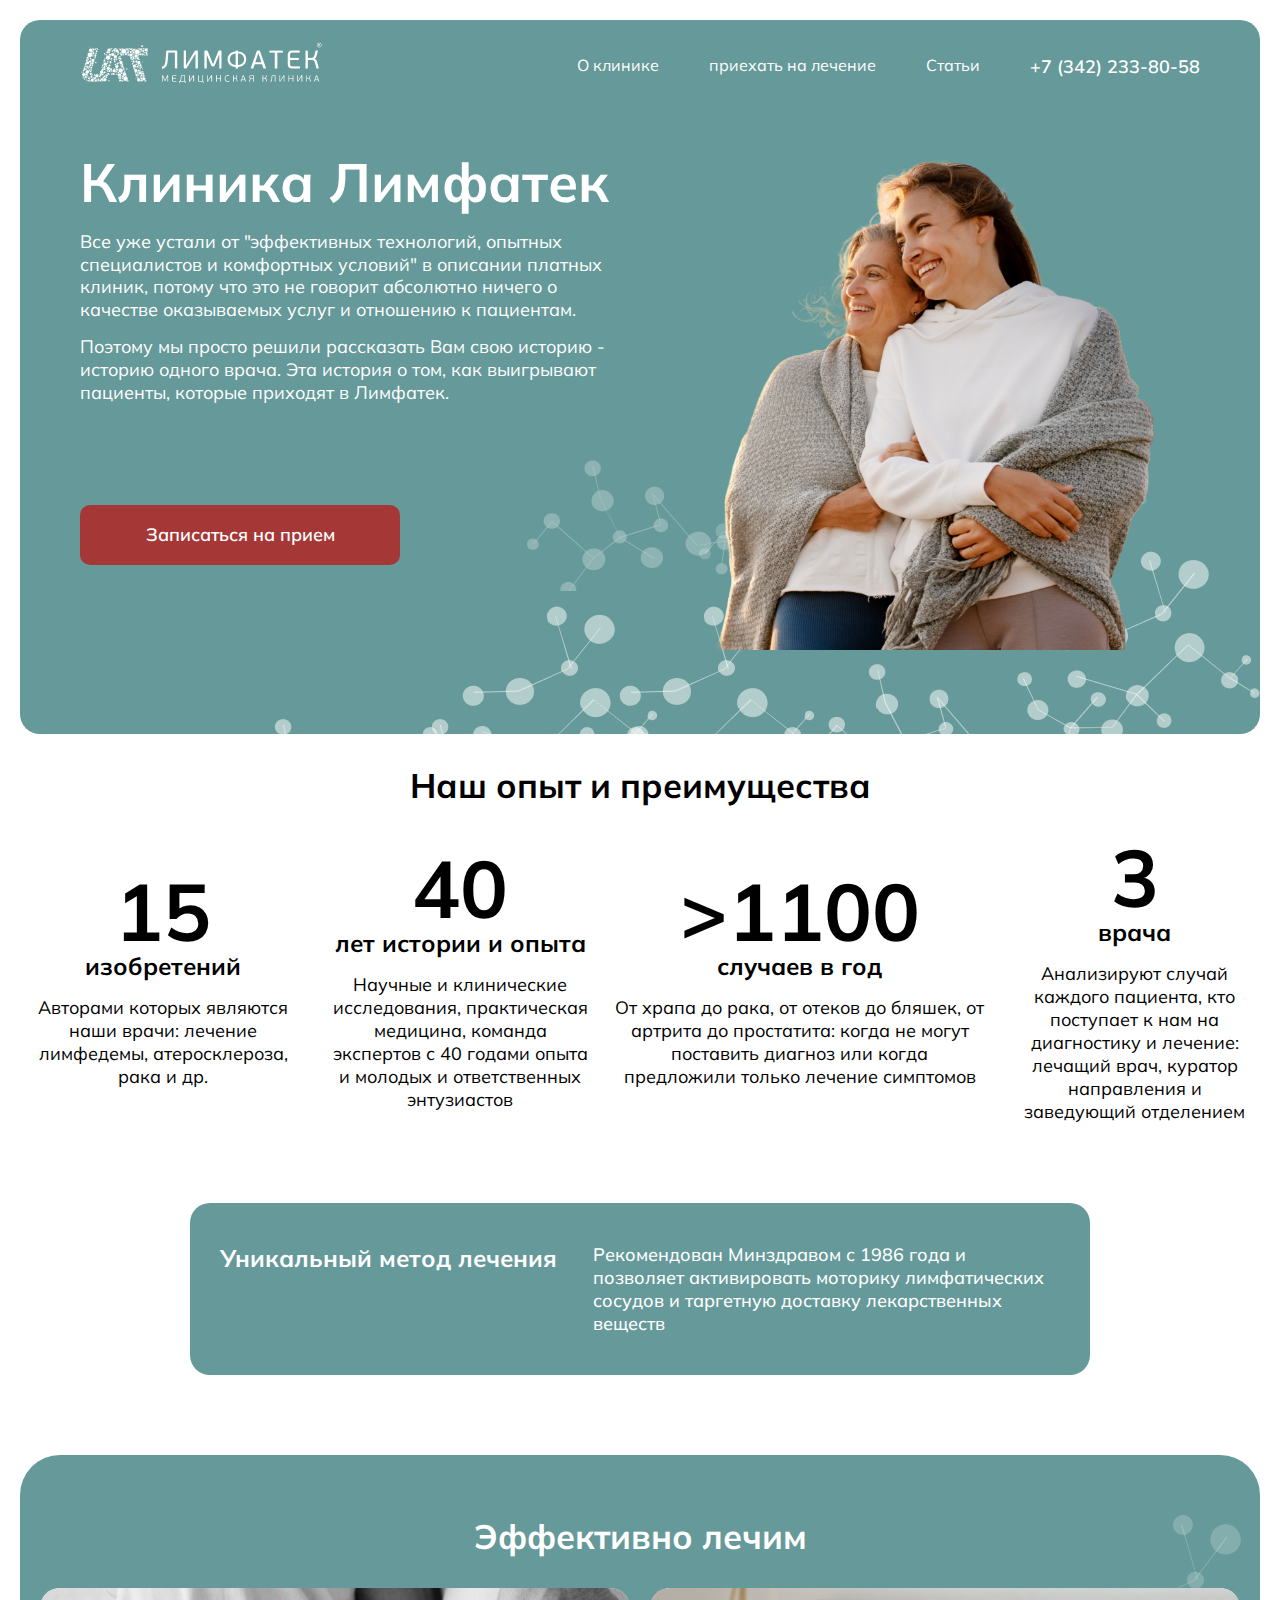
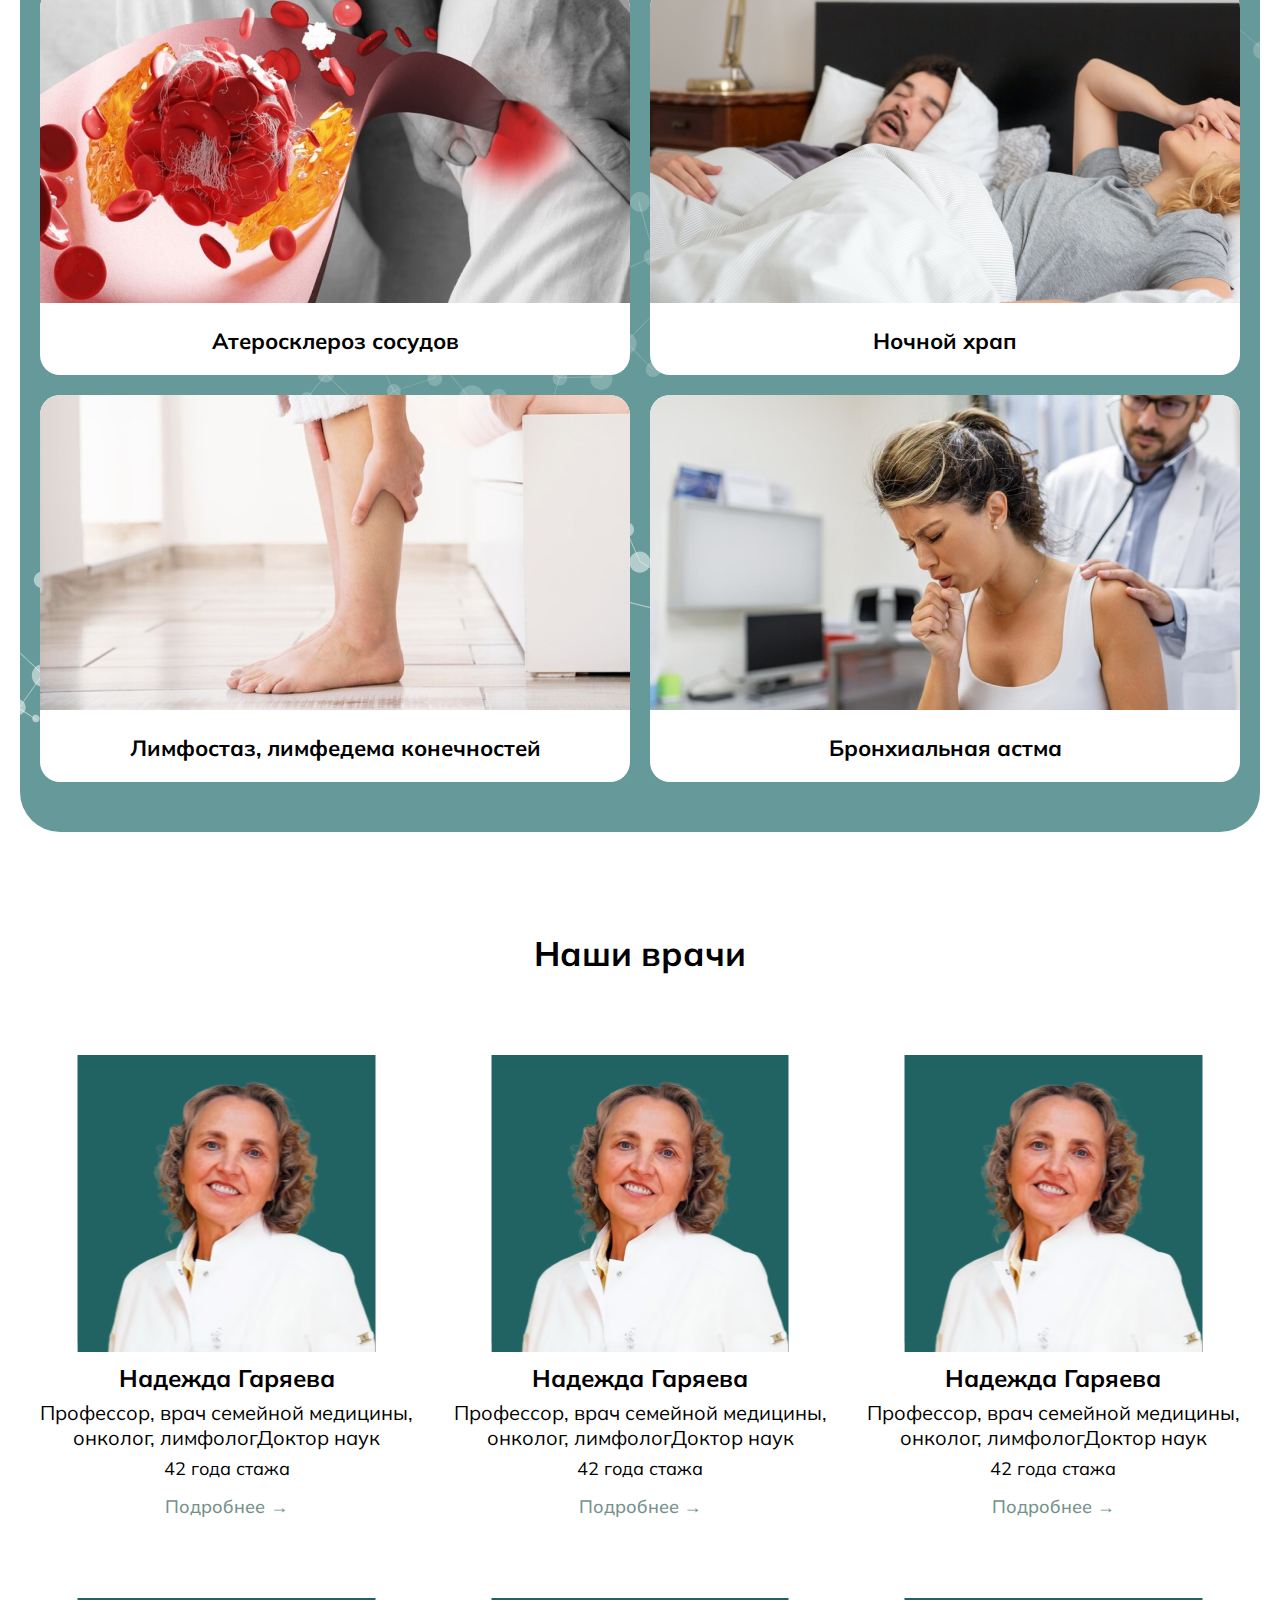
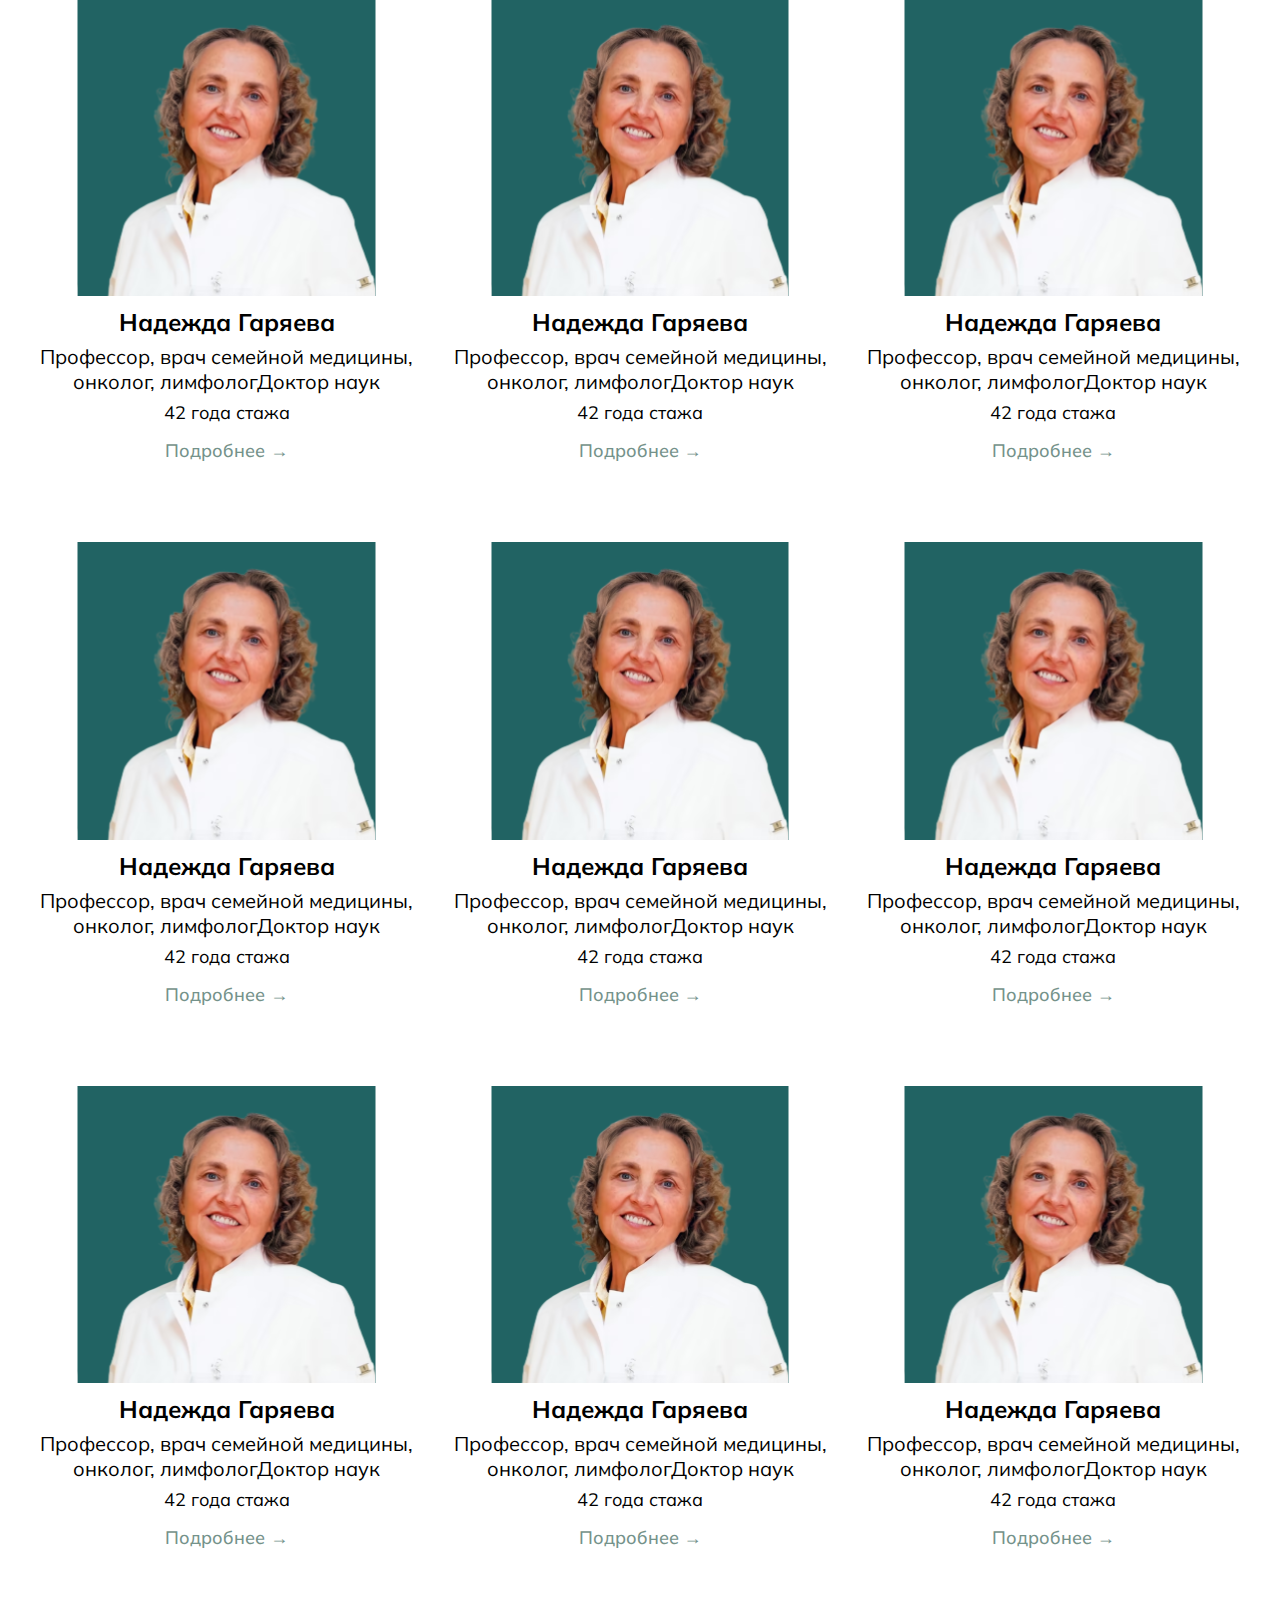
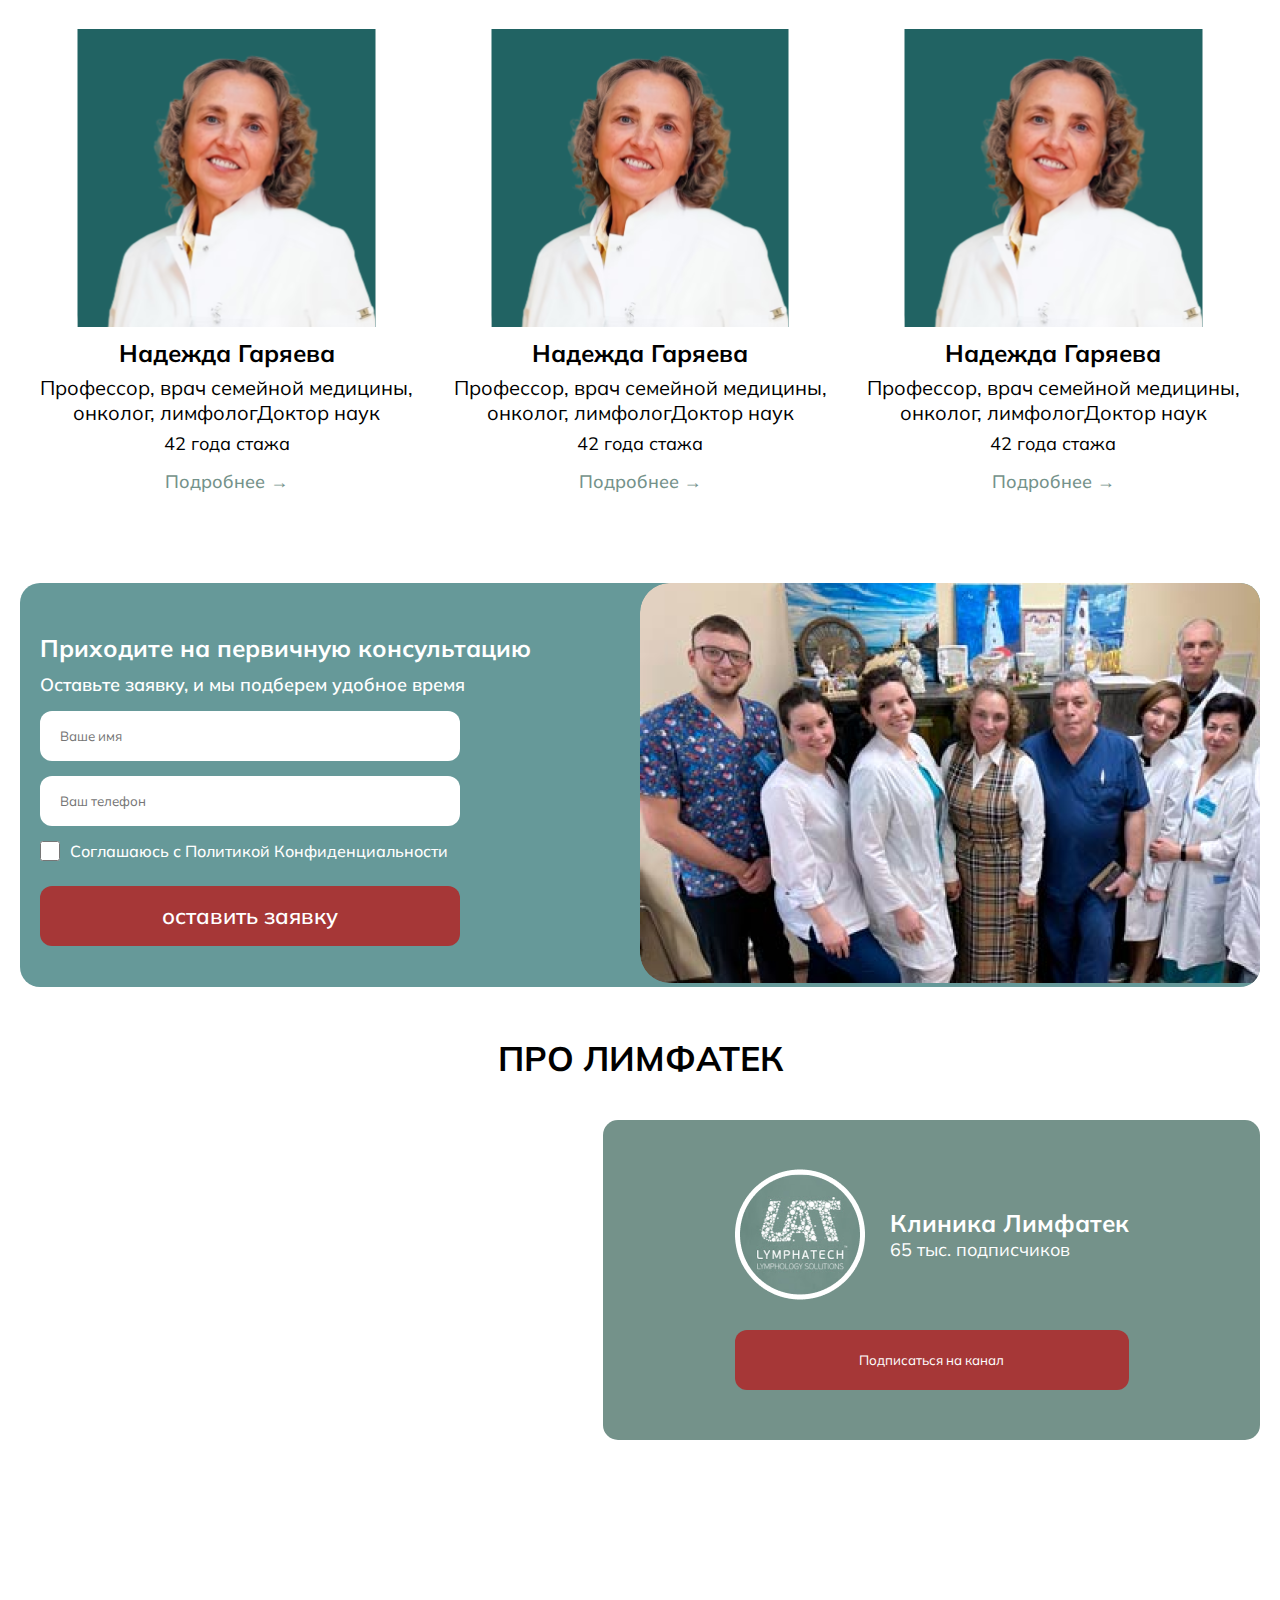
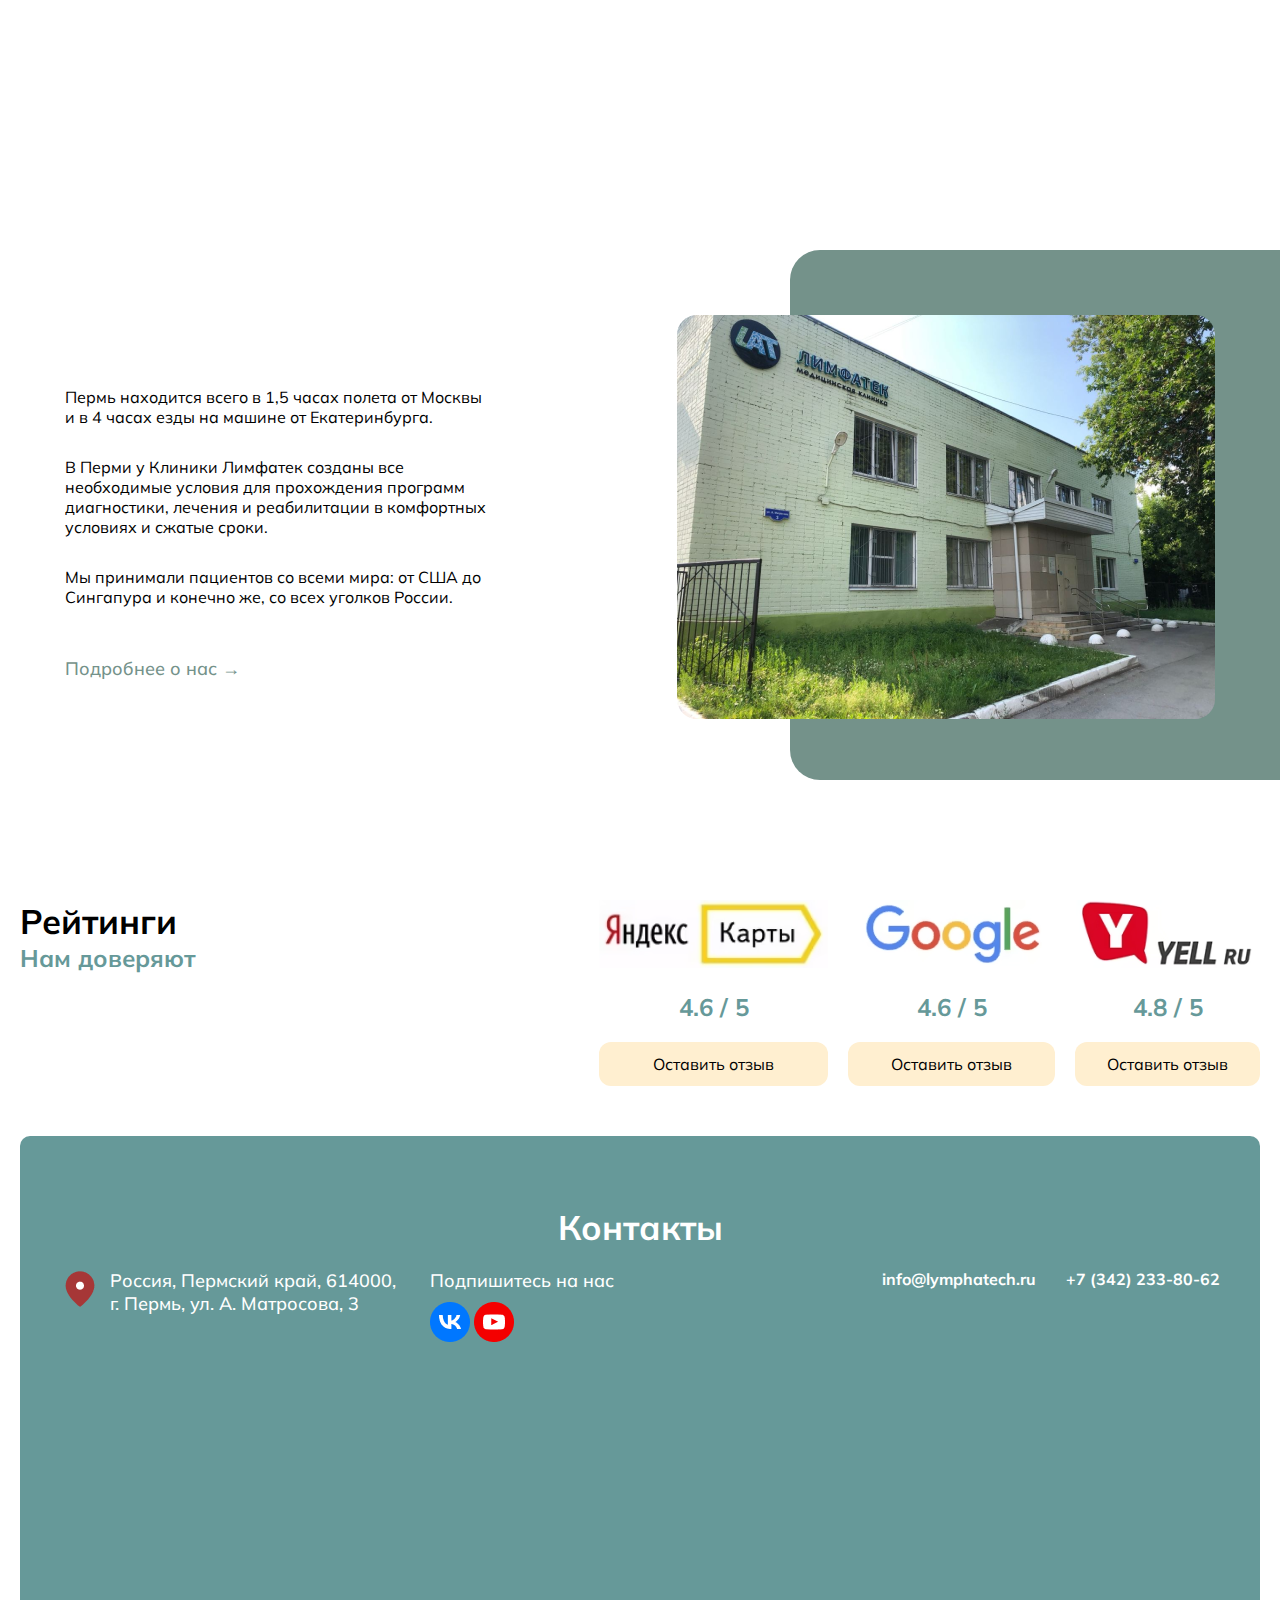
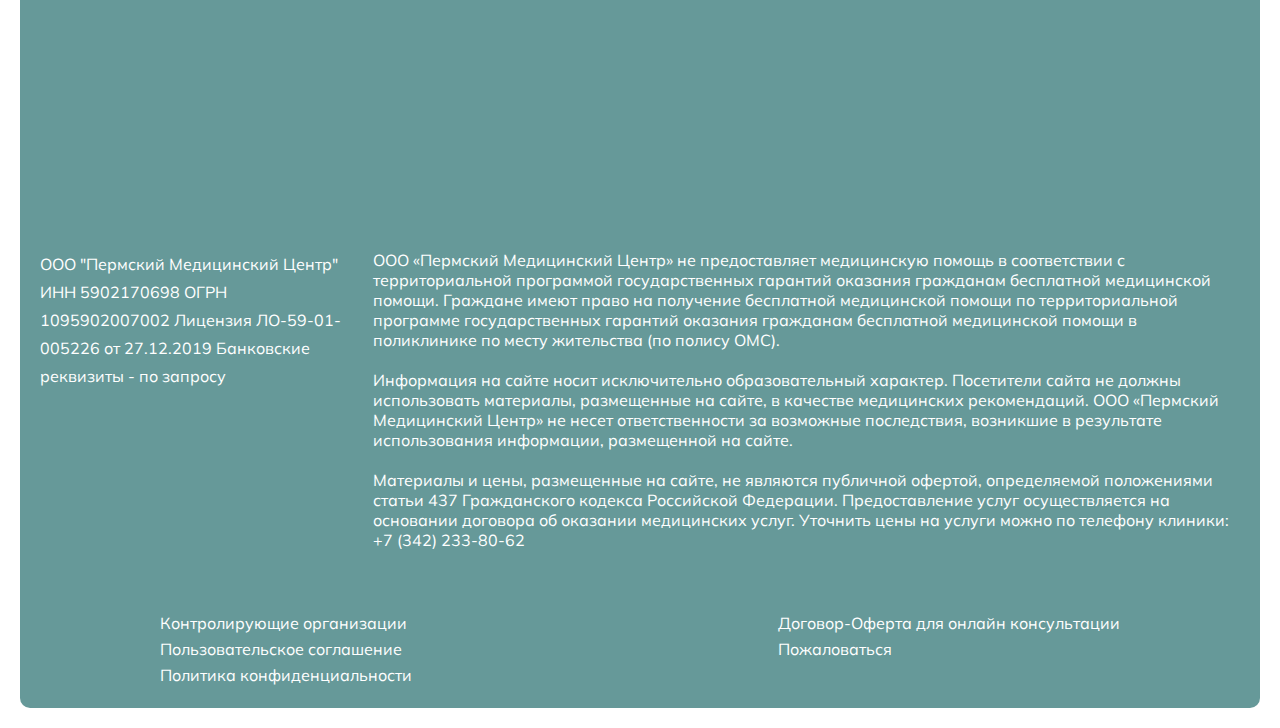
<file: index.html>
<!DOCTYPE html>
<html lang="en">

<head>
    <meta charset="UTF-8">
    <meta name="viewport" content="width=device-width, initial-scale=1.0">
    <title>Document</title>
    <link rel="stylesheet" href="./css/clinic.css">
    <link rel="stylesheet" href="./css/home.css">
    <link href="https://fonts.googleapis.com/css2?family=Mulish:ital,wght@0,200..1000;1,200..1000&display=swap"
        rel="stylesheet">
        <link href='https://unpkg.com/boxicons@2.1.4/css/boxicons.min.css' rel='stylesheet'>
</head>

<body>
    <div class="for_Homes_main">
        <div class="qora"></div>
        <div class="home_Top_header">
            <div class="group">
                <img class="i1" src="/img/Group4.png" alt="">
                <img class="i2" src="/img/Group (1).png" alt="">
                <img class="i3" src="/img/Group.png" alt="">
            </div>
            <div class="home_navbar">
                <div class="logo">
                    <img src="/img/logo (2) 1.png" alt="">
                </div>
                <div class="home_nav_links">
                    <p><a href="./html/homes.html">О клинике</a></p>
                    <p><a href="./html/home.html">приехать на лечение</a></p>
                    <p><a href="./html/atlero.html">Статьи</a></p>
                    <p><a href="tel::+7 (342) 233-80-58"><span>+7 (342) 233-80-58</span></a></p>
                </div>

                <div class="home_nav_links2">
                    <div class="logo2">
                        <img src="/img/logo (2) 1.png" alt="">
                    </div>
                    <div class="nav_linksIn">
                        <p><a href="./html/homes.html">О клинике</a></p>
                        <p><a href="./html/home.html">приехать на лечение</a></p>
                        <p><a href="./html/atlero.html">Статьи</a></p>
                        <p><a href="tel::+7 (342) 233-80-58"><span>+7 (342) 233-80-58</span></a></p>
                    </div>
                    <div class="home_top_left_btn">
                        <button>Записаться на прием</button>
                    </div>
                    <div class="close_icon">
                        <i id="close1" onclick="myFunction2()" class='bx bx-x'></i>
                    </div>
                </div>

                <div class="icon_container">
                    <i onclick="myFunction()" class='bx bx-menu'></i>
                </div>
            </div>

            <div class="home_top_headermin">
                <div class="home_top_left">
                    <h1>Клиника Лимфатек</h1>
                    <p>Все уже устали от "эффективных технологий, опытных специалистов и комфортных условий" в описании
                        платных клиник, потому что это не говорит абсолютно ничего о качестве оказываемых услуг и
                        отношению к пациентам.</p>
                    <p>Поэтому мы просто решили рассказать Вам свою историю - историю одного врача. Эта история о том,
                        как выигрывают пациенты, которые приходят в Лимфатек.</p>
                    <div class="home_top_left_btn">
                        <button>Записаться на прием</button>
                    </div>
                </div>
                <div class="home_top_right">
                    <img src="./img/front-view-smiley-womenф-at-beach 1 (1) 1.png" alt="">
                </div>
            </div>
        </div>

        <div class="what_title">
            <h3>Наш опыт и преимущества</h3>
            <div class="what_cards">
                <div class="what_card">
                    <h2>15</h2>
                    <h4>изобретений</h4>
                    <p>Авторами которых являются наши врачи: лечение лимфедемы, атеросклероза, рака и др.</p>
                </div>
                <div class="what_card">
                    <h2>40</h2>
                    <h4>лет истории и опыта</h4>
                    <p>Научные и клинические исследования, практическая медицина, команда экспертов с 40 годами опыта и
                        молодых и ответственных энтузиастов</p>
                </div>
                <div class="what_card">
                    <h2>>1100</h2>
                    <h4>случаев в год</h4>
                    <p>От храпа до рака, от отеков до бляшек, от артрита до простатита: когда не могут поставить диагноз
                        или когда предложили только лечение симптомов</p>
                </div>
                <div class="what_card">
                    <h2>3</h2>
                    <h4>врача</h4>
                    <p>Анализируют случай каждого пациента, кто поступает к нам на диагностику и лечение: лечащий врач,
                        куратор направления и заведующий отделением</p>
                </div>
            </div>
            <div class="for_metod_cards">
                <div class="for_metod_card1">
                    <h2>Уникальный метод лечения</h2>
                </div>
                <div class="for_metod_card2">
                    <h4>Рекомендован Минздравом с 1986 года и позволяет активировать моторику лимфатических сосудов и
                        таргетную доставку лекарственных веществ</h4>
                </div>
            </div>
        </div>

        <div class="lechim">
            <img class="for_left_border" src="./img/green_1.png" alt="">
            <img class="for_right_border" src="./img/green_2.png" alt="">
            <h2>Эффективно лечим</h2>
            <div class="for_lechim_images">
                <div class="for_images_lechim">
                    <img src="./img/Rectangle 371.png" alt="">
                    <h4>Атеросклероз сосудов</h4>
                </div>
                <div class="for_images_lechim">
                    <img src="./img/Rectangle 37 (1).png" alt="">
                    <h4>Ночной храп</h4>
                </div>
                <div class="for_images_lechim">
                    <img src="./img/Rectangle 37 (2).png" alt="">
                    <h4>Лимфостаз, лимфедема конечностей</h4>
                </div>
                <div class="for_images_lechim">
                    <img src="./img/Rectangle 37 (3).png" alt="">
                    <h4>Бронхиальная астма</h4>
                </div>
            </div>
        </div>

        <div class="for_cards_profile">
            <h1>Наши врачи</h1>
            <div class="for_profiles_cards">
                <div class="for_profiles_card">
                    <img src="../img/img.svg" alt="">
                    <h2>Надежда Гаряева</h2>
                    <p>Профессор, врач семейной медицины, онколог, лимфологДоктор наук</p>
                    <h3>42 года стажа</h3>
                    <h4>Подробнее →</h4>
                </div>
                <div class="for_profiles_card">
                    <img src="../img/img.svg" alt="">
                    <h2>Надежда Гаряева</h2>
                    <p>Профессор, врач семейной медицины, онколог, лимфологДоктор наук</p>
                    <h3>42 года стажа</h3>
                    <h4>Подробнее →</h4>
                </div>
                <div class="for_profiles_card">
                    <img src="../img/img.svg" alt="">
                    <h2>Надежда Гаряева</h2>
                    <p>Профессор, врач семейной медицины, онколог, лимфологДоктор наук</p>
                    <h3>42 года стажа</h3>
                    <h4>Подробнее →</h4>
                </div>
                <div class="for_profiles_card">
                    <img src="../img/img.svg" alt="">
                    <h2>Надежда Гаряева</h2>
                    <p>Профессор, врач семейной медицины, онколог, лимфологДоктор наук</p>
                    <h3>42 года стажа</h3>
                    <h4>Подробнее →</h4>
                </div>
                <div class="for_profiles_card">
                    <img src="../img/img.svg" alt="">
                    <h2>Надежда Гаряева</h2>
                    <p>Профессор, врач семейной медицины, онколог, лимфологДоктор наук</p>
                    <h3>42 года стажа</h3>
                    <h4>Подробнее →</h4>
                </div>
                <div class="for_profiles_card">
                    <img src="../img/img.svg" alt="">
                    <h2>Надежда Гаряева</h2>
                    <p>Профессор, врач семейной медицины, онколог, лимфологДоктор наук</p>
                    <h3>42 года стажа</h3>
                    <h4>Подробнее →</h4>
                </div>
                <div class="for_profiles_card">
                    <img src="../img/img.svg" alt="">
                    <h2>Надежда Гаряева</h2>
                    <p>Профессор, врач семейной медицины, онколог, лимфологДоктор наук</p>
                    <h3>42 года стажа</h3>
                    <h4>Подробнее →</h4>
                </div>
                <div class="for_profiles_card">
                    <img src="../img/img.svg" alt="">
                    <h2>Надежда Гаряева</h2>
                    <p>Профессор, врач семейной медицины, онколог, лимфологДоктор наук</p>
                    <h3>42 года стажа</h3>
                    <h4>Подробнее →</h4>
                </div>
                <div class="for_profiles_card">
                    <img src="../img/img.svg" alt="">
                    <h2>Надежда Гаряева</h2>
                    <p>Профессор, врач семейной медицины, онколог, лимфологДоктор наук</p>
                    <h3>42 года стажа</h3>
                    <h4>Подробнее →</h4>
                </div>
                <div class="for_profiles_card">
                    <img src="../img/img.svg" alt="">
                    <h2>Надежда Гаряева</h2>
                    <p>Профессор, врач семейной медицины, онколог, лимфологДоктор наук</p>
                    <h3>42 года стажа</h3>
                    <h4>Подробнее →</h4>
                </div>
                <div class="for_profiles_card">
                    <img src="../img/img.svg" alt="">
                    <h2>Надежда Гаряева</h2>
                    <p>Профессор, врач семейной медицины, онколог, лимфологДоктор наук</p>
                    <h3>42 года стажа</h3>
                    <h4>Подробнее →</h4>
                </div>
                <div class="for_profiles_card">
                    <img src="../img/img.svg" alt="">
                    <h2>Надежда Гаряева</h2>
                    <p>Профессор, врач семейной медицины, онколог, лимфологДоктор наук</p>
                    <h3>42 года стажа</h3>
                    <h4>Подробнее →</h4>
                </div>
                <div class="for_profiles_card">
                    <img src="../img/img.svg" alt="">
                    <h2>Надежда Гаряева</h2>
                    <p>Профессор, врач семейной медицины, онколог, лимфологДоктор наук</p>
                    <h3>42 года стажа</h3>
                    <h4>Подробнее →</h4>
                </div>
                <div class="for_profiles_card">
                    <img src="../img/img.svg" alt="">
                    <h2>Надежда Гаряева</h2>
                    <p>Профессор, врач семейной медицины, онколог, лимфологДоктор наук</p>
                    <h3>42 года стажа</h3>
                    <h4>Подробнее →</h4>
                </div>
                <div class="for_profiles_card">
                    <img src="../img/img.svg" alt="">
                    <h2>Надежда Гаряева</h2>
                    <p>Профессор, врач семейной медицины, онколог, лимфологДоктор наук</p>
                    <h3>42 года стажа</h3>
                    <h4>Подробнее →</h4>
                </div>
            </div>
        </div>

        <div class="consultatsiya">
            <div id="for_first_consul" class="for_first_consul">
                <h2>Приходите на первичную консультацию</h2>
                <h3>Оставьте заявку, и мы подберем удобное время</h3>
                <input type="text" placeholder="Ваше имя">
                <input type="text" placeholder="Ваш телефон">
                <div class="flex_checkbox">
                    <input type="checkbox">
                    <h4>Соглашаюсь с Политикой Конфиденциальности</h4>
                </div>
                <button>оставить заявку</button>
            </div>
            <div class="for_first_consul">
                <img src="./img/image 110 (1).png" alt="">
            </div>
        </div>

        <div class="for_pro_limfatek">
            <h3>ПРО ЛИМФАТЕК</h3>
            <div class="for_youtube_videos">
                <iframe src="https://www.youtube.com/embed/ESFCWnEq1E0"
                    title="Доктор медицинских наук - Надежда Александровна Гаряева. Главный врач клиники Лимфатек. г.Пермь."
                    frameborder="0"
                    allow="accelerometer; autoplay; clipboard-write; encrypted-media; gyroscope; picture-in-picture; web-share"
                    allowfullscreen></iframe>
                <div class="videos_green_div">
                    <div class="for_cen_videos">
                        <div class="for_profiles">
                            <img src="./img/image 108.png" alt="">
                            <div class="for_blokcs">
                                <h3>Клиника Лимфатек</h3>
                                <h4>65 тыс. подписчиков</h4>
                            </div>
                        </div>
                        <button>Подписаться на канал</button>
                    </div>
                </div>
                <iframe src="https://www.youtube.com/embed/58CP3-32ytw"
                    title="Полимиозит, нейропатия, Сovid. Есть ли связь?" frameborder="0"
                    allow="accelerometer; autoplay; clipboard-write; encrypted-media; gyroscope; picture-in-picture; web-share"
                    allowfullscreen></iframe>
                <iframe src="https://www.youtube.com/embed/39wKqff-cAA"
                    title="Врач онколог Вадим Иванов о лечении рака молочной железы" frameborder="0"
                    allow="accelerometer; autoplay; clipboard-write; encrypted-media; gyroscope; picture-in-picture; web-share"
                    allowfullscreen></iframe>
            </div>
        </div>
        <div class="for_posution_limfatek">
            <div class="pro_limfatek_abouts">
                <div class="pro_limfatek_about">
                    <p>Пермь находится всего в 1,5 часах полета от Москвы и в 4 часах езды на машине от Екатеринбурга.
                    </p>

                    <p> В Перми у Клиники Лимфатек созданы все необходимые условия для прохождения программ диагностики,
                        лечения и реабилитации в комфортных условиях и сжатые сроки. </p>

                    <p>Мы принимали пациентов со всеми мира: от США до Сингапура и конечно же, со всех уголков России.
                    </p>
                    <h3>Подробнее о нас →</h3>
                </div>
                <div class="pro_limfatek_about">
                    <div class="for_media_greens">
                        <img src="./img/image 167.png" alt="">
                    </div>
                    <div class="for_about_card">

                    </div>
                </div>
            </div>
        </div>

        <div class="for_reytings">
            <div class="first_reyt_card">
                <h2>Рейтинги</h2>
                <h3>Нам доверяют</h3>
            </div>
            <div class="second_reyt_cards">
                <div class="second_reyt_card">
                    <img src="./img/image 110 (2).png" alt="">
                    <h4>4.6 / 5</h4>
                    <button>Оставить отзыв</button>
                </div>
                <div class="second_reyt_card">
                    <img src="./img/image 111.png" alt="">
                    <h4>4.6 / 5</h4>
                    <button>Оставить отзыв</button>
                </div>
                <div class="second_reyt_card">
                    <img src="./img/image 112.png" alt="">
                    <h4>4.8 / 5</h4>
                    <button>Оставить отзыв</button>
                </div>
            </div>
        </div>

        <div class="contacts_div">
            <h1>Контакты</h1>
            
            <div class="locations_divs">
                <div class="for_df_1">
                <div class="locations_div">
                    <img class="local_img_1" style="margin-right: 10px;" src="./img/map-pin.png" alt="">
                    <h3>Россия, Пермский край, 614000, г. Пермь, ул. А. Матросова, 3</h3>
                </div>
                <div class="locations_div1">
                    <h3>Подпишитесь на нас</h3>
                    <img src="./img/socials.png" alt="">
                    <img src="./img/socials (1).png" alt="">
                </div>
                </div>
                <div class="for_df_2">
                    <h4>info@lymphatech.ru</h4>
                <h4>+7 (342) 233-80-62</h4>
                </div>
                
            </div>
            <iframe src="https://www.google.com/maps/embed?pb=!1m18!1m12!1m3!1d2113.542698196836!2d56.209827376563254!3d58.01251121572162!2m3!1f0!2f0!3f0!3m2!1i1024!2i768!4f13.1!3m3!1m2!1s0x43e8c73d42cee9b5%3A0x8984b15b58a1927c!2z0JrQu9C40L3QuNC60LAg0JvQuNC80YTQsNGC0LXQuiB8IEx5bXBoYXRlY2ggQ2xpbmlj!5e0!3m2!1sru!2s!4v1709627436826!5m2!1sru!2s" width="100%" height="400" style="border:0;" allowfullscreen="" loading="lazy" referrerpolicy="no-referrer-when-downgrade"></iframe>
            <div class="for_contact_texts">
                <p class="first_texts_p">ООО "Пермский Медицинский Центр"
                    ИНН 5902170698
                    ОГРН 1095902007002
                    Лицензия ЛО-59-01-005226 от 27.12.2019
                    Банковские реквизиты - по запросу</p>
                    <div class="for_texts_blocks">
                    <p>ООО «Пермский Медицинский Центр» не предоставляет медицинскую помощь в соответствии с территориальной программой государственных гарантий оказания гражданам бесплатной медицинской помощи. Граждане имеют право на получение бесплатной медицинской помощи по территориальной программе государственных гарантий оказания гражданам бесплатной медицинской помощи в поликлинике по месту жительства (по полису ОМС).</p>
                       <p> Информация на сайте носит исключительно образовательный характер. Посетители сайта не должны использовать материалы, размещенные на сайте, в качестве медицинских рекомендаций. ООО «Пермский Медицинский Центр» не несет ответственности за возможные последствия, возникшие в результате использования информации, размещенной на сайте.</p>
                       <p> Материалы и цены, размещенные на сайте, не являются публичной офертой, определяемой положениями статьи 437 Гражданского кодекса Российской Федерации. Предоставление услуг осуществляется на основании договора об оказании медицинских услуг. Уточнить цены на услуги можно по телефону клиники:  +7 (342) 233-80-62</p>
                       </div>
                    </div>
                    <div class="for_footer_end">
                        <div class="for_first_footer">
                            <p>Контролирующие организации</p>

                                <p>Пользовательское соглашение</p>
                                
                                <p>Политика конфиденциальности</p>
                        </div>
                        <div class="for_first_footer">
                            <p>Договор-Оферта для онлайн консультации</p>

                                <p>Пожаловаться</p>
                        </div>
                    </div>
        </div>
    </div>
    <script>
        function myFunction() {
          document.querySelector(".home_nav_links2").style = "position: fixed; top: 0; right: 0; transition: 0.5s;"
          document.querySelector(".qora").style = "display:flex;"
        }

        function myFunction2() {
          document.querySelector(".home_nav_links2").style = "position: fixed; top: 0; right: -800px; transition: 1s;"
          document.querySelector(".qora").style = "display:none;"
        }
    </script>
</body>

</html>
</file>
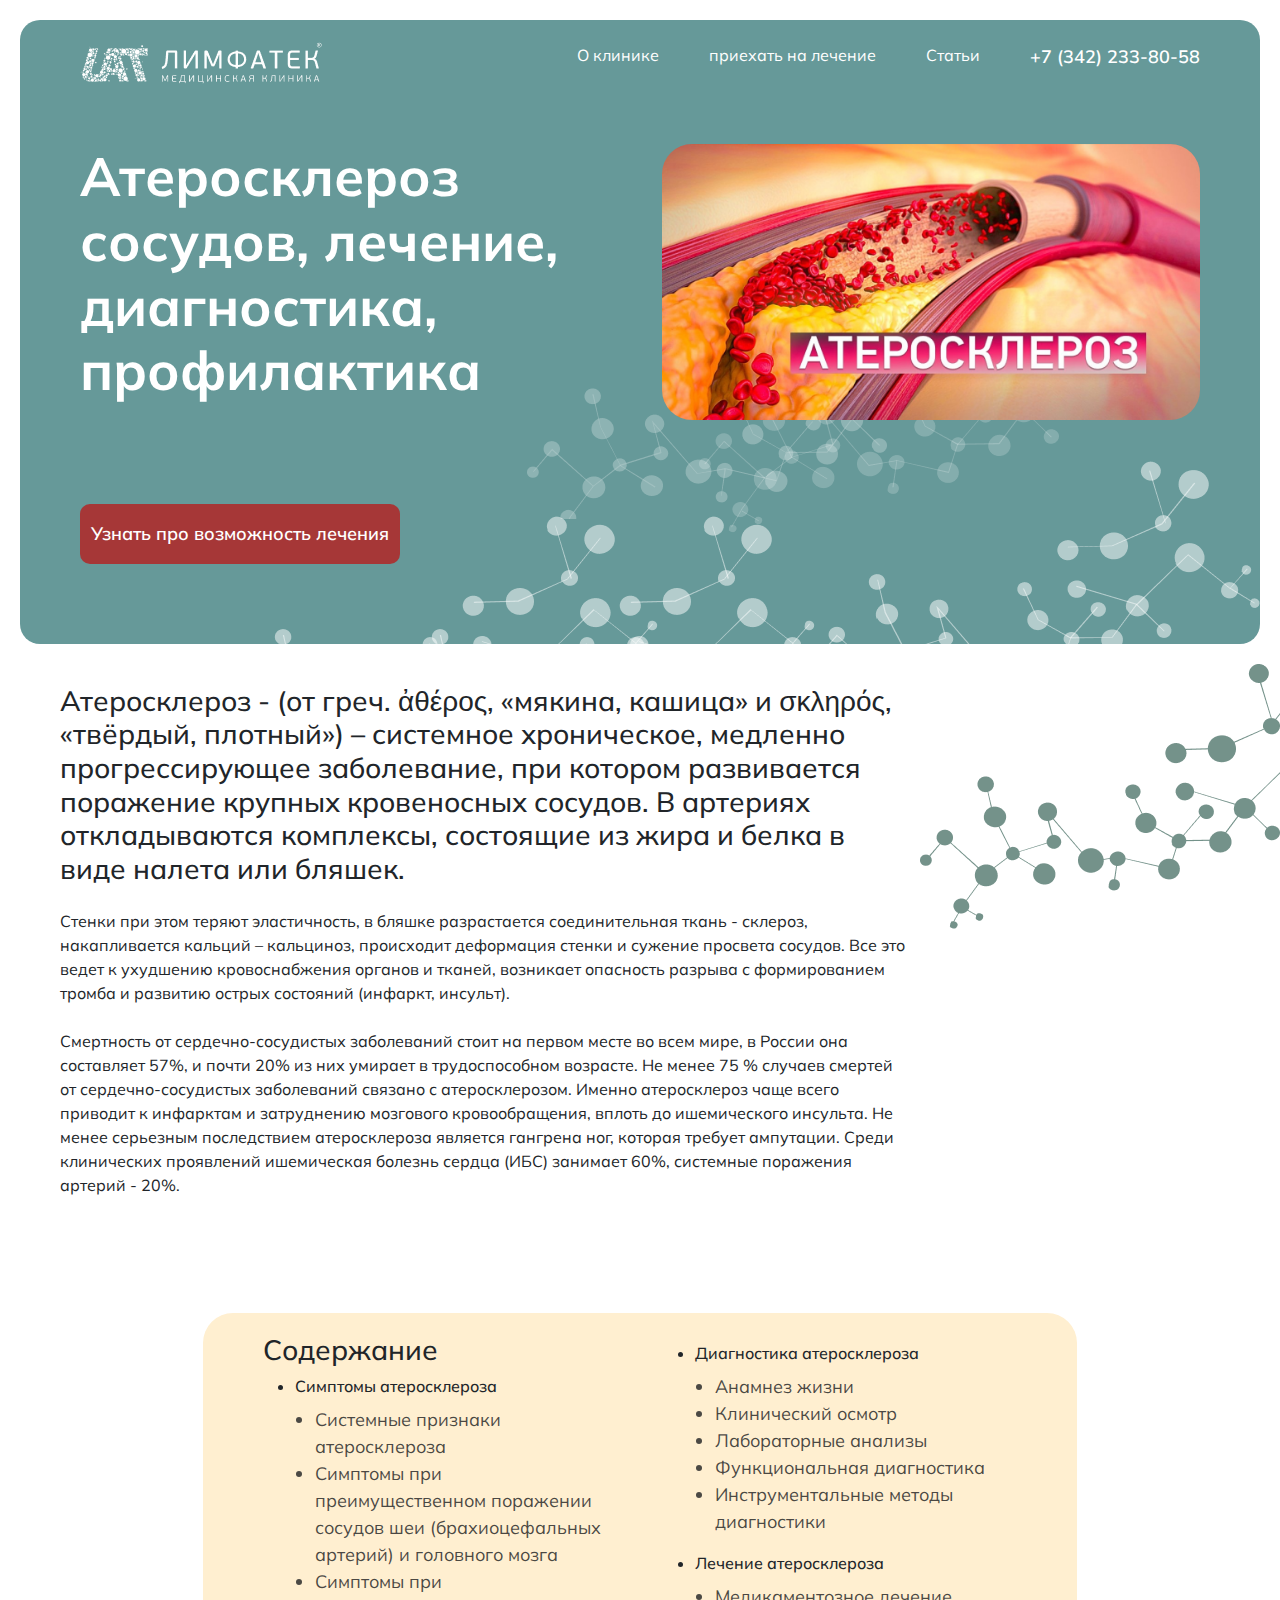
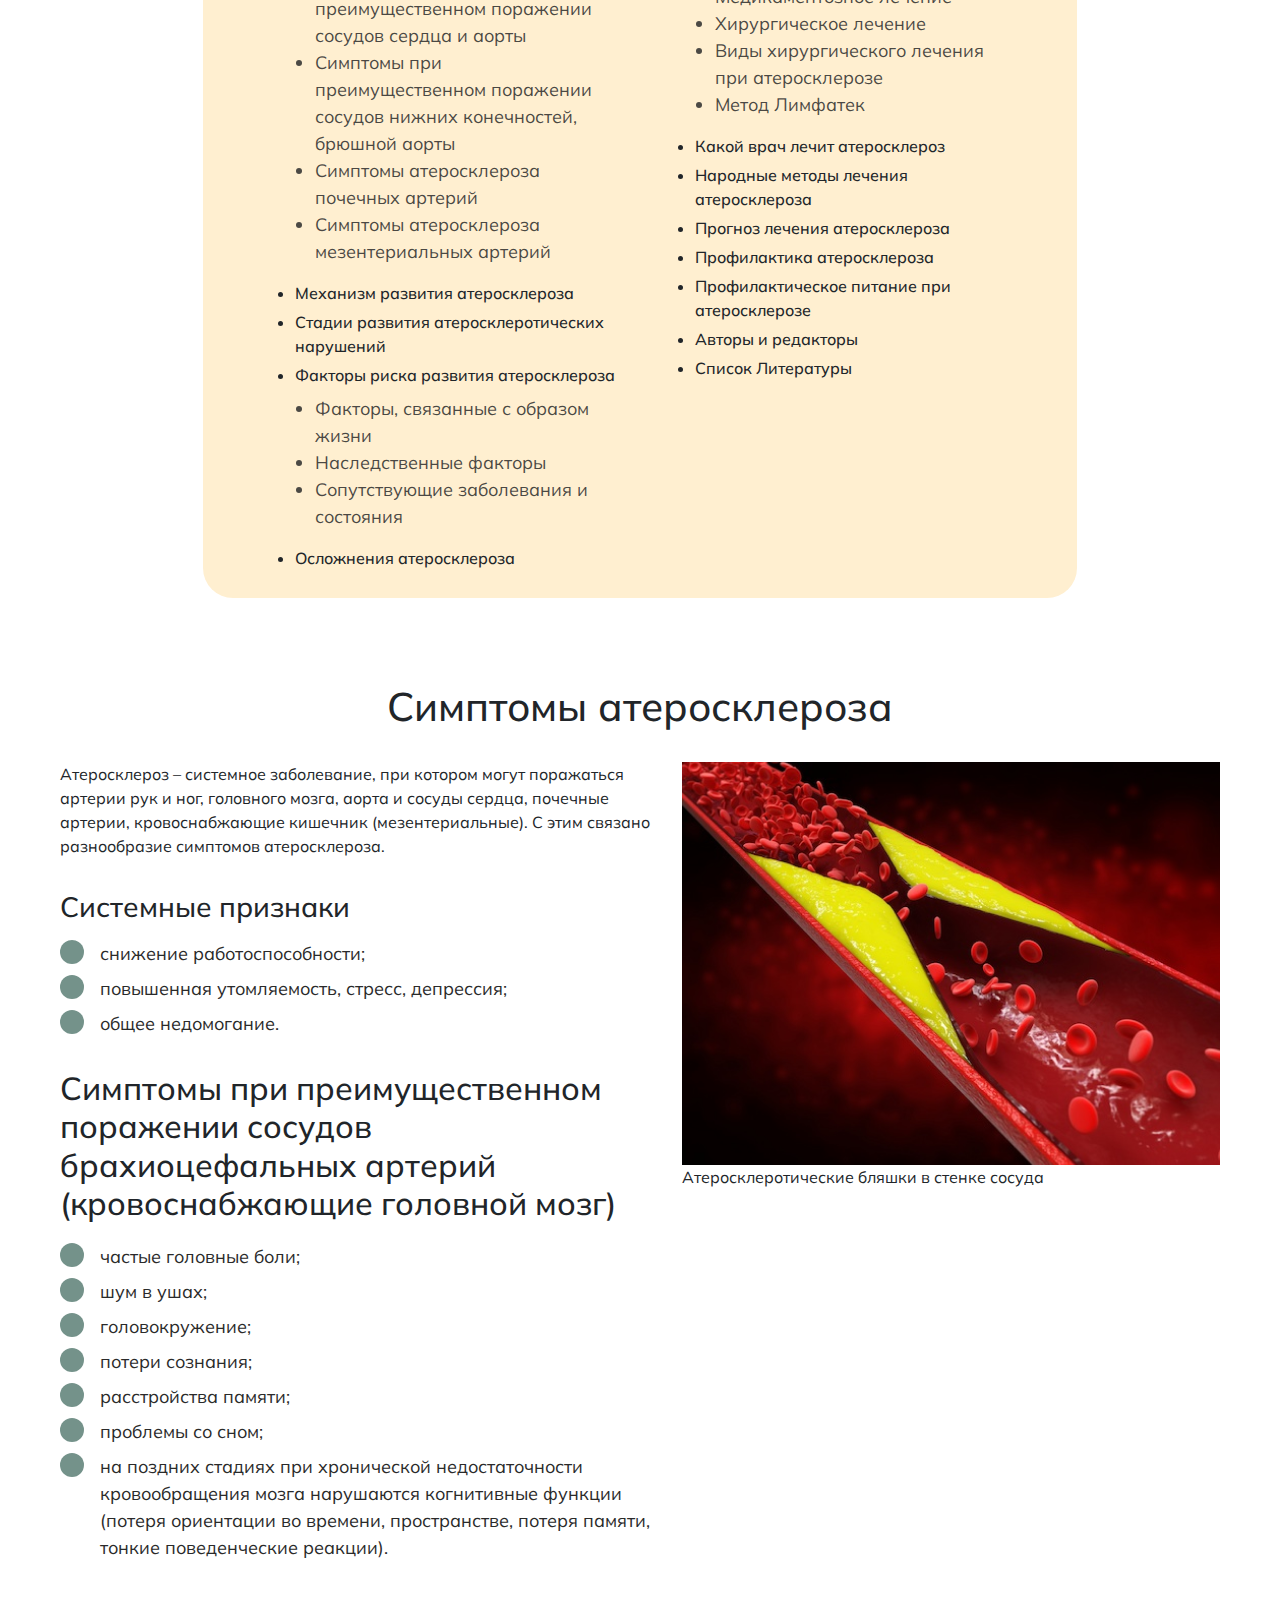
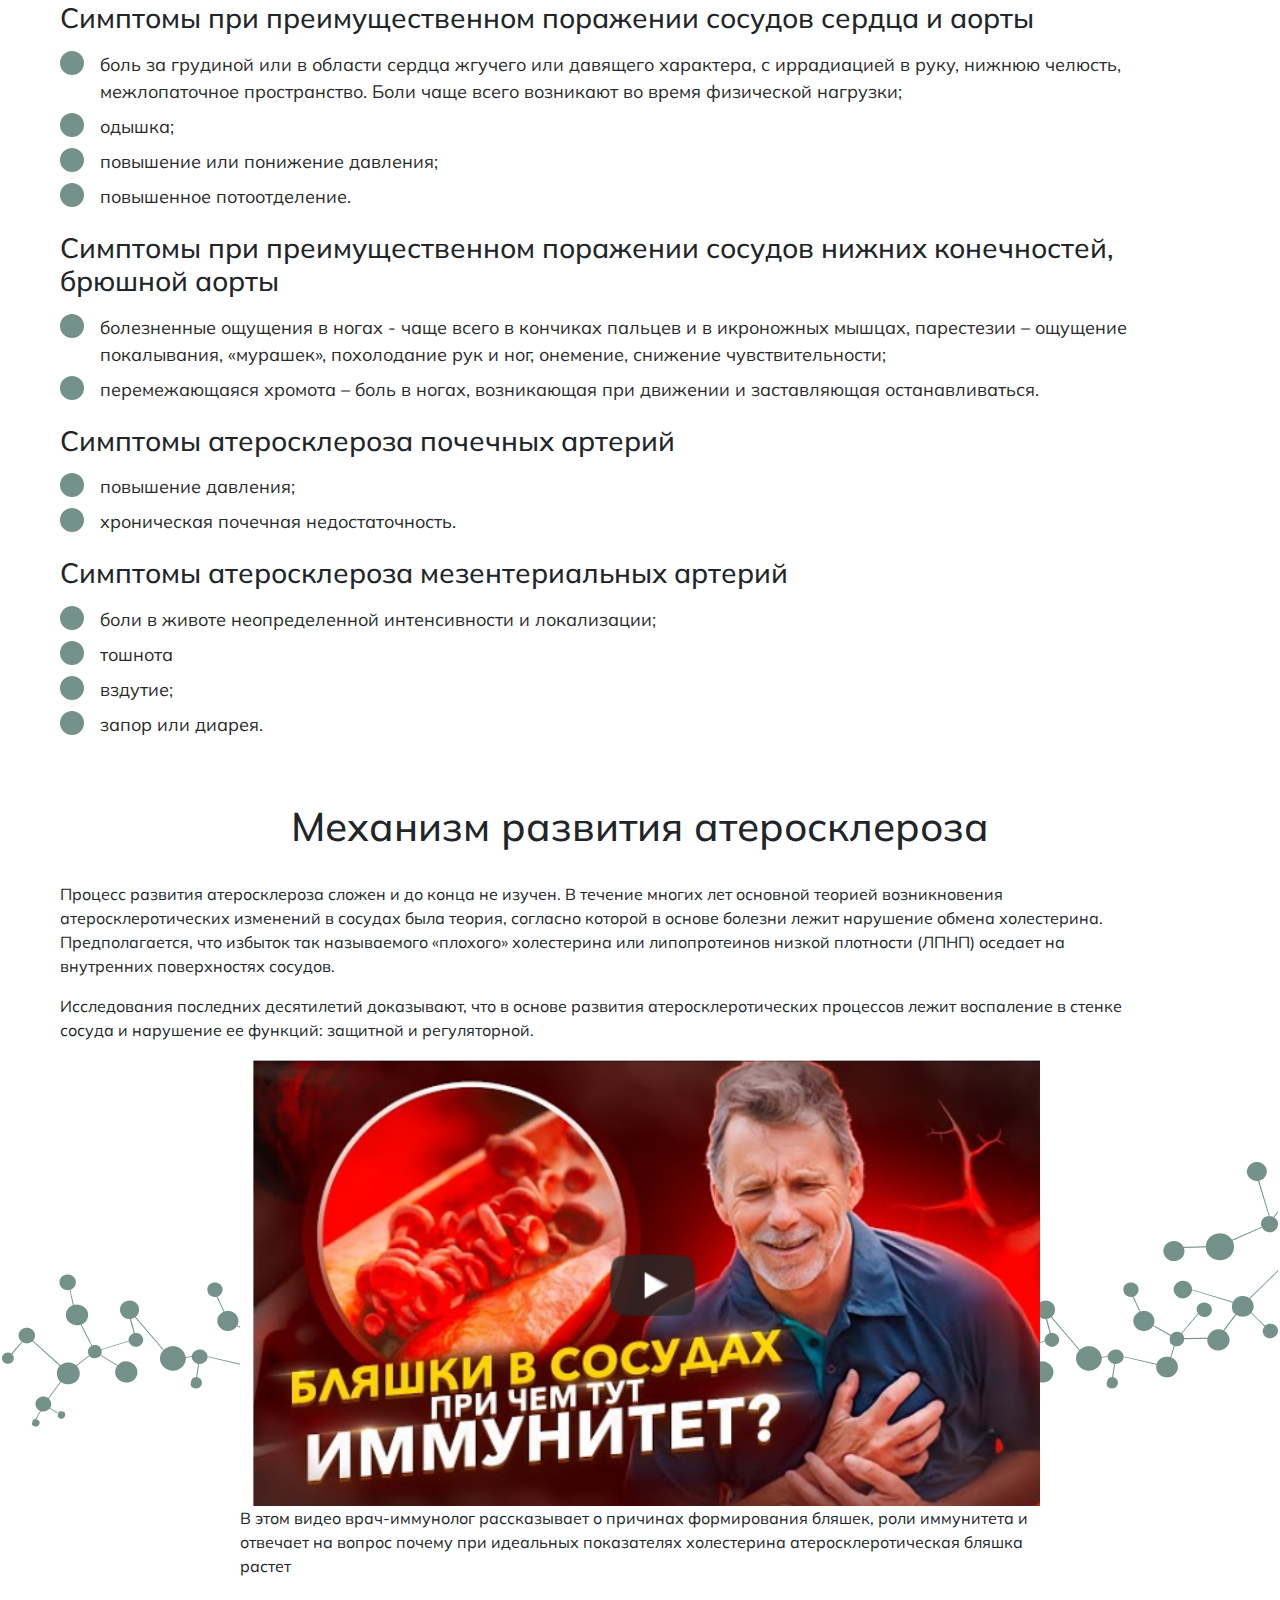
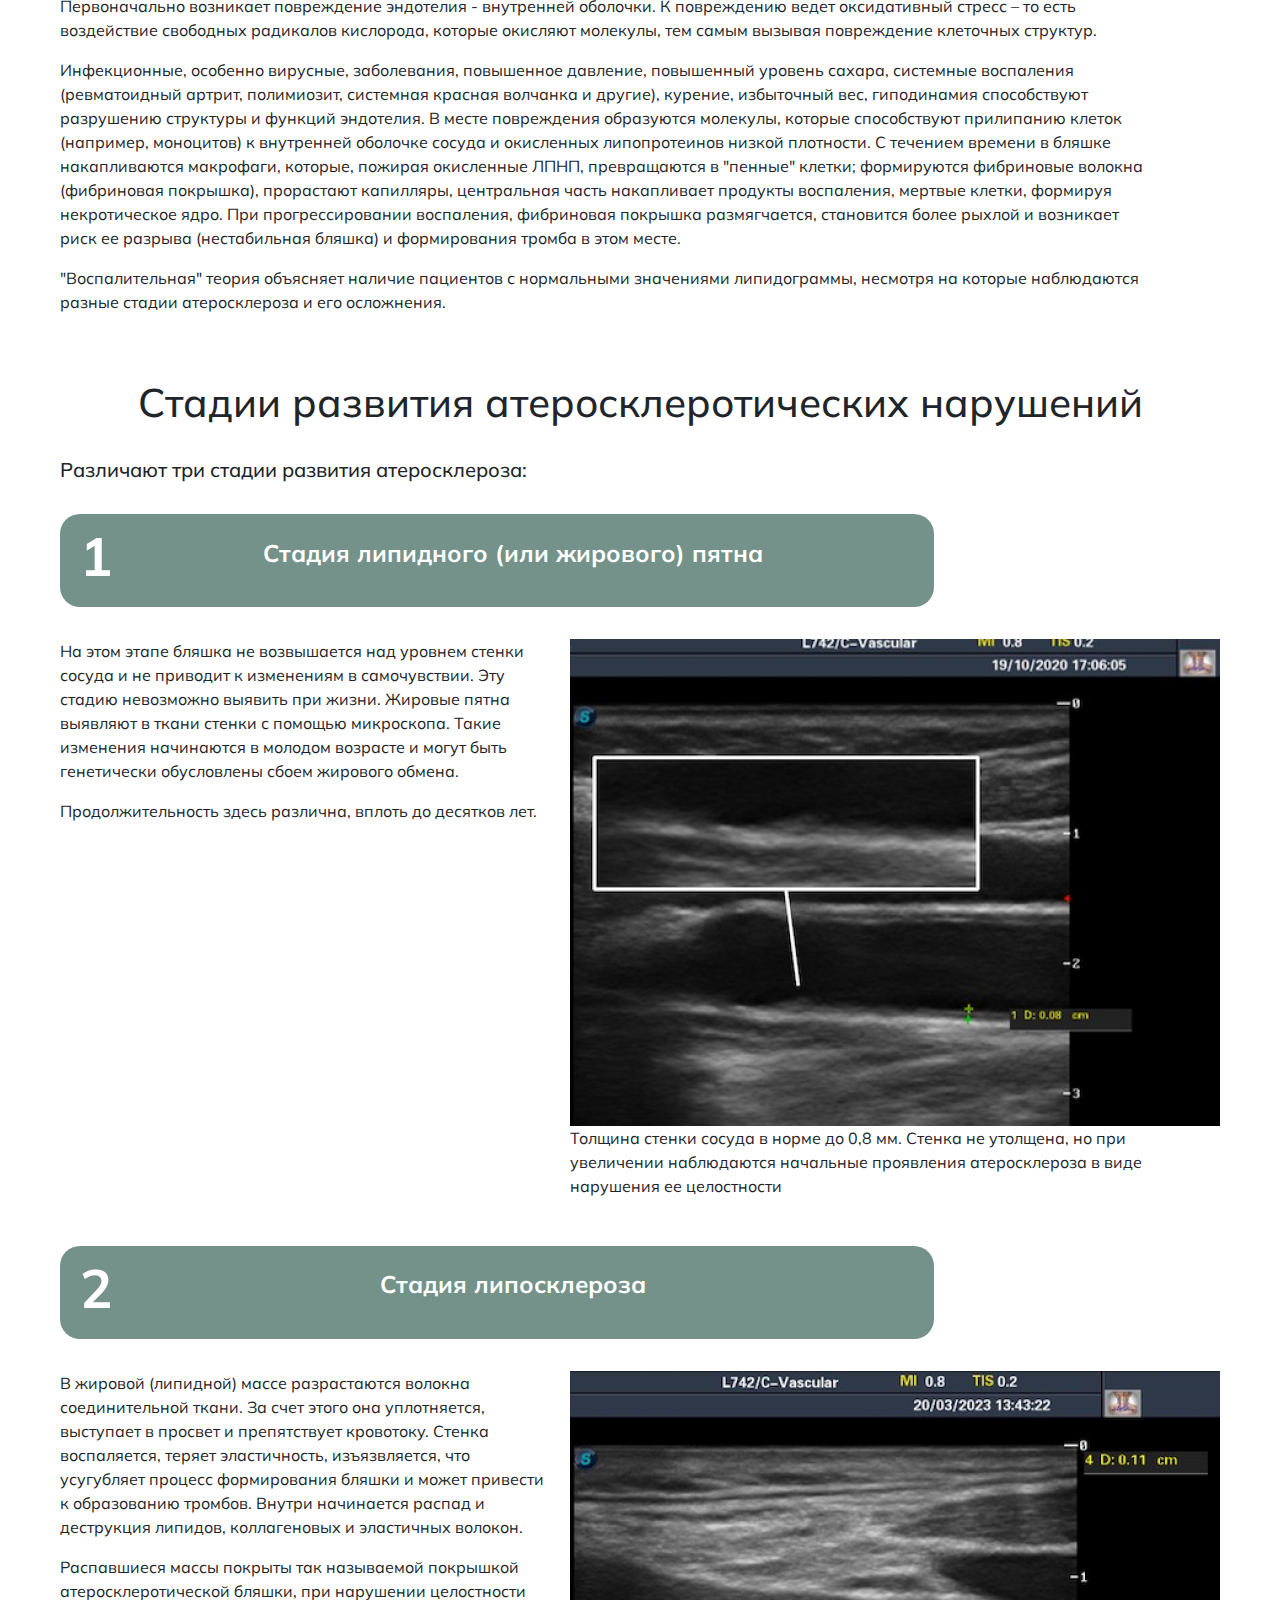
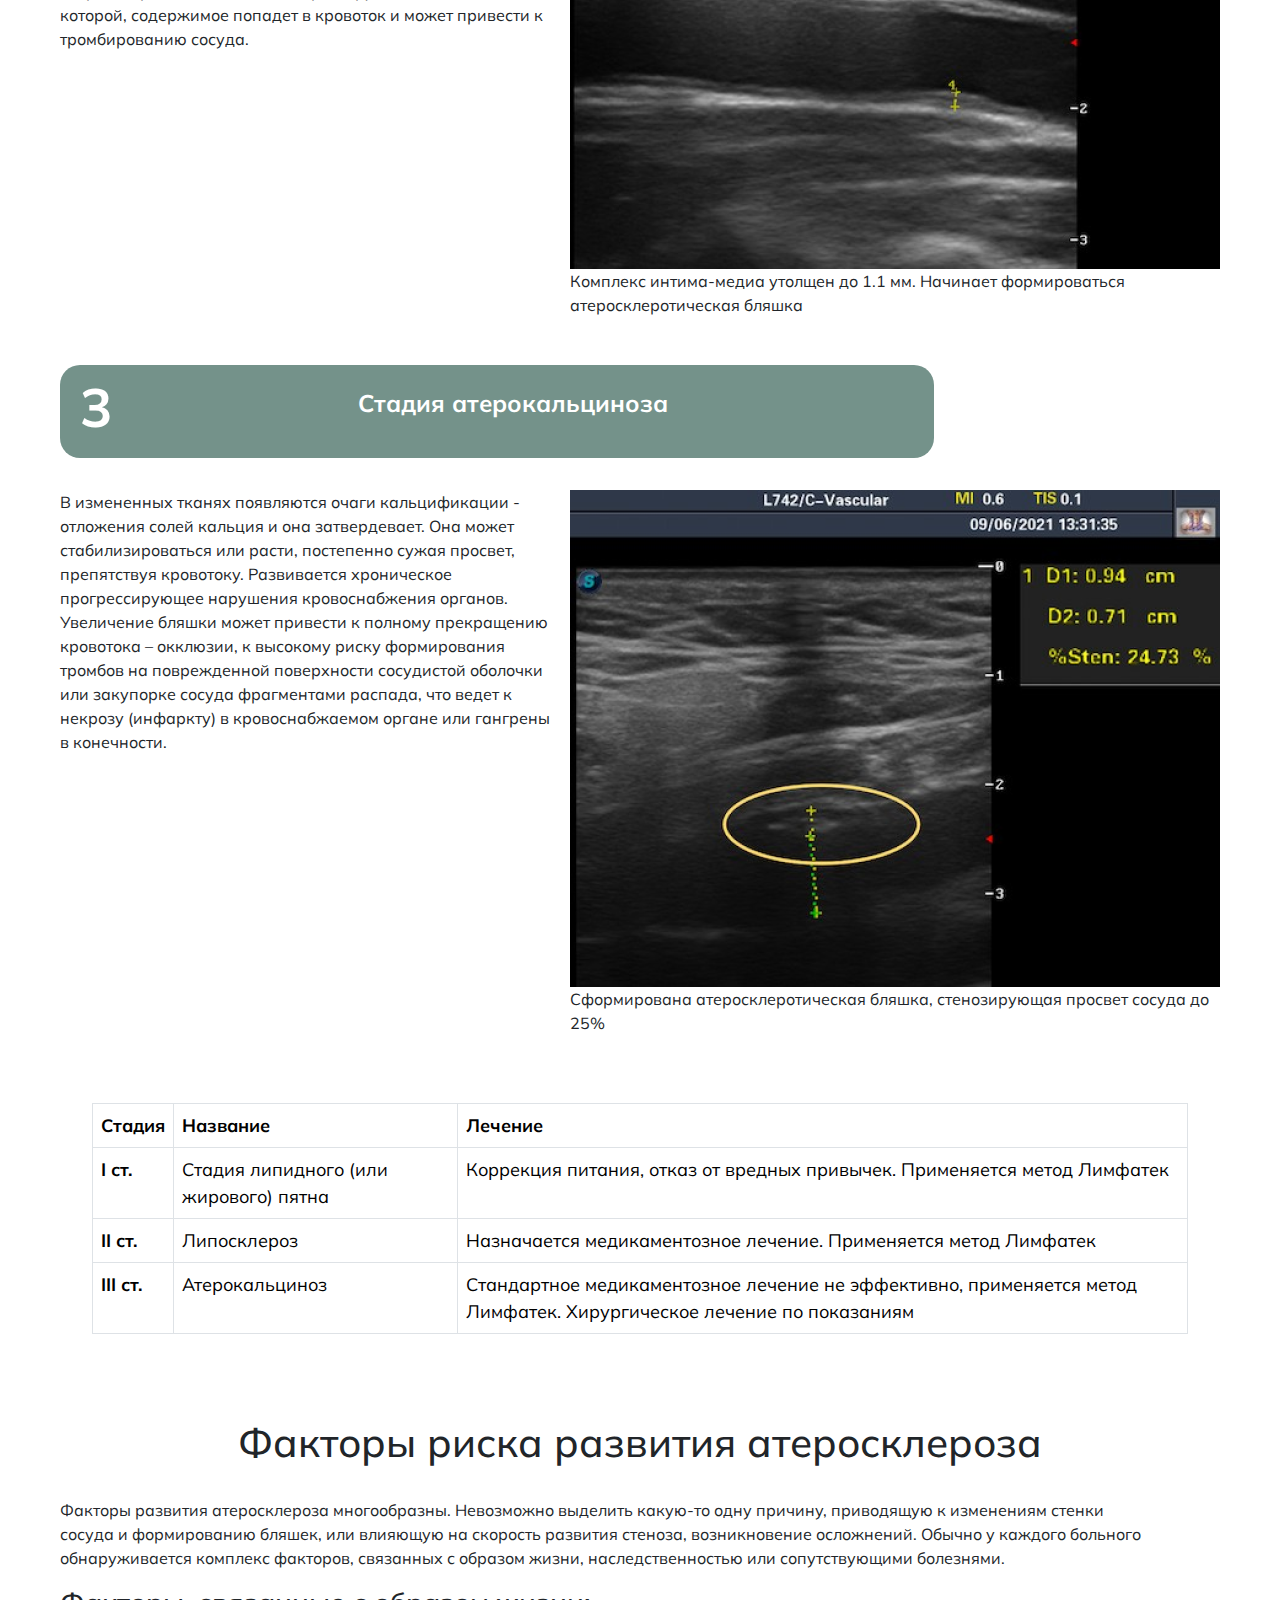
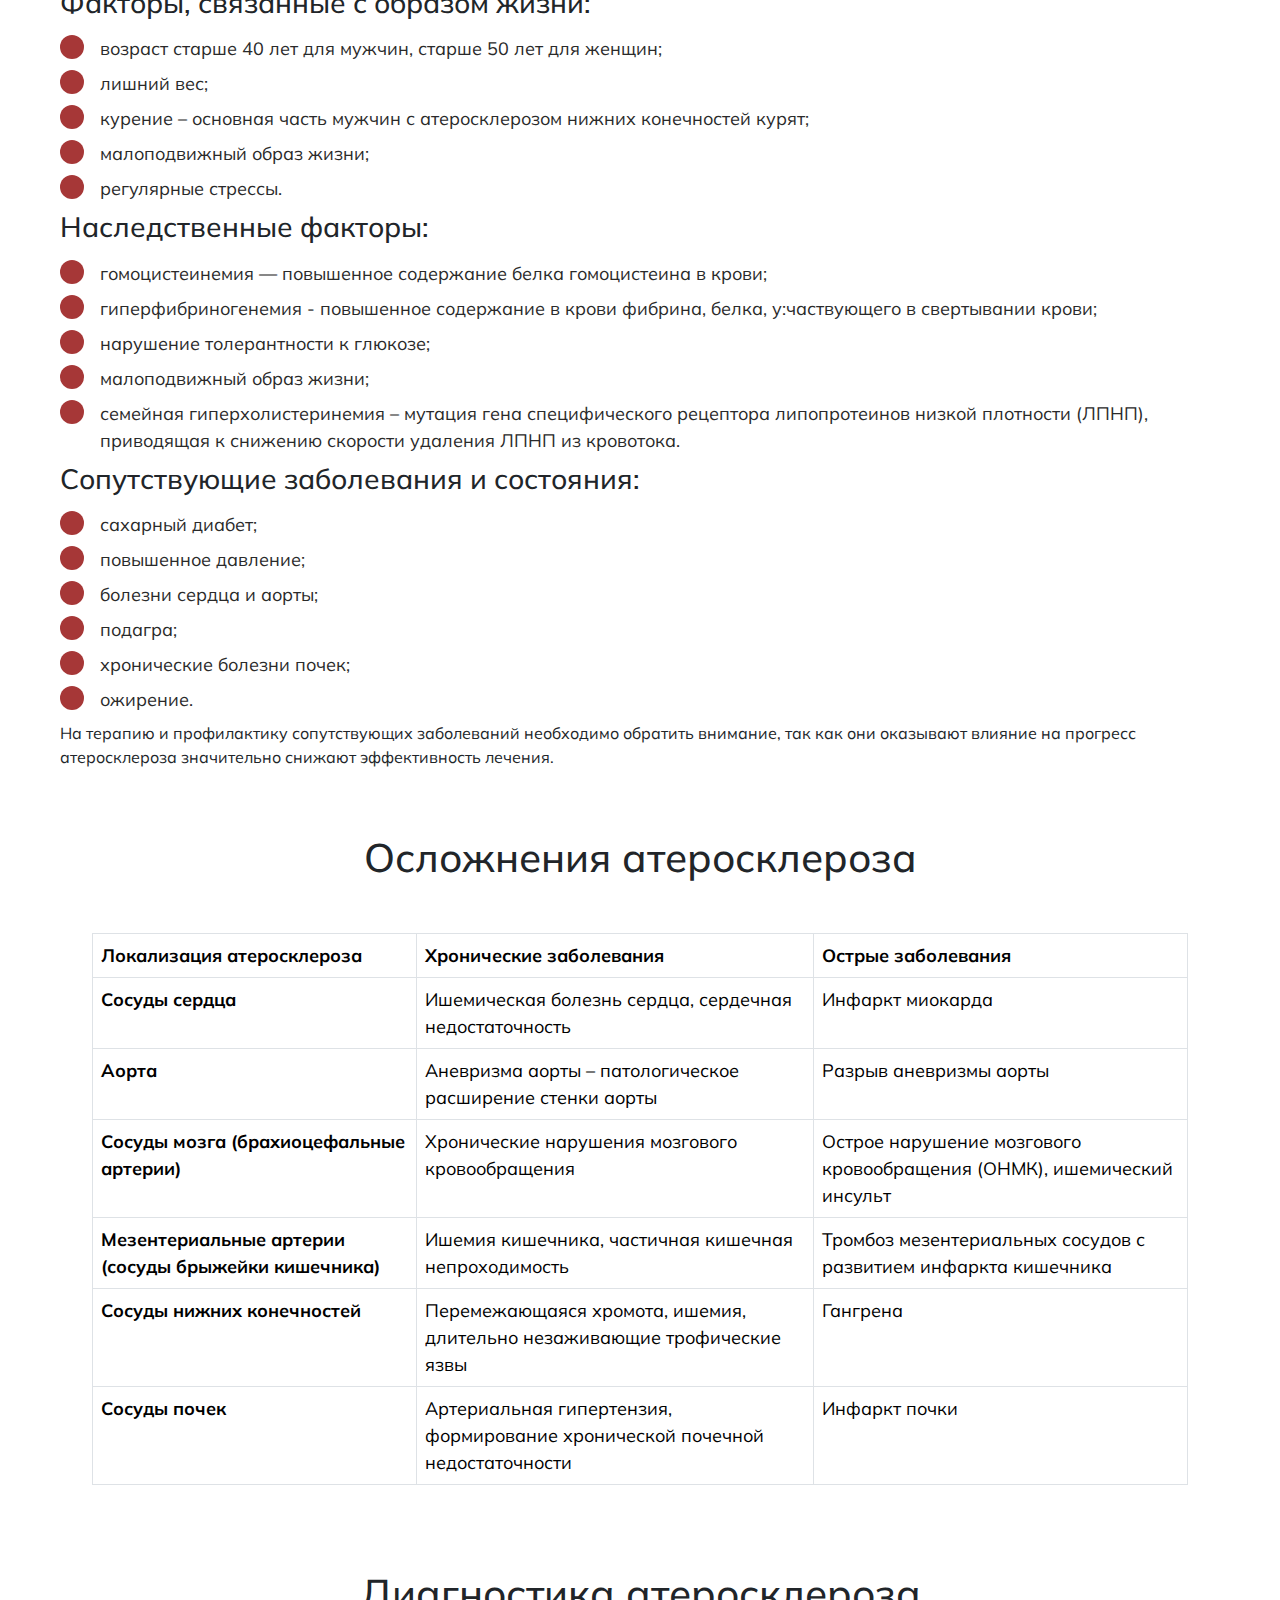
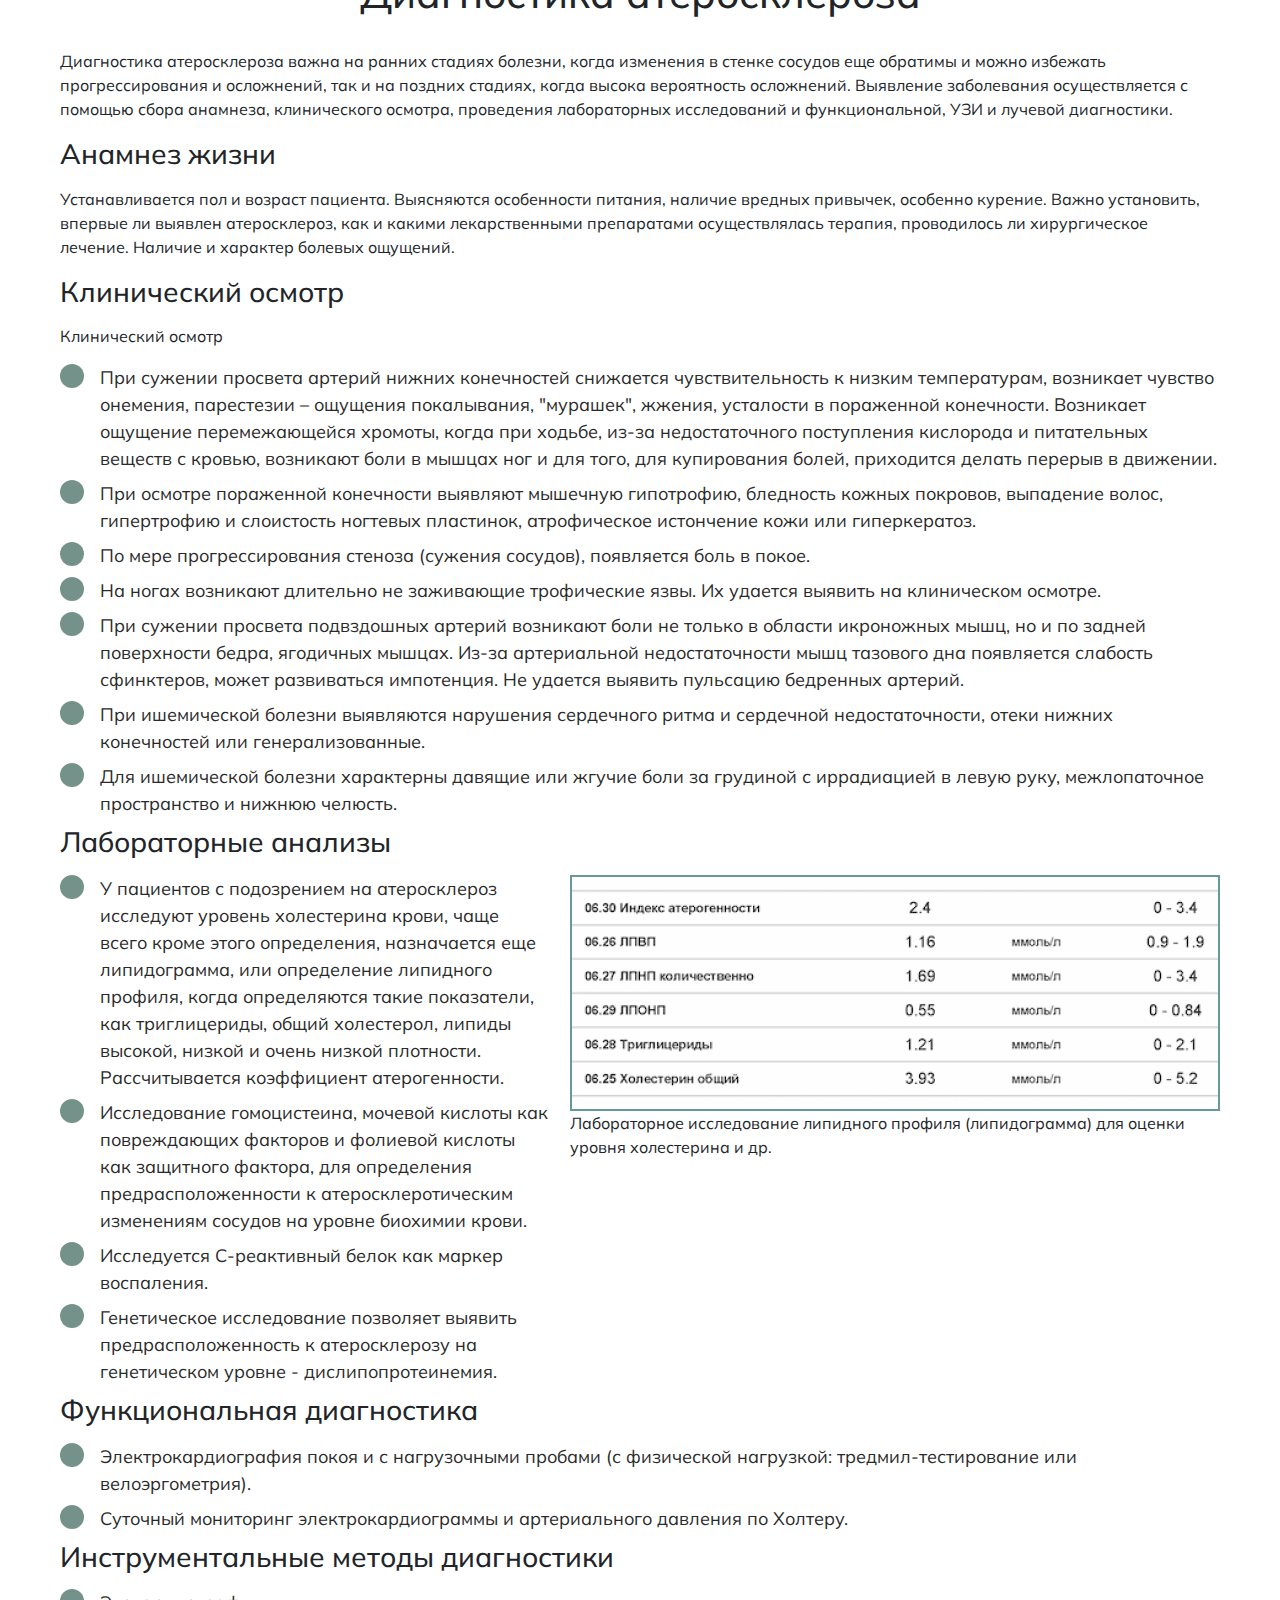
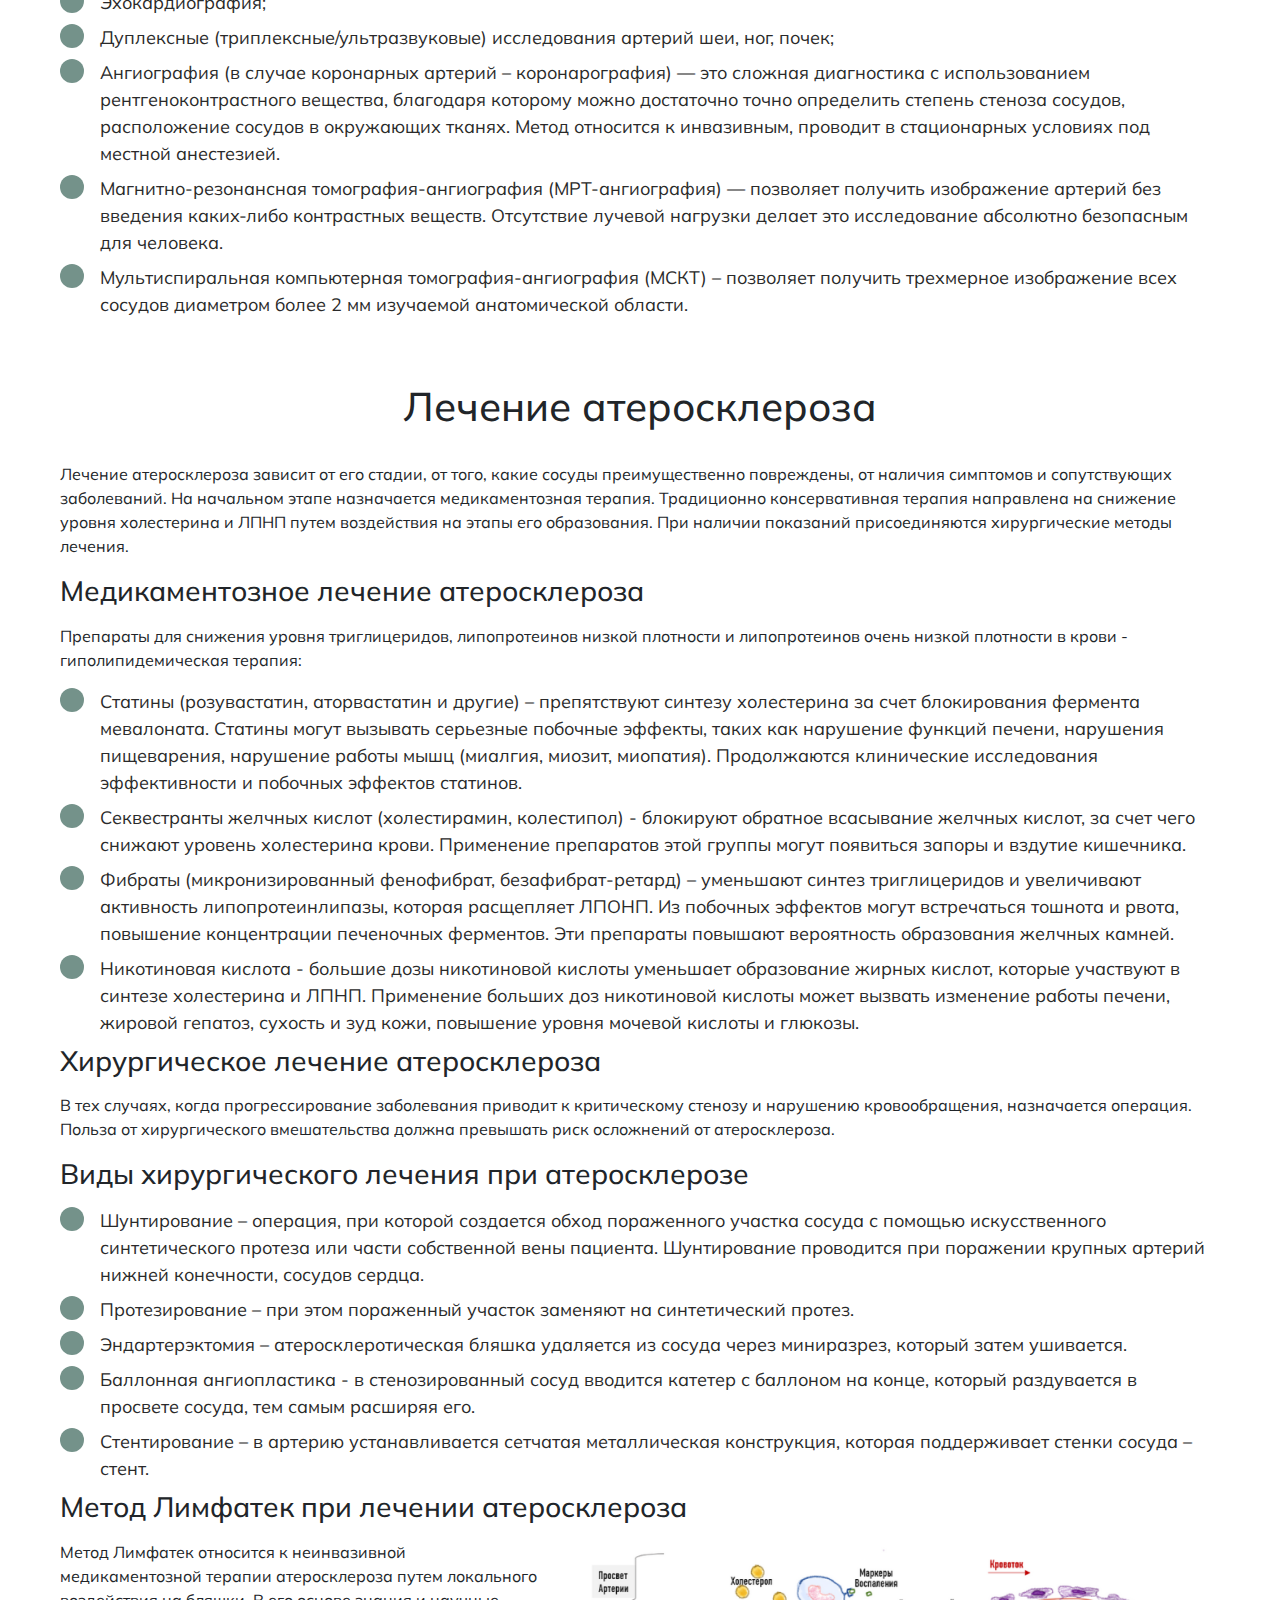
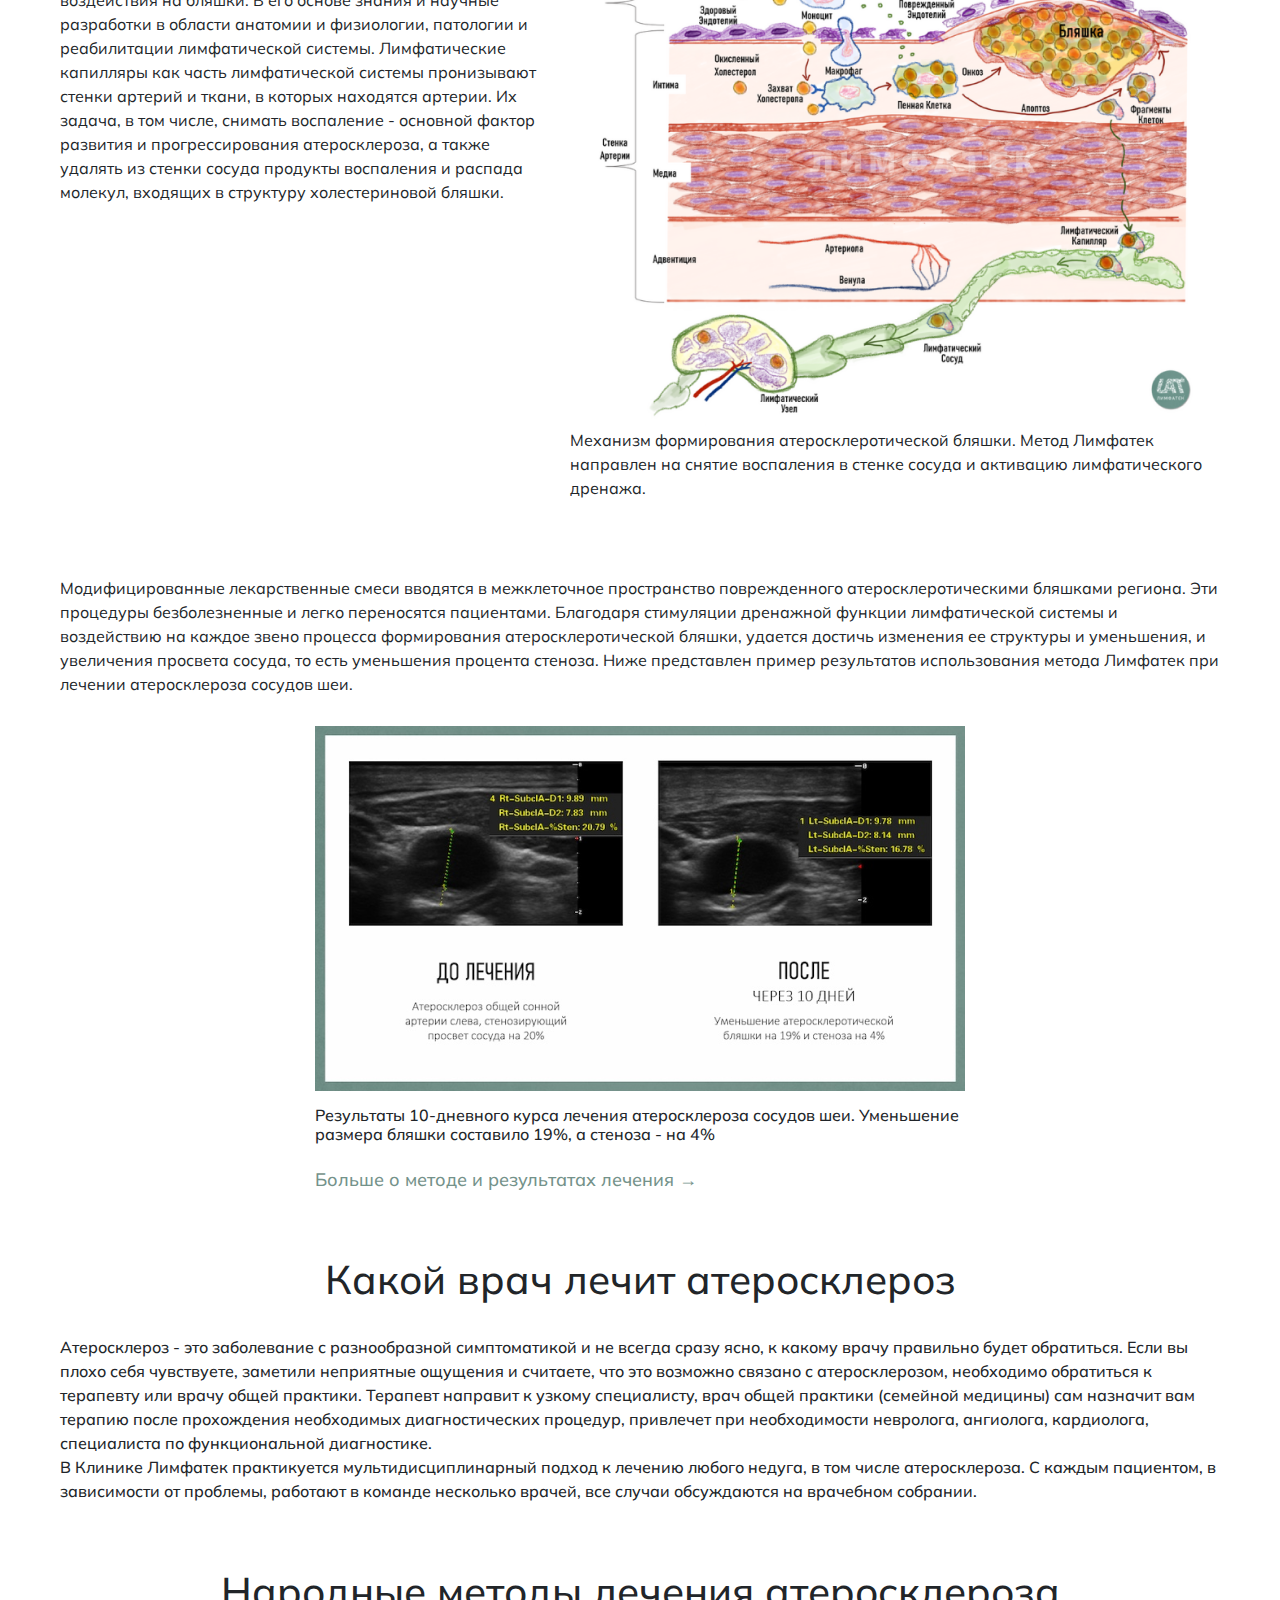
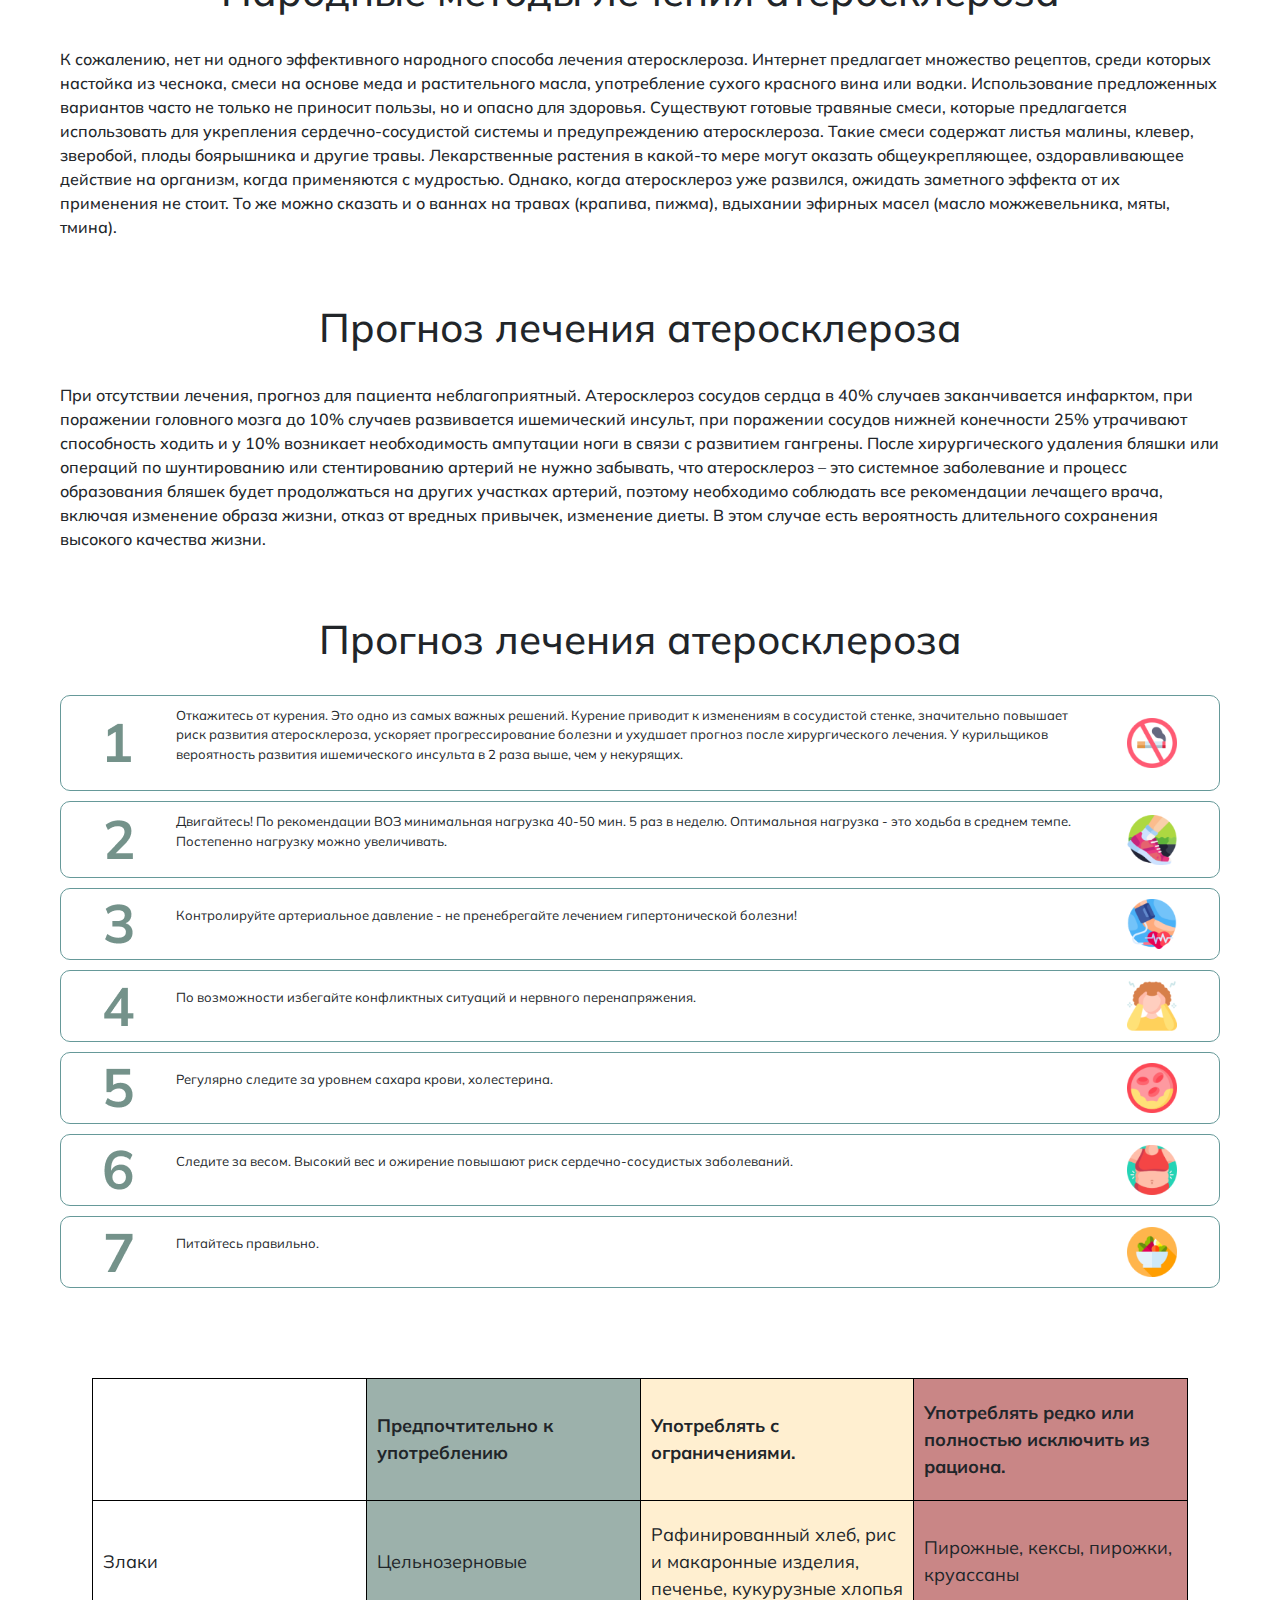
<file: html/atlero.html>
<!DOCTYPE html>
<html lang="en">
<head>
    <meta charset="UTF-8">
    <meta name="viewport" content="width=device-width, initial-scale=1.0">
    <link rel="stylesheet" href="/css/atlero.css">
    <link rel="stylesheet" href="/css/home.css">
    <link href='https://unpkg.com/boxicons@2.1.4/css/boxicons.min.css' rel='stylesheet'>
    <link href="https://cdn.jsdelivr.net/npm/bootstrap@5.3.3/dist/css/bootstrap.min.css" rel="stylesheet" integrity="sha384-QWTKZyjpPEjISv5WaRU9OFeRpok6YctnYmDr5pNlyT2bRjXh0JMhjY6hW+ALEwIH" crossorigin="anonymous">
    <title>Document</title>
</head>
<body>
    <div class="atle_container">
        <div style="padding: 20px;" class="for_home_main_padd">
            <div class="home_Top_header">
                <div class="group">
                    <img class="i1" src="/img/Group4.png" alt="">
                    <img class="i2" src="/img/Group (1).png" alt="">
                    <img class="i3" src="/img/Group.png" alt="">
                </div>  
                <div class="home_navbar">
                    <div class="logo">
                        <img src="/img/logo (2) 1.png" alt="">
                    </div>
                    <div class="home_nav_links">
                        <p><a href="../index.html">О клинике</a></p>
                        <p><a href="./home.html">приехать на лечение</a></p>
                        <p><a href="./atlero.html">Статьи</a></p>
                        <p><a href="tel::+7 (342) 233-80-58"><span>+7 (342) 233-80-58</span></a></p>
                    </div>
    
                    <div class="home_nav_links2">
                        <div class="logo2">
                            <img src="/img/logo (2) 1.png" alt="">
                        </div>
                        <div class="nav_linksIn">
                            <p><a href="../index.html">О клинике</a></p>
                            <p><a href="./home.html">приехать на лечение</a></p>
                            <p><a href="./atlero.html">Статьи</a></p>
                            <p><a href="tel::+7 (342) 233-80-58"><span>+7 (342) 233-80-58</span></a></p>
                        </div>
                        <div class="home_top_left_btn">
                            <button>Записаться на прием</button>
                        </div>
                        <div class="close_icon">
                            <i id="close1" onclick="myFunction2()" class='bx bx-x'></i>
                        </div>
                    </div>
    
                    <div class="icon_container" >
                        <i onclick="myFunction()" class='bx bx-menu'></i>
                    </div>
                </div>
    
                <div class="home_top_headermin">
                    <div class="home_top_left">
                        <h1>Атеросклероз сосудов, лечение, диагностика, профилактика</h1>
                        <div class="home_top_left_btn">
                            <button>Узнать про возможность лечения</button>
                        </div>
                    </div>
                    <div class="home_top_right">
                        <img src="/img/image 162.png" alt="">
                    </div>
                </div>
            </div>
        </div>

        <div class="atle_header_top">
            <div class="atle_header_top_left">
                <h3>Атеросклероз - (от греч. ἀθέρος, «мякина, кашица» и σκληρός, «твёрдый, плотный») – системное хроническое, медленно прогрессирующее заболевание, при котором развивается поражение крупных кровеносных сосудов. В артериях откладываются комплексы, состоящие из жира и белка в виде налета или бляшек. </h3>
                <p>Стенки при этом теряют эластичность, в бляшке разрастается соединительная ткань - склероз, накапливается кальций – кальциноз, происходит деформация стенки и сужение просвета сосудов. Все это ведет к ухудшению кровоснабжения органов и тканей, возникает опасность разрыва с формированием тромба и развитию острых состояний (инфаркт, инсульт).</p>
                <p>Смертность от сердечно-сосудистых заболеваний стоит на первом месте во всем мире, в России она составляет 57%, и почти 20% из них умирает в трудоспособном возрасте. Не менее 75 % случаев смертей от сердечно-сосудистых заболеваний связано с атеросклерозом. Именно атеросклероз чаще всего приводит к инфарктам и затруднению мозгового кровообращения, вплоть до ишемического инсульта. Не менее серьезным последствием атеросклероза является гангрена ног, которая требует ампутации. Среди клинических проявлений ишемическая болезнь сердца (ИБС) занимает 60%, системные поражения артерий - 20%.</p>
            </div>
            <div class="atle_header_top_right">
                <img src="/img/Group11.png" alt="">
            </div>
        </div>

        <div class="atle_header_mid">
            <div class="atle_header_mid_two">
                <div class="atle_header_mid_left">
                    <h3>Содержание</h3>
                        <ul class="yspan">
                            <li><span>Симптомы атеросклероза</span></li>
                        </ul>
                        <ul class="nospan">
                            <li>Системные признаки атеросклероза</li>
                            <li>Симптомы при преимущественном поражении сосудов шеи (брахиоцефальных артерий) и головного мозга</li>
                            <li>Симптомы при преимущественном поражении сосудов сердца и аорты</li>
                            <li>Симптомы при преимущественном поражении сосудов нижних конечностей, брюшной аорты</li>
                            <li>Симптомы атеросклероза почечных артерий</li>
                            <li>Симптомы атеросклероза мезентериальных артерий</li>
                        </ul>
                        <ul class="yspan">
                            <li><span>Механизм развития атеросклероза</span></li>
                            <li><span>Стадии развития атеросклеротических нарушений</span></li>
                            <li><span>Факторы риска развития атеросклероза</span></li>
                        </ul>
                        <ul class="nospan">
                            <li>Факторы, связанные с образом жизни</li>
                            <li>Наследственные факторы</li>
                            <li>Сопутствующие заболевания и состояния</li>
                        </ul>
                        <ul class="yspan">
                            <li><span>Осложнения атеросклероза</span></li>
                        </ul>
                </div>
                <div class="atle_header_mid_right">
                        <ul class="yspan">
                            <li><span>Диагностика атеросклероза</span></li>
                        </ul>
                        <ul class="nospan">
                            <li>Анамнез жизни</li>
                            <li>Клинический осмотр</li>
                            <li>Лабораторные анализы</li>
                            <li>Функциональная диагностика</li>
                            <li>Инструментальные методы диагностики</li>
                        </ul>
                        <ul class="yspan">
                            <li><span>Лечение атеросклероза</span></li>
                        </ul>
                        <ul class="nospan">
                            <li>Медикаментозное лечение</li>
                            <li>Хирургическое лечение</li>
                            <li>Виды хирургического лечения при атеросклерозе</li>
                            <li>Метод Лимфатек</li>
                        </ul>
                        <ul class="yspan">
                            <li><span>Какой врач лечит атеросклероз</span></li>
                            <li><span>Народные методы лечения атеросклероза</span></li>
                            <li><span>Прогноз лечения атеросклероза</span></li>
                            <li><span>Профилактика атеросклероза</span></li>
                            <li><span>Профилактическое питание при атеросклерозе</span></li>
                            <li><span>Авторы и редакторы</span></li>
                            <li><span>Список Литературы</span></li>
                        </ul>
                </div>
            </div>
        </div>

        <div class="atle_header_end">
            <h1>Симптомы атеросклероза</h1>
            <div class="atle_head_end_two">
                <div class="atle_head_end_left">
                    <p class="atle_head_end_left_p01">Атеросклероз – системное заболевание, при котором могут поражаться артерии рук и ног, головного мозга, аорта и сосуды сердца, почечные артерии, кровоснабжающие кишечник (мезентериальные). С этим связано разнообразие симптомов атеросклероза.</p>
                    <h3>Системные признаки</h3>
                    <div class="home_top_main_left_cards">
                        <div class="blue_cycle"><div class="cycle"></div></div>
                        <p>снижение работоспособности;</p>
                    </div>

                    <div class="home_top_main_left_cards">
                        <div class="blue_cycle"><div class="cycle"></div></div>
                        <p>повышенная утомляемость, стресс, депрессия;</p>
                    </div>
                    
                    <div class="home_top_main_left_cards">
                        <div class="blue_cycle"><div class="cycle"></div></div>
                        <p>общее недомогание.</p>
                    </div>

                    <h2>Симптомы при преимущественном поражении сосудов брахиоцефальных артерий (кровоснабжающие головной мозг)</h2>
                    
                    <div class="home_top_main_left_cards">
                        <div class="blue_cycle"><div class="cycle"></div></div>
                        <p>частые головные боли;</p>
                    </div>

                    <div class="home_top_main_left_cards">
                        <div class="blue_cycle"><div class="cycle"></div></div>
                        <p>шум в ушах;</p>
                    </div>

                    <div class="home_top_main_left_cards">
                        <div class="blue_cycle"><div class="cycle"></div></div>
                        <p>головокружение;</p>
                    </div>

                    <div class="home_top_main_left_cards">
                        <div class="blue_cycle"><div class="cycle"></div></div>
                        <p>потери сознания;</p>
                    </div>
                    
                    <div class="home_top_main_left_cards">
                        <div class="blue_cycle"><div class="cycle"></div></div>
                        <p>расстройства памяти;</p>
                    </div>

                    <div class="home_top_main_left_cards">
                        <div class="blue_cycle"><div class="cycle"></div></div>
                        <p>проблемы со сном;</p>
                    </div>

                    <div class="home_top_main_left_cards">
                        <div class="blue_cycle"><div class="cycle"></div></div>
                        <p>на поздних стадиях при хронической недостаточности кровообращения мозга нарушаются когнитивные функции (потеря ориентации во времени, пространстве, потеря памяти, тонкие поведенческие реакции).</p>
                    </div>
                </div>
                <div class="atle_head_end_right">
                    <img src="/img/image 163.png" alt="">
                    <p>Атеросклеротические бляшки в стенке сосуда</p>
                </div>
            </div>

            <div class="atle_head_end_text">
                <h3>Симптомы при преимущественном поражении сосудов сердца и аорты</h3>
                <div class="atle_top_main_left_card">
                    <div class="home_top_main_left_cards">
                        <div class="blue_cycle"><div class="cycle"></div></div>
                        <p>боль за грудиной или в области сердца жгучего или давящего характера, с иррадиацией в руку, нижнюю челюсть, межлопаточное пространство. Боли чаще всего возникают во время физической нагрузки;</p>
                    </div>
                    
                    <div class="home_top_main_left_cards">
                        <div class="blue_cycle"><div class="cycle"></div></div>
                        <p>одышка;</p>
                    </div>

                    <div class="home_top_main_left_cards">
                        <div class="blue_cycle"><div class="cycle"></div></div>
                        <p>повышение или понижение давления;</p>
                    </div>
                    
                    <div class="home_top_main_left_cards">
                        <div class="blue_cycle"><div class="cycle"></div></div>
                        <p>повышенное потоотделение.</p>
                    </div>
                </div>

                <h3>Симптомы при преимущественном поражении сосудов нижних конечностей, брюшной аорты</h3>
                <div class="atle_top_main_left_card">
                    <div class="home_top_main_left_cards">
                        <div class="blue_cycle"><div class="cycle"></div></div>
                        <p>болезненные ощущения в ногах - чаще всего в кончиках пальцев и в икроножных мышцах, парестезии – ощущение покалывания, «мурашек», похолодание рук и ног, онемение, снижение чувствительности;</p>
                    </div>
                    
                    <div class="home_top_main_left_cards">
                        <div class="blue_cycle"><div class="cycle"></div></div>
                        <p>перемежающаяся хромота – боль в ногах, возникающая при движении и заставляющая останавливаться.</p>
                    </div>
                </div>

                <h3>Симптомы атеросклероза почечных артерий</h3>
                <div class="atle_top_main_left_card">
                    <div class="home_top_main_left_cards">
                        <div class="blue_cycle"><div class="cycle"></div></div>
                        <p>повышение давления;</p>
                    </div>
                    
                    <div class="home_top_main_left_cards">
                        <div class="blue_cycle"><div class="cycle"></div></div>
                        <p>хроническая почечная недостаточность.</p>
                    </div>
                </div>

                <h3>Симптомы атеросклероза мезентериальных артерий</h3>
                <div class="atle_top_main_left_card">
                    <div class="home_top_main_left_cards">
                        <div class="blue_cycle"><div class="cycle"></div></div>
                        <p>боли в животе неопределенной интенсивности и локализации;</p>
                    </div>
                    
                    <div class="home_top_main_left_cards">
                        <div class="blue_cycle"><div class="cycle"></div></div>
                        <p>тошнота</p>
                    </div>

                    <div class="home_top_main_left_cards">
                        <div class="blue_cycle"><div class="cycle"></div></div>
                        <p>вздутие;</p>
                    </div>

                    <div class="home_top_main_left_cards">
                        <div class="blue_cycle"><div class="cycle"></div></div>
                        <p>запор или диарея.</p>
                    </div>
                </div>
            </div>
        </div>

        <div class="atle_main_top">
            <h1>Механизм развития атеросклероза</h1>
            <p>Процесс развития атеросклероза сложен и до конца не изучен. В течение многих лет основной теорией возникновения атеросклеротических изменений в сосудах была теория, согласно которой в основе болезни лежит нарушение обмена холестерина. Предполагается, что избыток так называемого «плохого» холестерина или липопротеинов низкой плотности (ЛПНП) оседает на внутренних поверхностях сосудов.</p>
            <p>Исследования последних десятилетий доказывают, что в основе развития атеросклеротических процессов лежит воспаление в стенке сосуда и нарушение ее функций: защитной и регуляторной.</p>
            <div class="atle_main_top_img">
                <div class="atle_main_top_grop">
                    <img id="grp11" src="/img/Group11.png" alt="">
                </div>
                <div class="atle_main_top_imgs">
                    <img src="/img/547d651e3d447873f5c6e38218744d57.png" alt="">
                    <p>В этом видео врач-иммунолог рассказывает о причинах формирования бляшек, роли иммунитета и отвечает на вопрос почему при идеальных показателях холестерина атеросклеротическая бляшка растет</p>
                </div>
                <div class="atle_main_top_grop">
                    <img id="grp12" src="/img/Group11.png" alt="">
                </div>
            </div>
            <p>Первоначально возникает повреждение эндотелия - внутренней оболочки. К повреждению ведет оксидативный стресс – то есть воздействие свободных радикалов кислорода, которые окисляют молекулы, тем самым вызывая повреждение клеточных структур.</p>
            <p>Инфекционные, особенно вирусные, заболевания, повышенное давление, повышенный уровень сахара, системные воспаления (ревматоидный артрит, полимиозит, системная красная волчанка и другие), курение, избыточный вес, гиподинамия способствуют разрушению структуры и функций эндотелия. В месте повреждения образуются молекулы, которые способствуют прилипанию клеток (например, моноцитов) к внутренней оболочке сосуда и окисленных липопротеинов низкой плотности. С течением времени в бляшке накапливаются макрофаги, которые, пожирая окисленные ЛПНП, превращаются в "пенные" клетки; формируются фибриновые волокна (фибриновая покрышка), прорастают капилляры, центральная часть накапливает продукты воспаления, мертвые клетки, формируя некротическое ядро. При прогрессировании воспаления, фибриновая покрышка размягчается, становится более рыхлой и возникает риск ее разрыва (нестабильная бляшка) и формирования тромба в этом месте.</p>
            <p>"Воспалительная" теория объясняет наличие пациентов с нормальными значениями липидограммы, несмотря на которые наблюдаются разные стадии атеросклероза и его осложнения.</p>
        </div>

        <div class="atle_main_mid">
            <h1>Стадии развития атеросклеротических нарушений</h1>
            <h2>Различают три стадии развития атеросклероза:</h2>
            <div class="atle_main_mid_blueCard">
                <div class="atle_main_mid_blue">
                    <h3>1</h3>
                    <div class="atle_main_mid_blue_p">
                        <p>Стадия липидного (или жирового) пятна</p>
                    </div>
                </div>
                <div class="atle_main_mid_two">
                    <div class="atle_main_mid_left">
                        <p>На этом этапе бляшка не возвышается над уровнем стенки сосуда и не приводит к изменениям в самочувствии. Эту стадию невозможно выявить при жизни. Жировые пятна выявляют в ткани стенки с помощью микроскопа. Такие изменения начинаются в молодом возрасте и могут быть генетически обусловлены сбоем жирового обмена.</p>
                        <p>Продолжительность здесь различна, вплоть до десятков лет.</p>
                    </div>
                    <div class="atle_main_mid_right">
                        <img src="/img/image 164.png" alt="">
                        <p>Толщина стенки сосуда в норме до 0,8 мм. Стенка не утолщена, но при увеличении наблюдаются начальные проявления атеросклероза в виде нарушения ее целостности</p>
                    </div>
                </div>
            </div>

            <div class="atle_main_mid_blueCard">
                <div class="atle_main_mid_blue">
                    <h3>2</h3>
                    <div class="atle_main_mid_blue_p">
                        <p>Стадия липосклероза</p>
                    </div>
                </div>
                <div class="atle_main_mid_two">
                    <div class="atle_main_mid_left">
                        <p>В жировой (липидной) массе разрастаются волокна соединительной ткани. За счет этого она уплотняется, выступает в просвет и препятствует кровотоку. Стенка воспаляется, теряет эластичность, изъязвляется, что усугубляет процесс формирования бляшки и может привести к образованию тромбов. Внутри начинается распад и деструкция липидов, коллагеновых и эластичных волокон. </p>
                        <p>Распавшиеся массы покрыты так называемой покрышкой атеросклеротической бляшки, при нарушении целостности которой, содержимое попадет в кровоток и может привести к тромбированию сосуда.</p>
                    </div>
                    <div class="atle_main_mid_right">
                        <img src="/img/image 165.png" alt="">
                        <p>Комплекс интима-медиа утолщен до 1.1 мм. Начинает формироваться атеросклеротическая бляшка</p>
                    </div>
                </div>
            </div>

            <div class="atle_main_mid_blueCard">
                <div class="atle_main_mid_blue">
                    <h3>3</h3>
                    <div class="atle_main_mid_blue_p">
                        <p>Стадия атерокальциноза</p>
                    </div>
                </div>
                <div class="atle_main_mid_two">
                    <div class="atle_main_mid_left">
                        <p>В измененных тканях появляются очаги кальцификации - отложения солей кальция и она затвердевает. Она может стабилизироваться или расти, постепенно сужая просвет, препятствуя кровотоку. Развивается хроническое прогрессирующее нарушения кровоснабжения органов. Увеличение бляшки может привести к полному прекращению кровотока – окклюзии, к высокому риску формирования тромбов на поврежденной поверхности сосудистой оболочки или закупорке сосуда фрагментами распада, что ведет к некрозу (инфаркту) в кровоснабжаемом органе или гангрены в конечности.</p>
                    </div>
                    <div class="atle_main_mid_right">
                        <img src="/img/image 166.png" alt="">
                        <p>Сформирована атеросклеротическая бляшка, стенозирующая просвет сосуда до 25%</p>
                    </div>
                </div>
            </div>

            <div class="atle_main_mid_table">
                <table class="table">
                    <thead>
                      <tr>
                        <th scope="col">Стадия</th>
                        <th scope="col">Название</th>
                        <th scope="col">Лечение</th>
                      </tr>
                    </thead>
                    <tbody>
                      <tr>
                        <th scope="row">I ст.</th>
                        <td>Стадия липидного (или жирового) пятна</td>
                        <td>Коррекция питания, отказ от вредных привычек. Применяется метод Лимфатек</td>
                      </tr>
                      <tr>
                        <th scope="row">II ст.</th>
                        <td>Липосклероз</td>
                        <td>Назначается медикаментозное лечение. Применяется метод Лимфатек</td>
                      </tr>
                      <tr>
                        <th scope="row">III ст.</th>
                        <td>Атерокальциноз</td>
                        <td>Стандартное медикаментозное лечение не эффективно, применяется метод Лимфатек. Хирургическое лечение по показаниям</td>
                      </tr>
                    </tbody>
                  </table>
            </div>
        </div>

        <div class="atle_main_end">
            <h1>Факторы риска развития атеросклероза</h1>
            <p>Факторы развития атеросклероза многообразны. Невозможно выделить какую-то одну причину, приводящую к изменениям стенки сосуда и формированию бляшек, или влияющую на скорость развития стеноза, возникновение осложнений. Обычно у каждого больного обнаруживается комплекс факторов, связанных с образом жизни, наследственностью или сопутствующими болезнями.</p>
            
            <div class="atle_main_end_textForre">
                <h3>Факторы, связанные с образом жизни:</h3>
                <div class="home_top_main_left_cards">
                    <div class="red_cycle"><div class="Redcycle"></div></div>
                    <p>возраст старше 40 лет для мужчин, старше 50 лет для женщин;</p>
                </div>
    
                <div class="home_top_main_left_cards">
                    <div class="red_cycle"><div class="Redcycle"></div></div>
                    <p>лишний вес;</p>
                </div>
    
                <div class="home_top_main_left_cards">
                    <div class="red_cycle"><div class="Redcycle"></div></div>
                    <p>курение – основная часть мужчин с атеросклерозом нижних конечностей курят;</p>
                </div>
    
                <div class="home_top_main_left_cards">
                    <div class="red_cycle"><div class="Redcycle"></div></div>
                    <p>малоподвижный образ жизни;</p>
                </div>
    
                <div class="home_top_main_left_cards">
                    <div class="red_cycle"><div class="Redcycle"></div></div>
                    <p>регулярные стрессы.</p>
                </div>
            </div>

            <div class="atle_main_end_textForre">
                <h3>Наследственные факторы:</h3>
                <div class="home_top_main_left_cards">
                    <div class="red_cycle"><div class="Redcycle"></div></div>
                    <p>гомоцистеинемия — повышенное содержание белка гомоцистеина в крови;</p>
                </div>
    
                <div class="home_top_main_left_cards">
                    <div class="red_cycle"><div class="Redcycle"></div></div>
                    <p>гиперфибриногенемия - повышенное содержание в крови фибрина, белка, у:частвующего в свертывании крови;</p>
                </div>
    
                <div class="home_top_main_left_cards">
                    <div class="red_cycle"><div class="Redcycle"></div></div>
                    <p>нарушение толерантности к глюкозе;</p>
                </div>
    
                <div class="home_top_main_left_cards">
                    <div class="red_cycle"><div class="Redcycle"></div></div>
                    <p>малоподвижный образ жизни;</p>
                </div>
    
                <div class="home_top_main_left_cards">
                    <div class="red_cycle"><div class="Redcycle"></div></div>
                    <p>семейная гиперхолистеринемия – мутация гена специфического рецептора липопротеинов низкой плотности (ЛПНП), приводящая к снижению скорости удаления ЛПНП из кровотока.</p>
                </div>
            </div>

            <div class="atle_main_end_textForre">
                <h3>Сопутствующие заболевания и состояния:</h3>
                <div class="home_top_main_left_cards">
                    <div class="red_cycle"><div class="Redcycle"></div></div>
                    <p>сахарный диабет;</p>
                </div>
    
                <div class="home_top_main_left_cards">
                    <div class="red_cycle"><div class="Redcycle"></div></div>
                    <p>повышенное давление;</p>
                </div>
    
                <div class="home_top_main_left_cards">
                    <div class="red_cycle"><div class="Redcycle"></div></div>
                    <p>болезни сердца и аорты;</p>
                </div>
    
                <div class="home_top_main_left_cards">
                    <div class="red_cycle"><div class="Redcycle"></div></div>
                    <p>подагра;</p>
                </div>
    
                <div class="home_top_main_left_cards">
                    <div class="red_cycle"><div class="Redcycle"></div></div>
                    <p>хронические болезни почек;</p>
                </div>

                <div class="home_top_main_left_cards">
                    <div class="red_cycle"><div class="Redcycle"></div></div>
                    <p>ожирение.</p>
                </div>
                <p>На терапию и профилактику сопутствующих заболеваний необходимо обратить внимание, так как они оказывают влияние на прогресс атеросклероза значительно снижают эффективность лечения.</p>
            </div>
        </div>

        <div class="atle_sect_top">
            <h1>Осложнения атеросклероза</h1>
            <div class="atle_main_mid_table">
                <table class="table">
                    <thead>
                      <tr>
                        <th scope="col">Локализация атеросклероза</th>
                        <th scope="col">Хронические заболевания</th>
                        <th scope="col">Острые заболевания</th>
                      </tr>
                    </thead>
                    <tbody>
                      <tr>
                        <th scope="row">Сосуды сердца</th>
                        <td>Ишемическая болезнь сердца, сердечная недостаточность</td>
                        <td>Инфаркт миокарда</td>
                      </tr>
                      <tr>
                        <th scope="row">Аорта</th>
                        <td>Аневризма аорты – патологическое расширение стенки аорты</td>
                        <td>Разрыв аневризмы аорты</td>
                      </tr>
                      <tr>
                        <th scope="row">Сосуды мозга (брахиоцефальные артерии)</th>
                        <td>Хронические нарушения мозгового кровообращения</td>
                        <td>Острое нарушение мозгового кровообращения (ОНМК), ишемический инсульт</td>
                      </tr>
                      <tr>
                        <th scope="row">Мезентериальные артерии (сосуды брыжейки кишечника)</th>
                        <td>Ишемия кишечника, частичная кишечная непроходимость</td>
                        <td>Тромбоз мезентериальных сосудов с развитием инфаркта кишечника</td>
                      </tr>
                      <tr>
                        <th scope="row">Сосуды нижних конечностей</th>
                        <td>Перемежающаяся хромота, ишемия, длительно незаживающие трофические язвы</td>
                        <td>Гангрена</td>
                      </tr>
                      <tr>
                        <th scope="row">Сосуды почек</th>
                        <td>Артериальная гипертензия, формирование хронической почечной недостаточности</td>
                        <td>Инфаркт почки</td>
                      </tr>
                    </tbody>
                  </table>
            </div>
        </div>

        <div class="atle_sect_mid">
            <h1>Диагностика атеросклероза</h1>
            <p>Диагностика атеросклероза важна на ранних стадиях болезни, когда изменения в стенке сосудов еще обратимы и можно избежать прогрессирования и осложнений, так и на поздних стадиях, когда высока вероятность осложнений. Выявление заболевания осуществляется с помощью сбора анамнеза, клинического осмотра, проведения лабораторных исследований и функциональной, УЗИ и лучевой диагностики.</p>
            <h3>Анамнез жизни</h3>
            <p>Устанавливается пол и возраст пациента. Выясняются особенности питания, наличие вредных привычек, особенно курение. Важно установить, впервые ли выявлен атеросклероз, как и какими лекарственными препаратами осуществлялась терапия, проводилось ли хирургическое лечение. Наличие и характер болевых ощущений.</p>
            <h3>Клинический осмотр</h3>
            <p>Клинический осмотр</p>
            <div class="home_top_main_left_cards">
                <div class="blue_cycle"><div class="cycle"></div></div>
                <p>При сужении просвета артерий нижних конечностей снижается чувствительность к низким температурам, возникает чувство онемения, парестезии – ощущения покалывания, "мурашек", жжения, усталости в пораженной конечности. Возникает ощущение перемежающейся хромоты, когда при ходьбе, из-за недостаточного поступления кислорода и питательных веществ с кровью, возникают боли в мышцах ног и для того, для купирования болей, приходится делать перерыв в движении.</p>
            </div>

            <div class="home_top_main_left_cards">
                <div class="blue_cycle"><div class="cycle"></div></div>
                <p>При осмотре пораженной конечности выявляют мышечную гипотрофию, бледность кожных покровов, выпадение волос, гипертрофию и слоистость ногтевых пластинок, атрофическое истончение кожи или гиперкератоз.</p>
            </div>

            <div class="home_top_main_left_cards">
                <div class="blue_cycle"><div class="cycle"></div></div>
                <p>По мере прогрессирования стеноза (сужения сосудов), появляется боль в покое.</p>
            </div>

            <div class="home_top_main_left_cards">
                <div class="blue_cycle"><div class="cycle"></div></div>
                <p>На ногах возникают длительно не заживающие трофические язвы. Их удается выявить на клиническом осмотре.</p>
            </div>

            <div class="home_top_main_left_cards">
                <div class="blue_cycle"><div class="cycle"></div></div>
                <p>При сужении просвета подвздошных артерий возникают боли не только в области икроножных мышц, но и по задней поверхности бедра, ягодичных мышцах. Из-за артериальной недостаточности мышц тазового дна появляется слабость сфинктеров, может развиваться импотенция. Не удается выявить пульсацию бедренных артерий.</p>
            </div>

            <div class="home_top_main_left_cards">
                <div class="blue_cycle"><div class="cycle"></div></div>
                <p>При ишемической болезни выявляются нарушения сердечного ритма и сердечной недостаточности, отеки нижних конечностей или генерализованные.</p>
            </div>

            <div class="home_top_main_left_cards">
                <div class="blue_cycle"><div class="cycle"></div></div>
                <p>Для ишемической болезни характерны давящие или жгучие боли за грудиной с иррадиацией в левую руку, межлопаточное пространство и нижнюю челюсть.</p>
            </div>
            <h3>Лабораторные анализы</h3>
            <div class="atle_sect_mid_two">
                <div class="atle_sect_mid_left">
                    <div class="home_top_main_left_cards">
                        <div class="blue_cycle"><div class="cycle"></div></div>
                        <p>У пациентов с подозрением на атеросклероз исследуют уровень холестерина крови, чаще всего кроме этого определения, назначается еще липидограмма, или определение липидного профиля, когда определяются такие показатели, как триглицериды, общий холестерол, липиды высокой, низкой и очень низкой плотности. Рассчитывается коэффициент атерогенности.</p>
                    </div>
                    
                    <div class="home_top_main_left_cards">
                        <div class="blue_cycle"><div class="cycle"></div></div>
                        <p>Исследование гомоцистеина, мочевой кислоты как повреждающих факторов и фолиевой кислоты как защитного фактора, для определения предрасположенности к атеросклеротическим изменениям сосудов на уровне биохимии крови.</p>
                    </div>
                    <div class="home_top_main_left_cards">
                        <div class="blue_cycle"><div class="cycle"></div></div>
                        <p>Исследуется С-реактивный белок как маркер воспаления.</p>
                    </div>
                    <div class="home_top_main_left_cards">
                        <div class="blue_cycle"><div class="cycle"></div></div>
                        <p>Генетическое исследование позволяет выявить предрасположенность к атеросклерозу на генетическом уровне - дислипопротеинемия.</p>
                    </div>
                </div>

                <div class="atle_sect_mid_right">
                    <img src="/img/image 168.png" alt="">
                    <p>Лабораторное исследование липидного профиля (липидограмма) для оценки уровня холестерина и др.</p>
                </div>
            </div>

            <h3>Функциональная диагностика</h3>

            <div class="home_top_main_left_cards">
                <div class="blue_cycle"><div class="cycle"></div></div>
                <p>Электрокардиография покоя и с нагрузочными пробами (с физической нагрузкой: тредмил-тестирование или велоэргометрия).</p>
            </div>
            <div class="home_top_main_left_cards">
                <div class="blue_cycle"><div class="cycle"></div></div>
                <p>Суточный мониторинг электрокардиограммы и артериального давления по Холтеру.</p>
            </div>

            <h3>Инструментальные методы диагностики</h3>

            <div class="home_top_main_left_cards">
                <div class="blue_cycle"><div class="cycle"></div></div>
                <p>Эхокардиография;</p>
            </div>
            <div class="home_top_main_left_cards">
                <div class="blue_cycle"><div class="cycle"></div></div>
                <p>Дуплексные (триплексные/ультразвуковые) исследования артерий шеи, ног, почек;</p>
            </div>
            <div class="home_top_main_left_cards">
                <div class="blue_cycle"><div class="cycle"></div></div>
                <p>Ангиография (в случае коронарных артерий – коронарография) — это сложная диагностика с использованием рентгеноконтрастного вещества, благодаря которому можно достаточно точно определить степень стеноза сосудов, расположение сосудов в окружающих тканях. Метод относится к инвазивным, проводит в стационарных условиях под местной анестезией.</p>
            </div>
            <div class="home_top_main_left_cards">
                <div class="blue_cycle"><div class="cycle"></div></div>
                <p>Магнитно-резонансная томография-ангиография (МРТ-ангиография) — позволяет получить изображение артерий без введения каких-либо контрастных веществ. Отсутствие лучевой нагрузки делает это исследование абсолютно безопасным для человека.</p>
            </div>
            <div class="home_top_main_left_cards">
                <div class="blue_cycle"><div class="cycle"></div></div>
                <p>Мультиспиральная компьютерная томография-ангиография (МСКТ) – позволяет получить трехмерное изображение всех сосудов диаметром более 2 мм изучаемой анатомической области.</p>
            </div>
        </div>

        <div class="atle_sect_mid">
            <h1>Лечение атеросклероза</h1>
            <p>Лечение атеросклероза зависит от его стадии, от того, какие сосуды преимущественно повреждены, от наличия симптомов и сопутствующих заболеваний. На начальном этапе назначается медикаментозная терапия. Традиционно консервативная терапия направлена на снижение уровня холестерина и ЛПНП путем воздействия на этапы его образования. При наличии показаний присоединяются хирургические методы лечения.</p>
            <h3>Медикаментозное лечение атеросклероза</h3>
            <p>Препараты для снижения уровня триглицеридов, липопротеинов низкой плотности и липопротеинов очень низкой плотности в крови - гиполипидемическая терапия:</p>           
            <div class="home_top_main_left_cards">
                <div class="blue_cycle"><div class="cycle"></div></div>
                <p>Статины (розувастатин, аторвастатин и другие) – препятствуют синтезу холестерина за счет блокирования фермента мевалоната. Статины могут вызывать серьезные побочные эффекты, таких как нарушение функций печени, нарушения пищеварения, нарушение работы мышц (миалгия, миозит, миопатия). Продолжаются клинические исследования эффективности и побочных эффектов статинов.</p>
            </div>

            <div class="home_top_main_left_cards">
                <div class="blue_cycle"><div class="cycle"></div></div>
                <p>Секвестранты желчных кислот (холестирамин, колестипол) - блокируют обратное всасывание желчных кислот, за счет чего снижают уровень холестерина крови. Применение препаратов этой группы могут появиться запоры и вздутие кишечника.</p>
            </div>

            <div class="home_top_main_left_cards">
                <div class="blue_cycle"><div class="cycle"></div></div>
                <p>Фибраты (микронизированный фенофибрат, безафибрат-ретард) – уменьшают синтез триглицеридов и увеличивают активность липопротеинлипазы, которая расщепляет ЛПОНП. Из побочных эффектов могут встречаться тошнота и рвота, повышение концентрации печеночных ферментов. Эти препараты повышают вероятность образования желчных камней.</p>
            </div>

            <div class="home_top_main_left_cards">
                <div class="blue_cycle"><div class="cycle"></div></div>
                <p>Никотиновая кислота - большие дозы никотиновой кислоты уменьшает образование жирных кислот, которые участвуют в синтезе холестерина и ЛПНП. Применение больших доз никотиновой кислоты может вызвать изменение работы печени, жировой гепатоз, сухость и зуд кожи, повышение уровня мочевой кислоты и глюкозы.</p>
            </div>

            <h3>Хирургическое лечение атеросклероза</h3>
            <p>В тех случаях, когда прогрессирование заболевания приводит к критическому стенозу и нарушению кровообращения, назначается операция. Польза от хирургического вмешательства должна превышать риск осложнений от атеросклероза.</p>

            <h3>Виды хирургического лечения при атеросклерозе</h3>

            <div class="home_top_main_left_cards">
                <div class="blue_cycle"><div class="cycle"></div></div>
                <p>Шунтирование – операция, при которой создается обход пораженного участка сосуда с помощью искусственного синтетического протеза или части собственной вены пациента. Шунтирование проводится при поражении крупных артерий нижней конечности, сосудов сердца.</p>
            </div>

            <div class="home_top_main_left_cards">
                <div class="blue_cycle"><div class="cycle"></div></div>
                <p>Протезирование – при этом пораженный участок заменяют на синтетический протез.</p>
            </div>

            <div class="home_top_main_left_cards">
                <div class="blue_cycle"><div class="cycle"></div></div>
                <p>Эндартерэктомия – атеросклеротическая бляшка удаляется из сосуда через миниразрез, который затем ушивается.</p>
            </div>

            <div class="home_top_main_left_cards">
                <div class="blue_cycle"><div class="cycle"></div></div>
                <p>Баллонная ангиопластика - в стенозированный сосуд вводится катетер с баллоном на конце, который раздувается в просвете сосуда, тем самым расширяя его.</p>
            </div>

            <div class="home_top_main_left_cards">
                <div class="blue_cycle"><div class="cycle"></div></div>
                <p>Стентирование – в артерию устанавливается сетчатая металлическая конструкция, которая поддерживает стенки сосуда – стент.</p>
            </div>
            <h3>Метод Лимфатек при лечении атеросклероза</h3>
            <div class="atle_sect_mid_two">
                <div class="atle_sect_mid_left">
                    <p>Метод Лимфатек относится к неинвазивной медикаментозной терапии атеросклероза путем локального воздействия на бляшки. В его основе знания и научные разработки в области анатомии и физиологии, патологии и реабилитации лимфатической системы. Лимфатические капилляры как часть лимфатической системы пронизывают стенки артерий и ткани, в которых находятся артерии. Их задача, в том числе, снимать воспаление - основной фактор развития и прогрессирования атеросклероза, а также удалять из стенки сосуда продукты воспаления и распада молекул, входящих в структуру холестериновой бляшки.</p>
                </div>

                <div class="atle_sect_mid_right">
                    <img src="/img/image 169.png" alt="">
                    <p>Механизм формирования атеросклеротической бляшки. Метод Лимфатек направлен на снятие воспаления в стенке сосуда и активацию лимфатического дренажа.</p>
                </div>
            </div>
        </div>
<div class="atle_two_black">
    <p>Модифицированные лекарственные смеси вводятся в межклеточное пространство поврежденного атеросклеротическими бляшками региона. Эти процедуры безболезненные и легко переносятся пациентами. Благодаря стимуляции дренажной функции лимфатической системы и воздействию на каждое звено процесса формирования атеросклеротической бляшки, удается достичь изменения ее структуры и уменьшения, и увеличения просвета сосуда, то есть уменьшения процента стеноза. Ниже представлен пример результатов использования метода Лимфатек при лечении атеросклероза сосудов шеи.</p>
    <div class="for_center_images">
    <img src="../img/image 171.png" alt="">
    <h6>Результаты 10-дневного курса лечения атеросклероза сосудов шеи. Уменьшение размера бляшки составило 19%, а стеноза - на 4%</h6>
    <h5>Больше о методе и результатах лечения  →</h5>
    </div>
</div>
        <div class="foter">
            <div class="text_mains">
                <h1>Какой врач лечит атеросклероз</h1>
                <p>
                  Атеросклероз - это заболевание с разнообразной симптоматикой и не всегда
                  сразу ясно, к какому врачу правильно будет обратиться. Если вы плохо
                  себя чувствуете, заметили неприятные ощущения и считаете, что это
                  возможно связано с атеросклерозом, необходимо обратиться к терапевту или
                  врачу общей практики. Терапевт направит к узкому специалисту, врач общей
                  практики (семейной медицины) сам назначит вам терапию после прохождения
                  необходимых диагностических процедур, привлечет при необходимости
                  невролога, ангиолога, кардиолога, специалиста по функциональной
                  диагностике. <br />
                  В Клинике Лимфатек практикуется мультидисциплинарный подход к лечению
                  любого недуга, в том числе атеросклероза. С каждым пациентом, в
                  зависимости от проблемы, работают в команде несколько врачей, все случаи
                  обсуждаются на врачебном собрании.
                </p>
              </div>
              <div class="text_mains2">
                <h1>Народные методы лечения атеросклероза</h1>
                <p>
                  К сожалению, нет ни одного эффективного народного способа лечения
                  атеросклероза. Интернет предлагает множество рецептов, среди которых
                  настойка из чеснока, смеси на основе меда и растительного масла,
                  употребление сухого красного вина или водки. Использование предложенных
                  вариантов часто не только не приносит пользы, но и опасно для здоровья.
                  Существуют готовые травяные смеси, которые предлагается использовать для
                  укрепления сердечно-сосудистой системы и предупреждению атеросклероза.
                  Такие смеси содержат листья малины, клевер, зверобой, плоды боярышника и
                  другие травы. Лекарственные растения в какой-то мере могут оказать
                  общеукрепляющее, оздоравливающее действие на организм, когда применяются
                  с мудростью. Однако, когда атеросклероз уже развился, ожидать заметного
                  эффекта от их применения не стоит. То же можно сказать и о ваннах на
                  травах (крапива, пижма), вдыхании эфирных масел (масло можжевельника,
                  мяты, тмина).
                </p>
              </div>
              <div class="text_mains3">
                <h1>Прогноз лечения атеросклероза</h1>
                <p>
                  При отсутствии лечения, прогноз для пациента неблагоприятный.
                  Атеросклероз сосудов сердца в 40% случаев заканчивается инфарктом, при
                  поражении головного мозга до 10% случаев развивается ишемический
                  инсульт, при поражении сосудов нижней конечности 25% утрачивают
                  способность ходить и у 10% возникает необходимость ампутации ноги в
                  связи с развитием гангрены. После хирургического удаления бляшки или
                  операций по шунтированию или стентированию артерий не нужно забывать,
                  что атеросклероз – это системное заболевание и процесс образования
                  бляшек будет продолжаться на других участках артерий, поэтому необходимо
                  соблюдать все рекомендации лечащего врача, включая изменение образа
                  жизни, отказ от вредных привычек, изменение диеты. В этом случае есть
                  вероятность длительного сохранения высокого качества жизни.
                </p>
              </div>
              <div class="text_mains4">
                <h1>Прогноз лечения атеросклероза</h1>
                <div class="number_div_text">
                  <div class="text_card_img_left">
                    <img src="/img/1.png" alt="" />
                  </div>
                  <div class="text_cart_title">
                    <p>
                      Откажитесь от курения. Это одно из самых важных решений. Курение
                      приводит к изменениям в сосудистой стенке, значительно повышает риск
                      развития атеросклероза, ускоряет прогрессирование болезни и ухудшает
                      прогноз после хирургического лечения. У курильщиков вероятность
                      развития ишемического инсульта в 2 раза выше, чем у некурящих.
                    </p>
                  </div>
                  <div class="text_card_img_right">
                    <img src="/img/No smoking.png" alt="" />
                  </div>
                </div>
                <div class="number_div_text">
                  <div class="text_card_img_left">
                    <img src="/img/2.png" alt="" />
                  </div>
                  <div class="text_cart_title">
                    <p>
                      Двигайтесь! По рекомендации ВОЗ минимальная нагрузка 40-50 мин. 5
                      раз в неделю. Оптимальная нагрузка - это ходьба в среднем темпе.
                      Постепенно нагрузку можно увеличивать.
                    </p>
                  </div>
                  <div class="text_card_img_right">
                    <img src="/img/Walking.png" alt="" />
                  </div>
                </div>
                <div class="number_div_text">
                  <div class="text_card_img_left">
                    <img src="/img/3.png" alt="" />
                  </div>
                  <div class="text_cart_title">
                    <p>
                      Контролируйте артериальное давление - не пренебрегайте лечением
                      гипертонической болезни!
                    </p>
                  </div>
                  <div class="text_card_img_right">
                    <img src="/img/Blood pressure.png" alt="" />
                  </div>
                </div>
                <div class="number_div_text">
                  <div class="text_card_img_left">
                    <img src="/img/4.png" alt="" />
                  </div>
                  <div class="text_cart_title">
                    <p>
                      По возможности избегайте конфликтных ситуаций и нервного
                      перенапряжения.
                    </p>
                  </div>
                  <div class="text_card_img_right">
                    <img src="/img/Stress.png" alt="" />
                  </div>
                </div>
                <div class="number_div_text">
                  <div class="text_card_img_left">
                    <img src="/img/5.png" alt="" />
                  </div>
                  <div class="text_cart_title">
                    <p>Регулярно следите за уровнем сахара крови, холестерина.</p>
                  </div>
                  <div class="text_card_img_right">
                    <img src="/img/Cholesterol.png" alt="" />
                  </div>
                </div>
                <div class="number_div_text">
                  <div class="text_card_img_left">
                    <img src="/img/6.png" alt="" />
                  </div>
                  <div class="text_cart_title">
                    <p>
                      Следите за весом. Высокий вес и ожирение повышают риск
                      сердечно-сосудистых заболеваний.
                    </p>
                  </div>
                  <div class="text_card_img_right">
                    <img src="/img/Fat.png" alt="" />
                  </div>
                </div>
                <div class="number_div_text">
                  <div class="text_card_img_left">
                    <img src="/img/7.png" alt="" />
                  </div>
                  <div class="text_cart_title">
                    <p>Питайтесь правильно.</p>
                  </div>
                  <div class="text_card_img_right">
                    <img src="/img/Salad.png" alt="" />
                  </div>
                </div>
              </div>

              <div class="table_02">
                    <table class="table2">
                            <tr>
                                <th></th>
                                <th>Предпочтительно к употреблению</th>
                                <th>Употреблять с ограничениями.</th>
                                <th>Употреблять редко или полностью исключить из рациона.</th>
                            </tr>
                            <tr>
                                <td>Злаки</td>
                                <td>Цельнозерновые</td>
                                <td>Рафинированный хлеб, рис и макаронные изделия, печенье, кукурузные хлопья</td>
                                <td>Пирожные, кексы, пирожки, круассаны</td>
                            </tr>
                            <tr>
                                <td>Овощи</td>
                                <td>Сырые и обработанные овощи</td>
                                <td>Картофель</td>
                                <td>Овощи, приготовленные с маслом или сливками</td>
                            </tr>
                            <tr>
                                <td>Бобовые</td>
                                <td>Чечевица, фасоль, бобы, горох, нут, соя</td>
                                <td></td>
                                <td></td>
                            </tr>
                            <tr>
                                <td>Фрукты и ягоды</td>
                                <td>Свежие и замороженные фрукты и ягоды</td>
                                <td>Сушеные фрукты, желе, варенье, консервированные фрукты, шербет, фруктовое мороженое, фруктовый сок</td>
                                <td></td>
                            </tr>
                            <tr>
                                <td>Сладости и подсластители</td>
                                <td></td>
                                <td>Сахароза, мед, шоколад, конфеты</td>
                                <td>Пирожные, мороженое, фруктоза, безалкогольные напитки</td>
                            </tr>
                            <tr>
                                <td>Мясо и рыба</td>
                                <td>Рыба, мясо птицы без кожи</td>
                                <td>Постная вырезка говядины, баранины, свинины или телятины, морепродукты, моллюски и ракообразные</td>
                                <td>Колбасы, салями, бекон, свиные ребрышки, мясные субпродукты</td>
                            </tr>
                            <tr>
                                <td>Молочная пища и яйцо</td>
                                <td>Обезжиренные молочные продукты</td>
                                <td>Молоко, сыры со сниженным содержанием жира, другие молочные продукты, яйцо</td>
                                <td>Обычный сыр, сливки, цельное молоко и йогурт</td>
                            </tr>
                            <tr>
                                <td>Приправы</td>
                                <td>Уксус, горчица</td>
                                <td>Оливковое масло, нетропические растительные масла, мягкие маргарины, майонез, кетчуп, сливочное масло</td>
                                <td>Транс-жиры и твердые маргарины, пальмовое и кокосовое масло</td>
                            </tr>
                            <tr>
                                <td>Орехи</td>
                                <td></td>
                                <td>Все кроме кокоса, несоленые</td>
                                <td>Кокос</td>
                            </tr>
                            <tr>
                                <td>Приготовление пищи</td>
                                <td>Гриль, варка, пропаривание</td>
                                <td>Обжаривание</td>
                                <td>Жарка</td>
                            </tr>
                    </table>
              </div>


              <div class="read_big">
                <div class="read_more">
                  <h1>Читайте также</h1>
                  <div class="read_card_num_1">
                    <div class="read_card">
                      <img src="/img/Rectangle 37.png" alt="" />
                      <div class="read_text">
                        <h2>Атеросклероз сосудов: причины и лечение</h2>
                        <p>Подробнее →</p>
                      </div>
                    </div>
                    <div class="read_card">
                      <img src="/img/Rectangle 37.png" alt="" />
                      <div class="read_text">
                        <h2>Атеросклероз сосудов: причины и лечение</h2>
                        <p>Подробнее →</p>
                      </div>
                    </div>
                    <div class="read_card">
                      <img src="/img/Rectangle 37.png" alt="" />
                      <div class="read_text">
                        <h2>Атеросклероз сосудов: причины и лечение</h2>
                        <p>Подробнее →</p>
                      </div>
                    </div>
                    <div class="read_card">
                      <img src="/img/Rectangle 37.png" alt="" />
                      <div class="read_text">
                        <h2>Атеросклероз сосудов: причины и лечение</h2>
                        <p>Подробнее →</p>
                      </div>
                    </div>
                  </div>
                </div>
              </div>
              <div class="price_work1">
                <h1>Стоимость услуг</h1>

                <button class="accordion">Стоимость консультации лимфолога <div class="fors_circless"><div class="for_acc_circle"><i class='bx bx-arrow-back'></i></div></div></button>
                <div class="panel">
                    <div class="for_panels">
                  <div class="panels_flex"> <h3>Консультация врача</h3>  <span>3 000 ₽</span></div>
                </div>
                <div class="for_panels">
                  <div class="panels_flex"><h3>Консультация врача, к.м.н.</h3>  <span>3 000 ₽</span></div></div>
                  <div class="for_panels">
                  <div class="panels_flex"> <h3>Консультация врача, д.м.н.</h3>  <span>10 000 ₽</span></div></div>
                  <div class="for_panels">
                  <div class="panels_flex"> <h3>Консультация врача по результатам диагностики</h3>  <span>1 000 ₽</span></div>
                </div>
                </div>
                
                <button class="accordion">Стоимость диагностики <div class="fors_circless"><div class="for_acc_circle"><i class='bx bx-arrow-back'></i></div></div></button>
                <div class="panel">
                    <div class="for_panels">
                  <div class="panels_flex"> <h3>Консультация врача</h3>  <span>3 000 ₽</span></div>
                </div>
                <div class="for_panels">
                  <div class="panels_flex"><h3>Консультация врача, к.м.н.</h3>  <span>3 000 ₽</span></div></div>
                  <div class="for_panels">
                  <div class="panels_flex"> <h3>Консультация врача, д.м.н.</h3>  <span>10 000 ₽</span></div></div>
                  <div class="for_panels">
                  <div class="panels_flex"> <h3>Консультация врача по результатам диагностики</h3>  <span>1 000 ₽</span></div>
                </div>
                </div>
                
                <button class="accordion">Стоимость лечения <div class="fors_circless"><div class="for_acc_circle"><i class='bx bx-arrow-back'></i></div></div></button>
                <div class="panel">
                    <div class="for_panels">
                  <div class="panels_flex"> <h3>Консультация врача</h3>  <span>3 000 ₽</span></div>
                </div>
                <div class="for_panels">
                  <div class="panels_flex"><h3>Консультация врача, к.м.н.</h3>  <span>3 000 ₽</span></div></div>
                  <div class="for_panels">
                  <div class="panels_flex"> <h3>Консультация врача, д.м.н.</h3>  <span>10 000 ₽</span></div></div>
                  <div class="for_panels">
                  <div class="panels_flex"> <h3>Консультация врача по результатам диагностики</h3>  <span>1 000 ₽</span></div>
                </div>
                </div>

                <div class="min_price_work"></div>
              </div>
              <div class="avtor_and_putes">
                  <h3>Авторы и редакторы</h3>
                  <div class="avtor_and_putes_header_text">
                      <p>Дата публикации: 2023-04-17</p>
                      <p>Дата обновления: 2023-04-17</p>
                  </div>
                  <div class="avtor_and_putes_divs">
                      <h3>Автор</h3>
                      <div class="avtor_and_putes_divs_div">
                          <img src="/img/image 172.png" alt="">
                          <div class="avtor_and_putes_divs_div_text">
                              <h4>Александр Сидоров</h4>
                              <p>Врач анестезиолог-реаниматолог, аллерголог-иммунолог</p>
                              <p>41 год стажа</p>
                          </div>
                      </div>
                  </div>
                  <div class="avtor_and_putes_divs2">
                      <h3>Информация проверена экспертом</h3>
                      <div class="avtor_and_putes_divs_div2">
                          <img src="/img/image 173.png" alt="">
                          <div class="avtor_and_putes_divs_div_text2">
                              <h4>Александр Сидоров</h4>
                              <p>Профессор, врач семейной медицины, онколог, лимфолог Доктор наук</p>
                              <p>41 год стажа</p>
                          </div>
                      </div>
                  </div>
              </div>
              <div class="table_literueu">
                  <h3>Список Литературы</h3><br>
                  <p>При составлении статьи мы сознательно упрощаем некоторый материал, чтобы она была понятной для неспециалистов. Если Вы врач, мы с удовольствием ответим на Ваши вопросы. Напишите или позвоните нам для обсуждения деталей. Для подготовки этого материала были использованы публикации:
          <br><br>
                      Анестиади В.Х., Нагорнев В.А. Морфогенез атеросклероза. — Кишинев: Штиинца, 1982. — 324 с.
                      Левин Ю.М. Основы лечебной лимфологии. — М.: Медицина, 1986. — 288 с., ил.</p>
              </div>
              <div class="block_block">
                  <div class="blocks_block_block">
                      <p>атеросклероз</p>
                  </div>
                  <div class="blocks_block_block">
                      <p>бляшка</p>
                  </div>
                  <div class="blocks_block_block">
                      <p>облитерирующий</p>
                  </div>
                  <div class="blocks_block_block">
                      <p>сонная артерия</p>
                  </div>
                  <div class="blocks_block_block">
                      <p>холестерин</p>
                  </div>
                  <div class="blocks_block_block">
                      <p>короносклероз</p>
                  </div>
                  <div class="blocks_block_block">
                      <p>кардиосклероз</p>
                  </div>
                  <div class="blocks_block_block">
                      <p>бца</p>
                  </div>
                  <div class="blocks_block_block">
                      <p>брахиоцефальные</p>
                  </div>
                  <div class="blocks_block_block">
                      <p>лечение</p>
                  </div>
                  <div class="blocks_block_block">
                      <p>терапия</p>
                  </div>
              </div>
        </div>
    </div>


    <script>
        function myFunction() {
          document.querySelector(".home_nav_links2").style = "position: fixed; top: 0; right: 0; transition: 0.5s;"
          document.querySelector(".qora").style = "display:flex;"
        }

        function myFunction2() {
          document.querySelector(".home_nav_links2").style = "position: fixed; top: 0; right: -800px; transition: 1s;"
          document.querySelector(".qora").style = "display:none;"
        }

        var acc = document.getElementsByClassName("accordion");
var i;

for (i = 0; i < acc.length; i++) {
  acc[i].addEventListener("click", function() {
    this.classList.toggle("active");
    var panel = this.nextElementSibling;
    var icon = this.querySelector("i");
    if (panel.style.display === "block") {
      panel.style.display = "none";
      icon.style.transform = "rotate(-90deg)";
    } else {
      panel.style.display = "block";
      icon.style.transform = "rotate(0deg)";
    }
  });

        }
    </script>
</body>
</html>
</file>
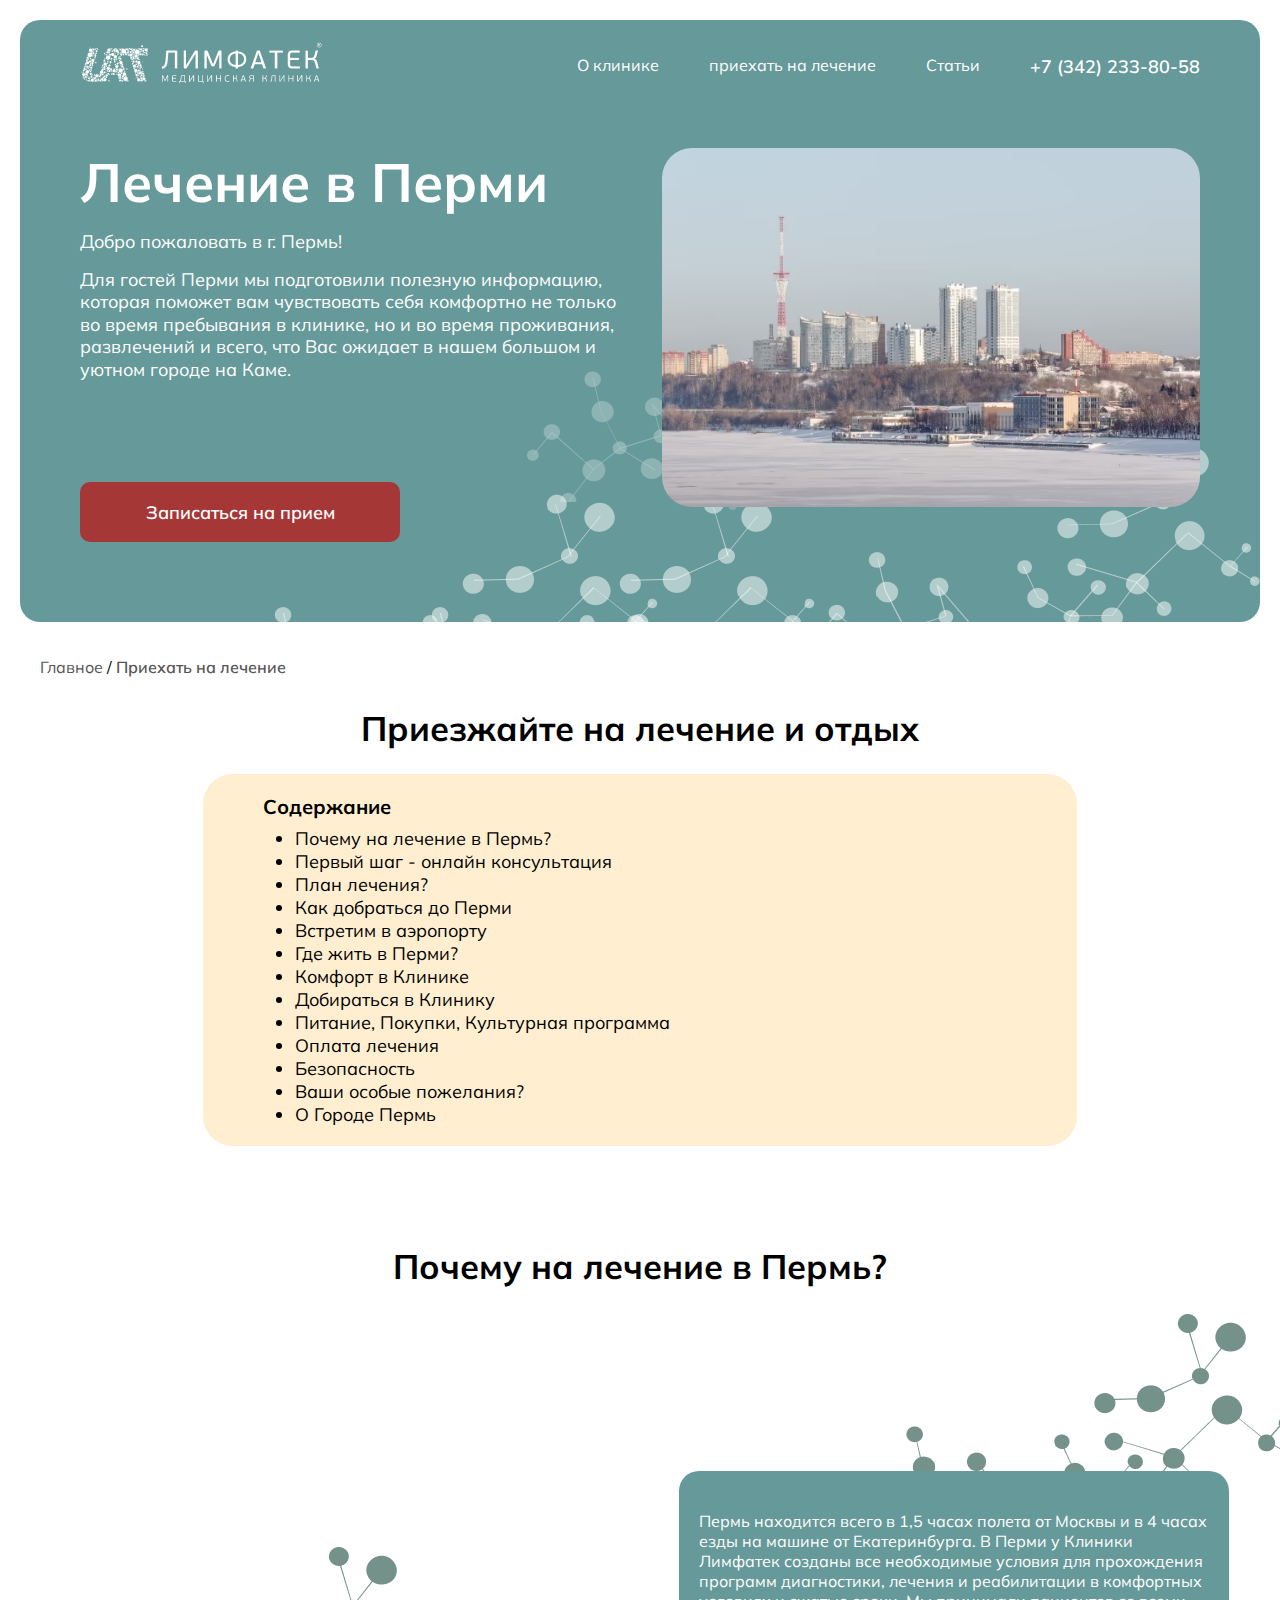
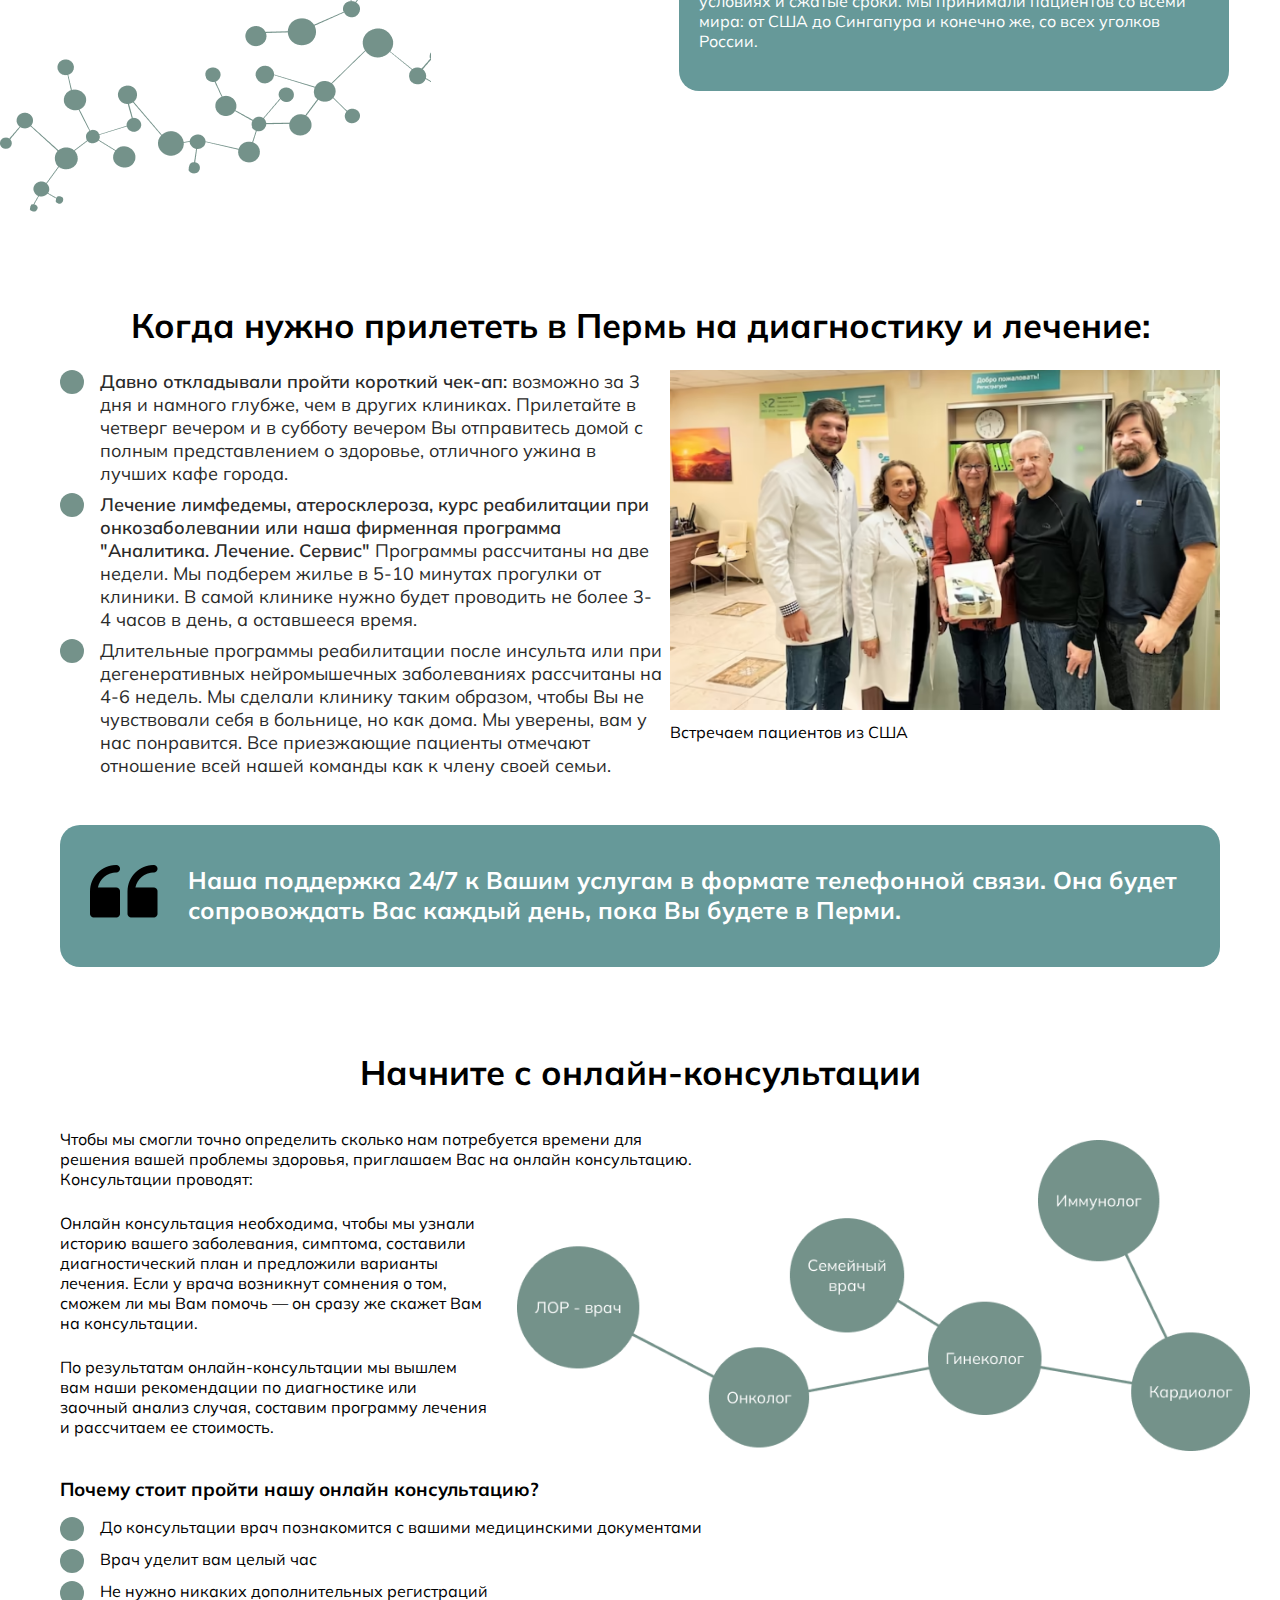
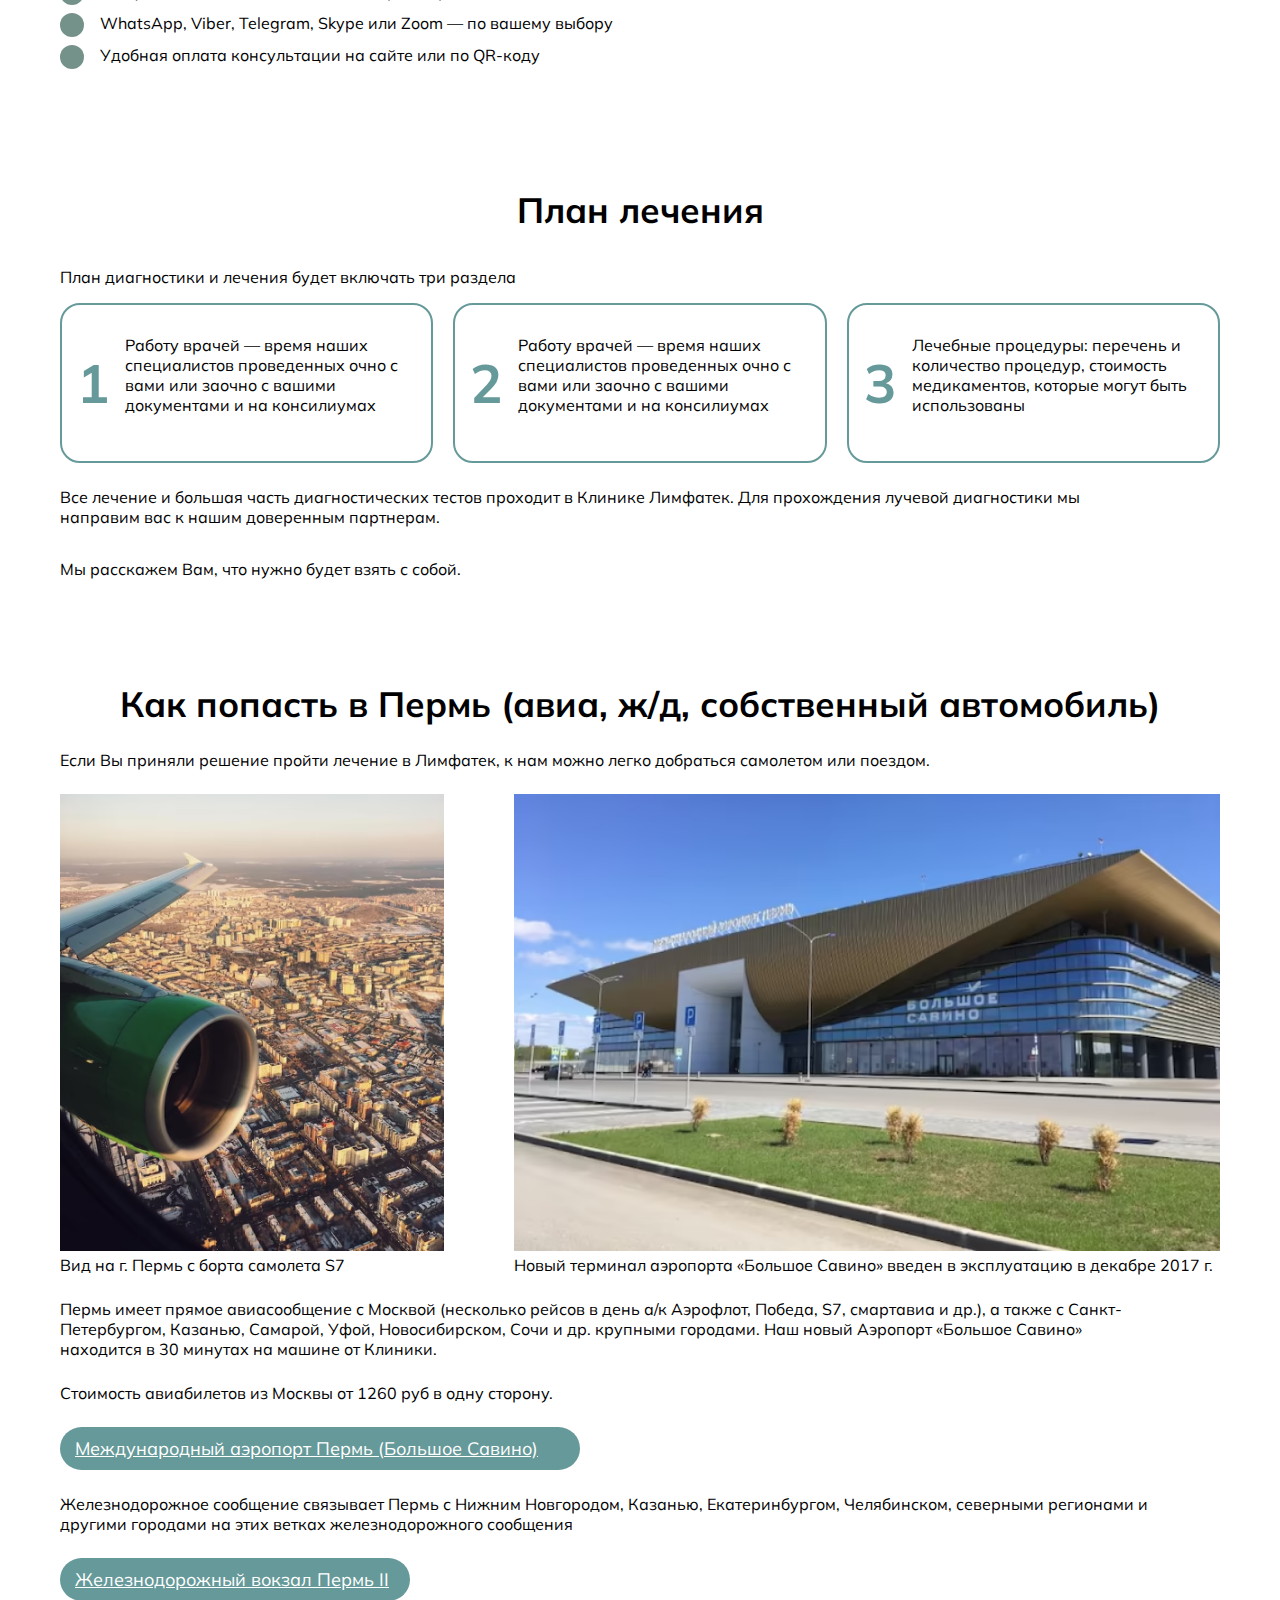
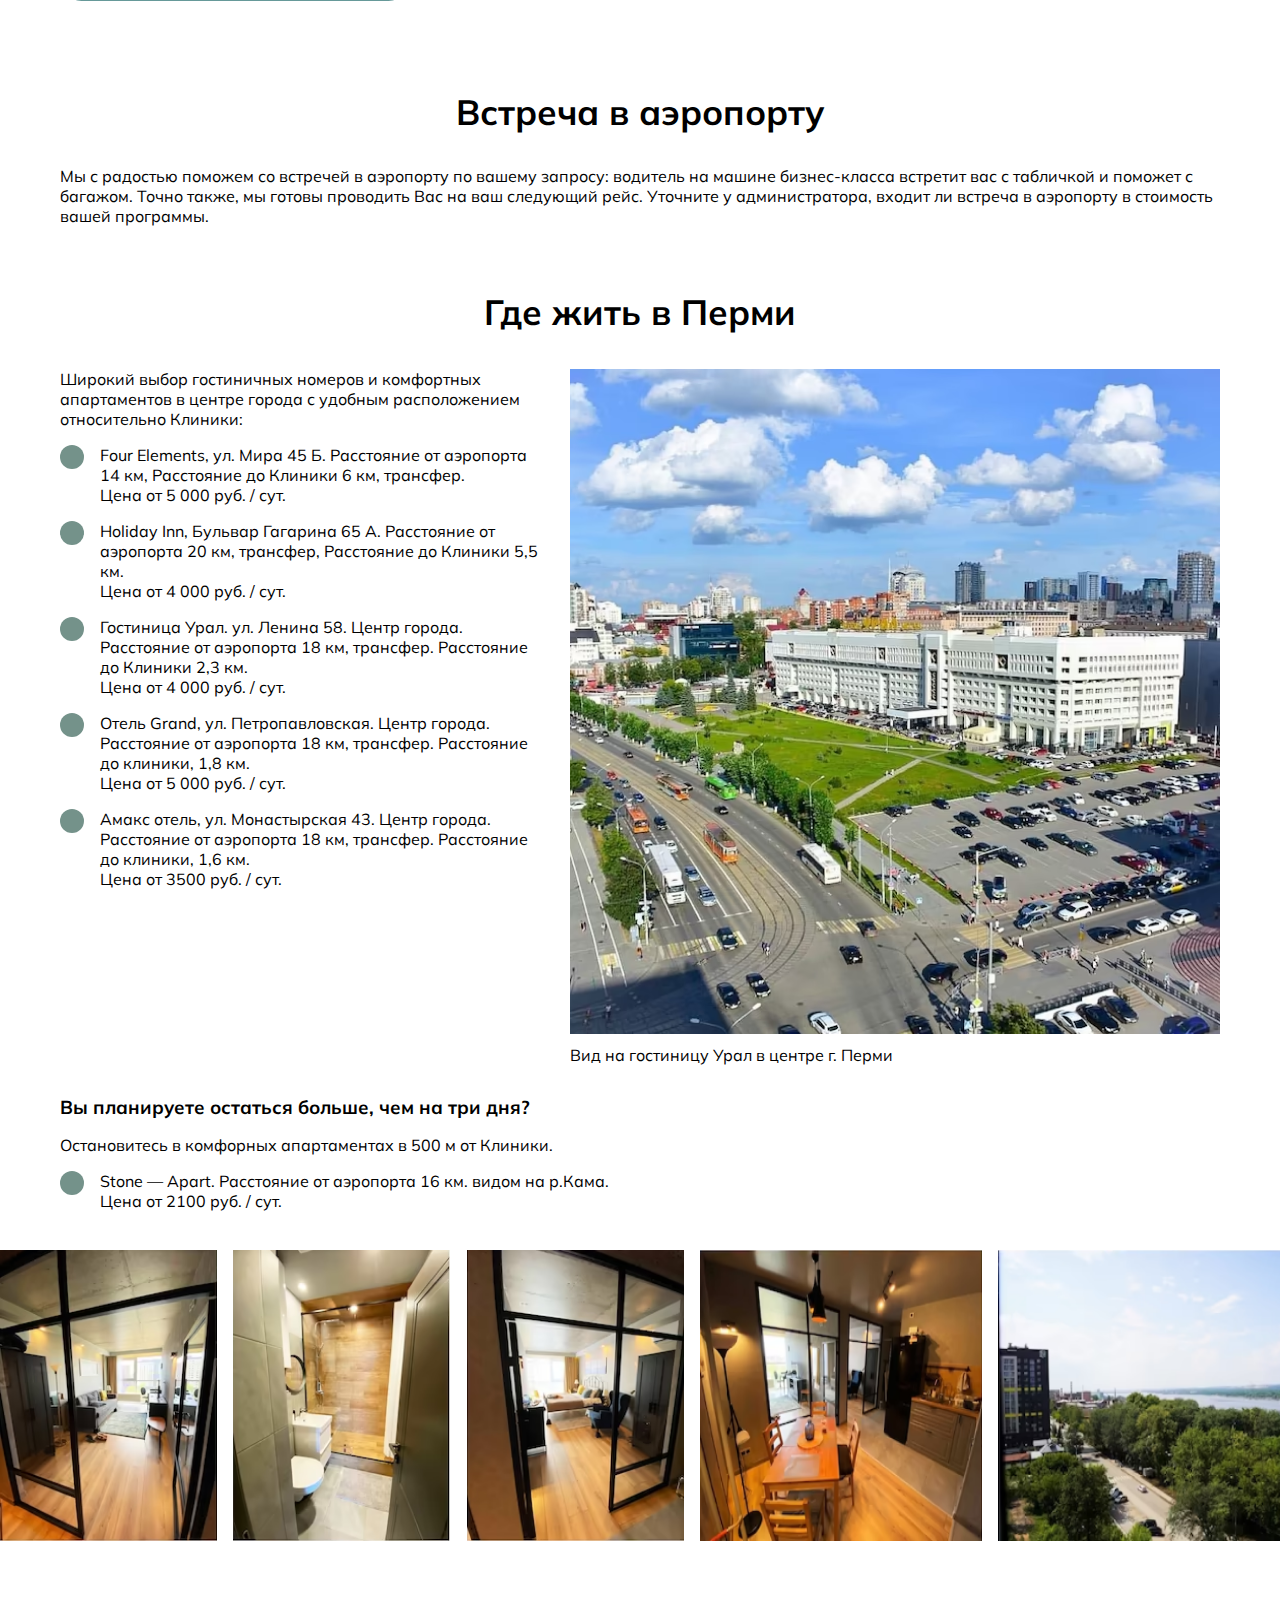
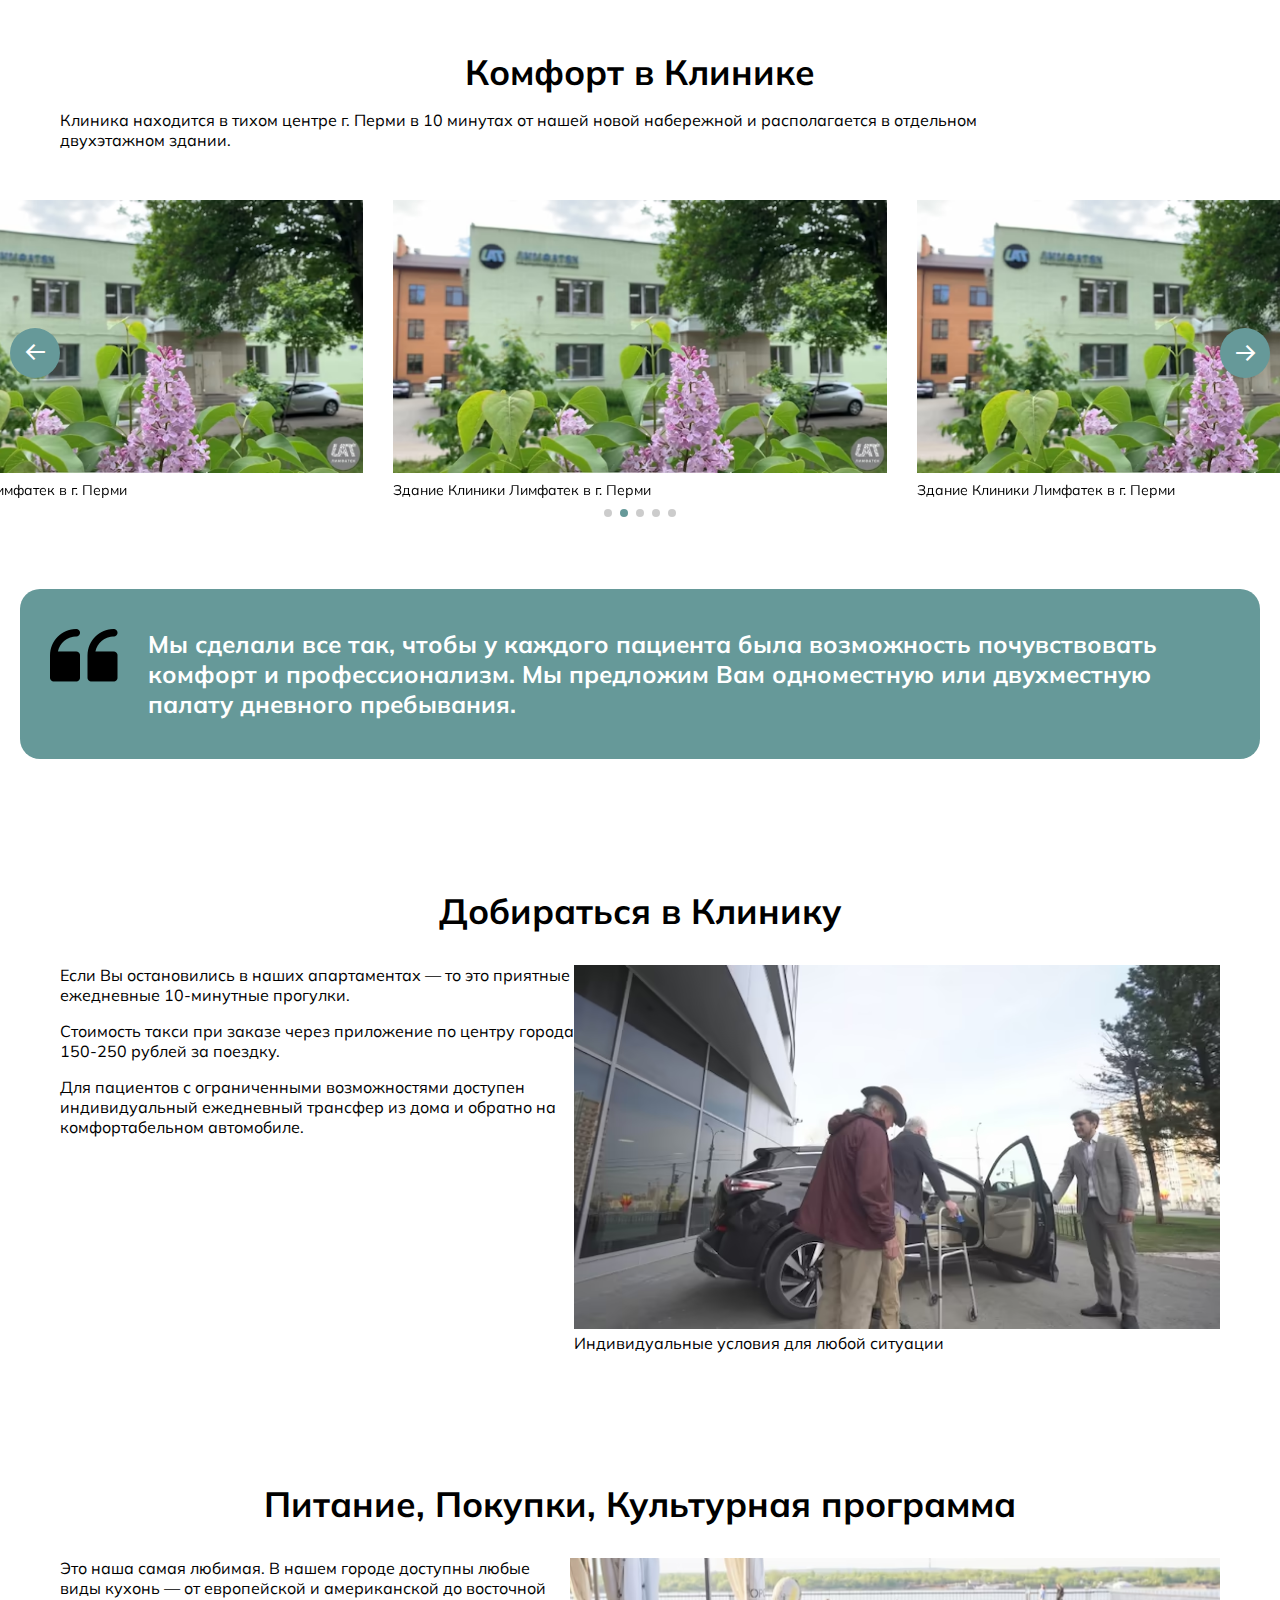
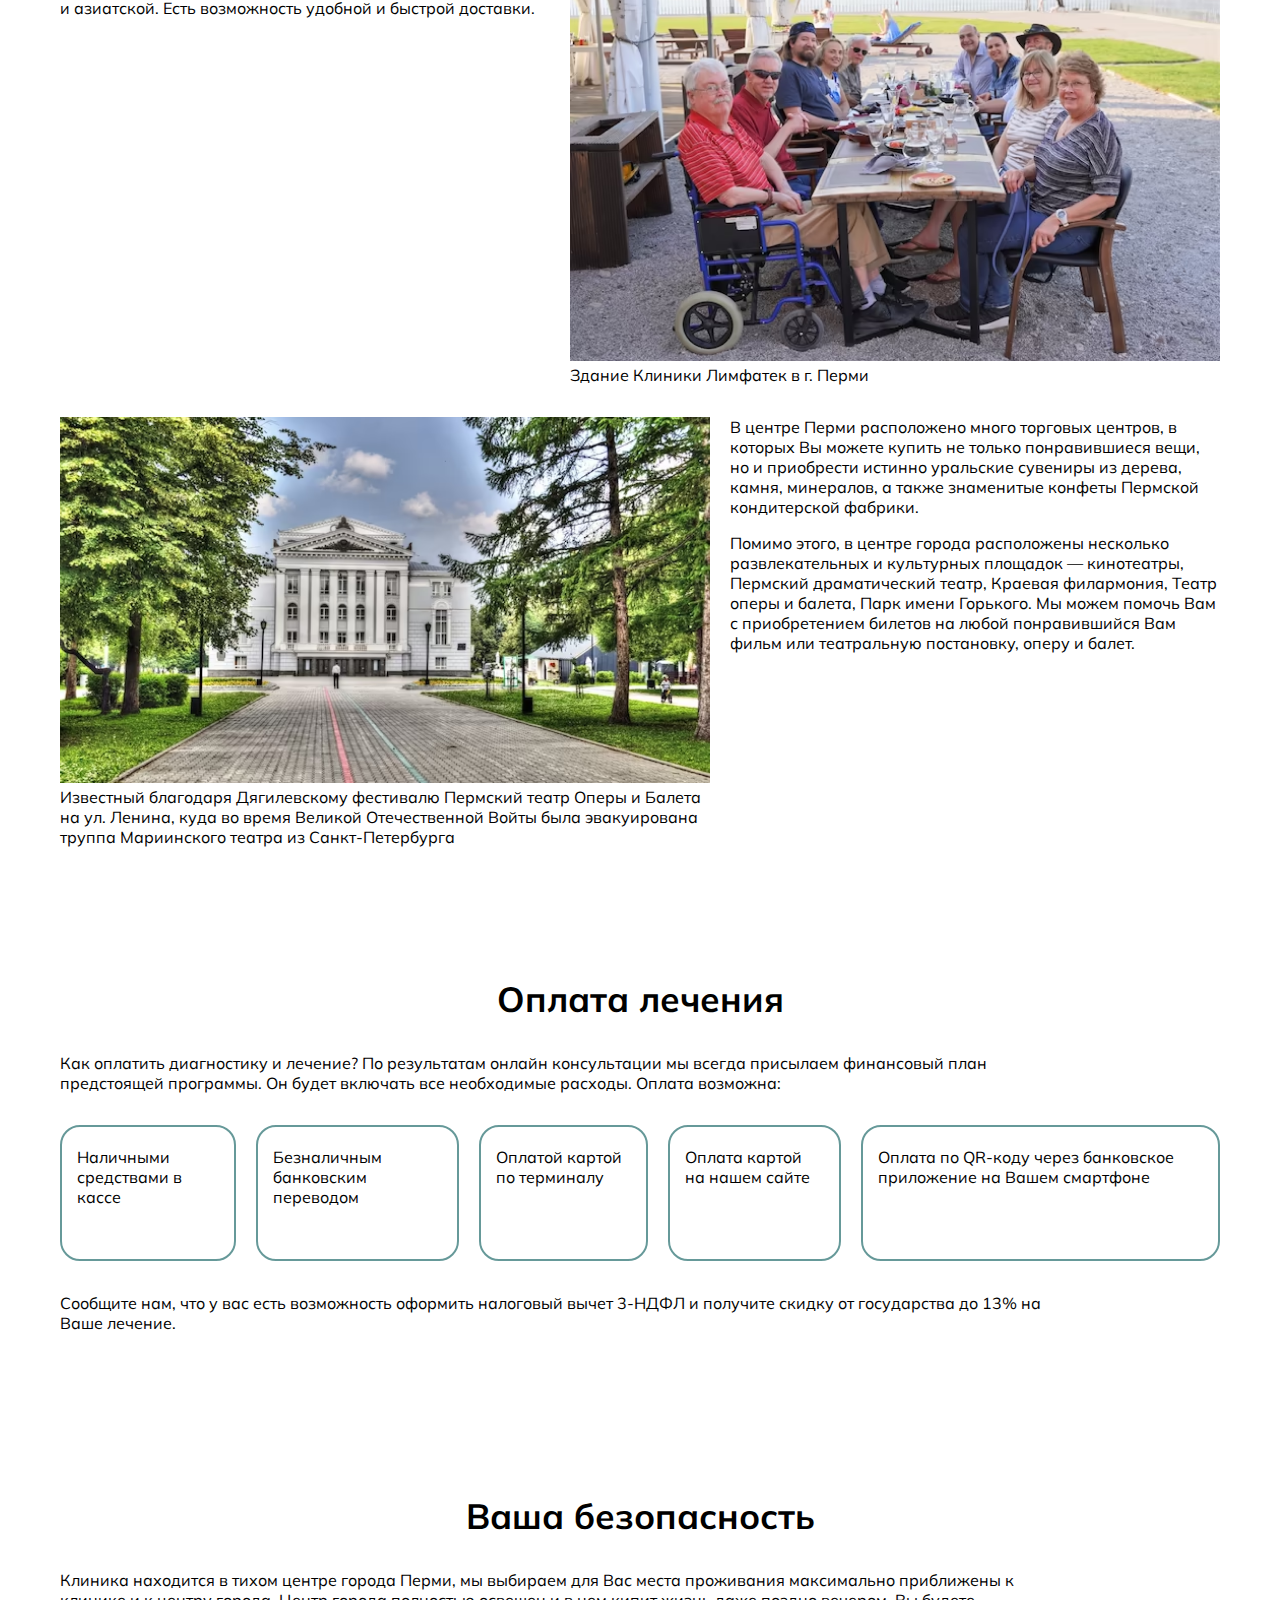
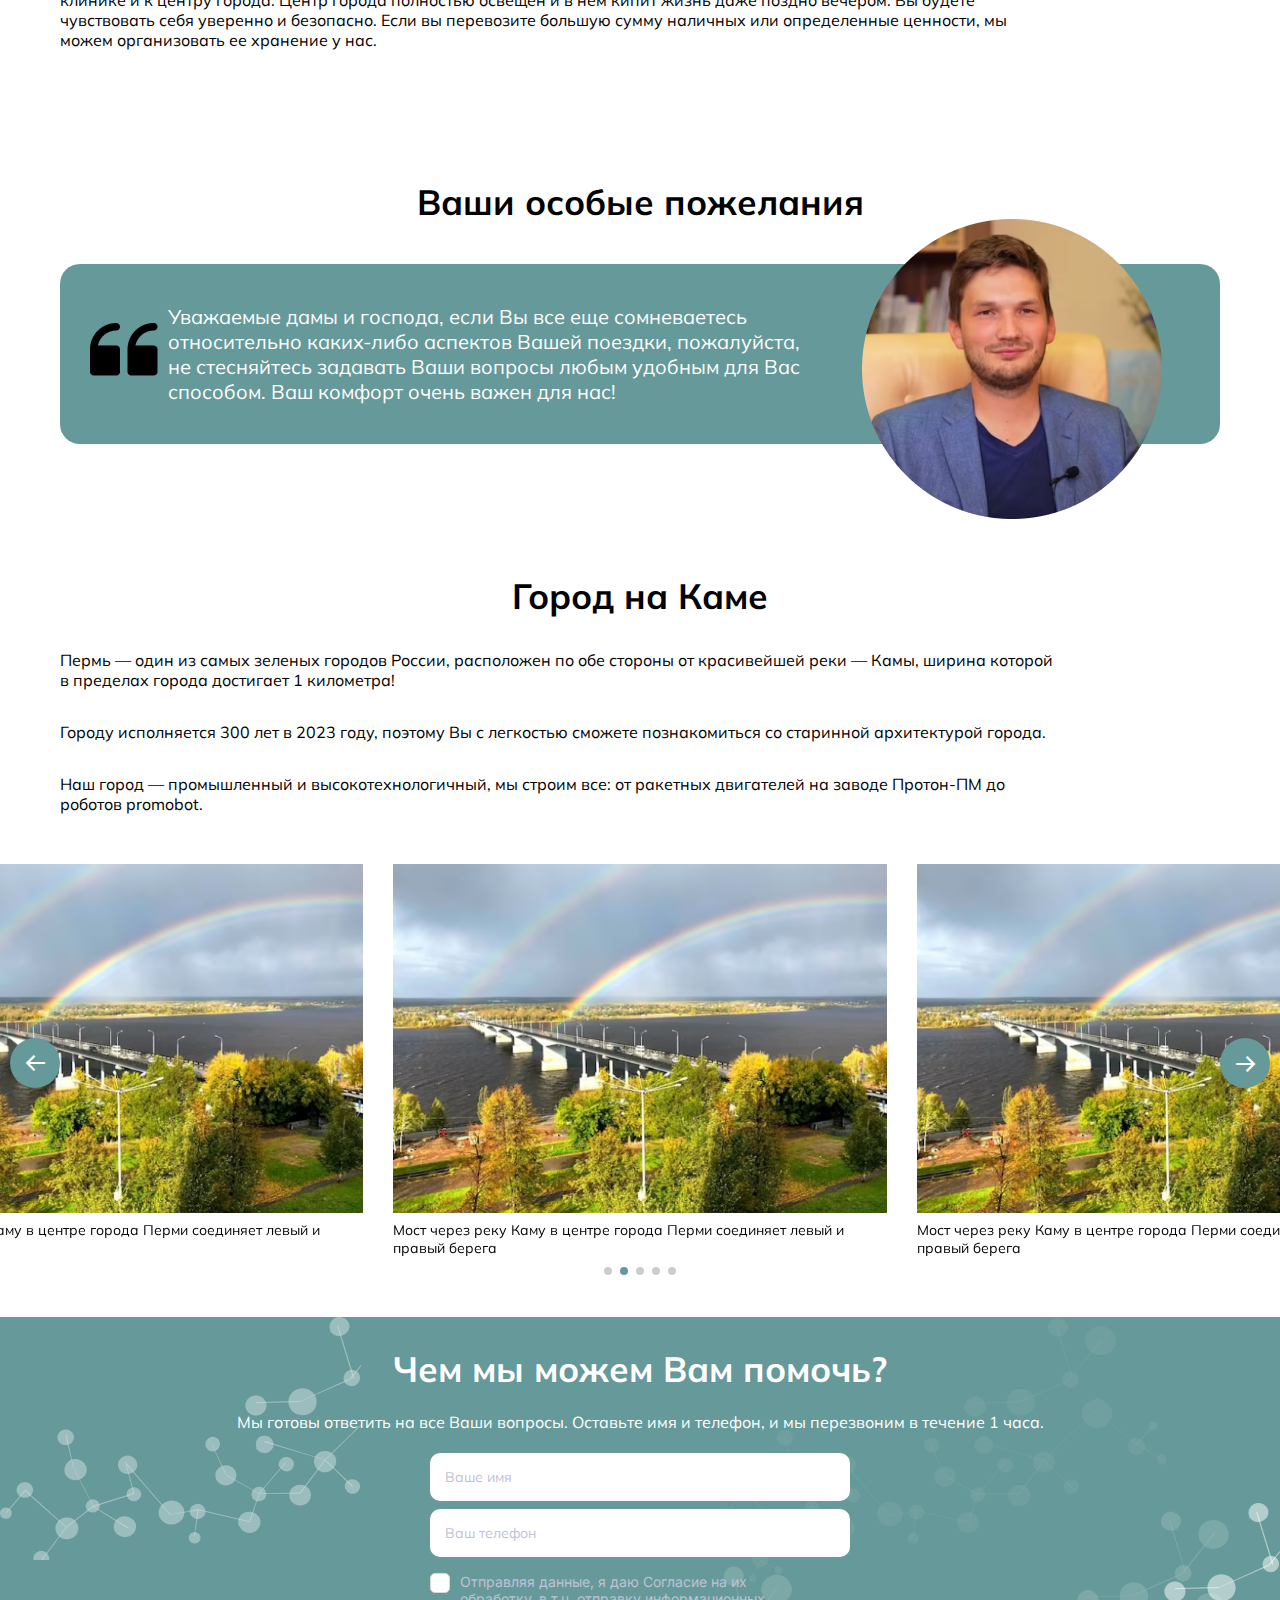
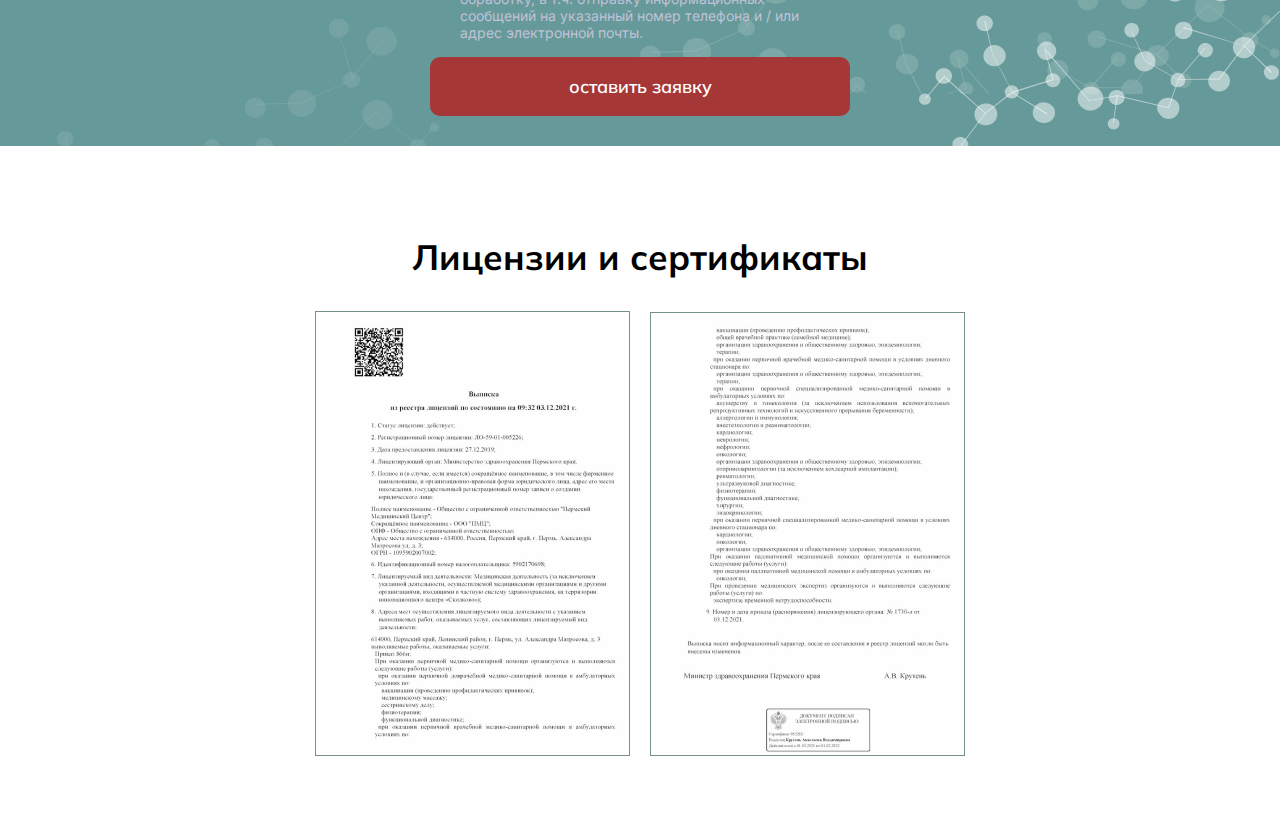
<file: html/home.html>
<!DOCTYPE html>
<html lang="en">
<head>
    <meta charset="UTF-8">
    <meta name="viewport" content="width=device-width, initial-scale=1.0">
    <link rel="stylesheet" href="/css/home.css">
    <link rel="stylesheet" href="/css/clinic.css">
    <link href='https://unpkg.com/boxicons@2.1.4/css/boxicons.min.css' rel='stylesheet'>
    <link rel="stylesheet" href="https://unpkg.com/swiper/swiper-bundle.min.css" />
    <title>лимфатек</title>
</head>
<body>
        <div class="home_container">
            <div class="qora"></div>
            <div style="padding: 0 20px;" class="for_home_main_padd">
            <div class="home_Top_header">
                <div class="group">
                    <img class="i1" src="/img/Group4.png" alt="">
                    <img class="i2" src="/img/Group (1).png" alt="">
                    <img class="i3" src="/img/Group.png" alt="">
                </div>  
                <div class="home_navbar">
                    <div class="logo">
                        <img src="/img/logo (2) 1.png" alt="">
                    </div>
                    <div class="home_nav_links">
                        <p><a href="../index.html">О клинике</a></p>
                        <p><a href="./home.html">приехать на лечение</a></p>
                        <p><a href="./atlero.html">Статьи</a></p>
                        <p><a href="tel::+7 (342) 233-80-58"><span>+7 (342) 233-80-58</span></a></p>
                    </div>
    
                    <div class="home_nav_links2">
                        <div class="logo2">
                            <img src="/img/logo (2) 1.png" alt="">
                        </div>
                        <div class="nav_linksIn">
                            <p><a href="../index.html">О клинике</a></p>
                            <p><a href="./home.html">приехать на лечение</a></p>
                            <p><a href="./atlero.html">Статьи</a></p>
                            <p><a href="tel::+7 (342) 233-80-58"><span>+7 (342) 233-80-58</span></a></p>
                        </div>
                        <div class="home_top_left_btn">
                            <button>Записаться на прием</button>
                        </div>
                        <div class="close_icon">
                            <i id="close1" onclick="myFunction2()" class='bx bx-x'></i>
                        </div>
                    </div>
    
                    <div class="icon_container" >
                        <i onclick="myFunction()" class='bx bx-menu'></i>
                    </div>
                </div>
    
                <div class="home_top_headermin">
                    <div class="home_top_left">
                        <h1>Лечение в Перми</h1>
                        <p>Добро пожаловать в г. Пермь!</p>
                        <p>Для гостей Перми мы подготовили полезную информацию, которая поможет вам чувствовать себя комфортно не только во время пребывания в клинике, но и во время проживания, развлечений и всего, что Вас ожидает в нашем большом и уютном городе на Каме.</p>
                        <div class="home_top_left_btn">
                            <button>Записаться на прием</button>
                        </div>
                    </div>
                    <div class="home_top_right">
                        <img src="/img/75fb6f3c610069e31fcf3c53805068ba.png" alt="">
                    </div>
                </div>
            </div>
            </div>
            
            <div class="home_mid_header">
                <div class="mid_header_h1">
                    <p><a href="#">Главное</a> / <span>Приехать на лечение</span></p>
                </div>
                <h1>Приезжайте на лечение и отдых</h1>
                <div class="home_header_mid_center">
                    <div class="home_header_mid_card">
                        <h3>Содержание</h3>
                        <ul>
                            <li>Почему на лечение в Пермь?</li>
                            <li>Первый шаг - онлайн консультация</li>
                            <li>План лечения?</li>
                            <li>Как добраться до Перми</li>
                            <li>Встретим в аэропорту</li>
                            <li>Где жить в Перми?</li>
                            <li>Комфорт в Клинике</li>
                            <li>Добираться в Клинику</li>
                            <li>Питание, Покупки, Культурная программа</li>
                            <li>Оплата лечения</li>
                            <li>Безопасность</li>
                            <li>Ваши особые пожелания?</li>
                            <li>О Городе Пермь</li>
                        </ul>
                    </div>
                </div>
            </div>

            <div class="home_end_header">
                <div class="home_end_header_h1">
                    <h1>Почему на лечение в Пермь?</h1>
                </div>
                <div class="home_end_two">
                    <img id="grp4" src="/img/Group5.png" alt="">
                    <div class="home_end_left">
                        <iframe width="853" height="480" src="https://www.youtube.com/embed/lTfkxaemwkY" title="Лечение лимфедемы нижних конечностей | Отзыв Татьяны" frameborder="0" allow="accelerometer; autoplay; clipboard-write; encrypted-media; gyroscope; picture-in-picture; web-share" allowfullscreen></iframe>
                    </div>
                    <div class="home_end_right">
                        <div class="home_end_right_card">
                            <p>Пермь находится всего в 1,5 часах полета от Москвы и в 4 часах езды на машине от Екатеринбурга. В Перми у Клиники Лимфатек созданы все необходимые условия для прохождения программ диагностики, лечения и реабилитации в комфортных условиях и сжатые сроки. Мы принимали пациентов со всеми мира: от США до Сингапура и конечно же, со всех уголков России. </p>
                        </div>
                        <img src="/img/Group5.png" alt="">
                    </div>
                </div>
            </div>

            <div class="home_top_main">
                <h1>Когда нужно прилететь в Пермь на диагностику и лечение:</h1>
                <div class="home_top_main_two">
                    <div class="home_top_main_left">
                        <div class="home_top_main_left_cards">
                            <div class="blue_cycle"><div class="cycle"></div></div>
                            <p><span>Давно откладывали пройти короткий чек-ап:</span> возможно за 3 дня и намного глубже, чем в других клиниках. Прилетайте в четверг вечером и в субботу вечером Вы отправитесь домой с полным представлением о здоровье, отличного ужина в лучших кафе города.</p>
                        </div>
                        <div class="home_top_main_left_cards">
                            <div class="blue_cycle"><div class="cycle"></div></div>
                            <div class="texts">
                                <p><span>Лечение лимфедемы, атеросклероза, курс реабилитации при онкозаболевании или наша фирменная программа "Аналитика. Лечение. Сервис"</span>  Программы рассчитаны на две недели. Мы подберем жилье в 5-10 минутах прогулки от клиники. В самой клинике нужно будет проводить не более 3-4 часов в день, а оставшееся время.</p>
                            </div>
                        </div>
                        <div class="home_top_main_left_cards">
                            <div class="blue_cycle"><div class="cycle"></div></div>
                            <p>Длительные программы реабилитации после инсульта или при дегенеративных нейромышечных заболеваниях рассчитаны на 4-6 недель. Мы сделали клинику таким образом, чтобы Вы не чувствовали себя в больнице, но как дома. Мы уверены, вам у нас понравится. Все приезжающие пациенты отмечают отношение всей нашей команды как к члену своей семьи.</p>
                        </div>
                    </div>
                    <div class="home_top_main_right">
                        <img src="/img/image 142.png" alt="">
                        <p style="margin: 8px 0;">Встречаем пациентов из США</p>
                    </div>
                </div>

                <div class="for_greens_cards">
                    <img src="../img/Quotation marks.svg" alt="">
                    <p>Наша поддержка 24/7 к Вашим услугам в формате телефонной связи. Она будет сопровождать Вас каждый день, пока Вы будете в Перми.</p>
                </div>
            </div>

            <div class="home_mid_main">
                <h1>Начните с онлайн-консультации</h1>
                <p class="home_mid_main_p01">Чтобы мы смогли точно определить сколько нам потребуется времени для решения вашей проблемы здоровья, приглашаем Вас на онлайн консультацию. Консультации проводят:</p>
                <div class="home_mid_main_two">
                    <div class="home_mid_main_left">
                        <p class="home_mid_main_p02">Чтобы мы смогли точно определить сколько нам потребуется времени для решения вашей проблемы здоровья, приглашаем Вас на онлайн консультацию. Консультации проводят:</p>
                        <p>Онлайн консультация необходима, чтобы мы узнали историю вашего заболевания, симптома, составили диагностический план и предложили варианты лечения. Если у врача возникнут сомнения о том, сможем ли мы Вам помочь — он сразу же скажет Вам на консультации.</p>
                        <p id="p011">По результатам онлайн-консультации мы вышлем вам наши рекомендации по диагностике или заочный анализ случая, составим программу лечения и рассчитаем ее стоимость.</p>
                    </div>
                    <div class="home_mid_main_right">
                        <img src="/img/Group 4.png" alt="">
                    </div>
                </div>
                <div class="home_mid_main_left_texts">
                    <h3>Почему стоит пройти нашу онлайн консультацию?</h3>
                    <div class="blue_cycle_card">
                        <div class="blue_cycle2"><div class="cycle"></div></div>
                        <span>До консультации врач познакомится с вашими медицинскими документами</span>
                    </div>
                    <div class="blue_cycle_card">
                        <div class="blue_cycle2"><div class="cycle"></div></div>
                        <span>Врач уделит вам целый час</span>
                    </div>
                    <div class="blue_cycle_card">
                        <div class="blue_cycle2"><div class="cycle"></div></div>
                        <span>Не нужно никаких дополнительных регистраций</span>
                    </div>
                    <div class="blue_cycle_card">
                        <div class="blue_cycle2"><div class="cycle"></div></div>
                        <span>WhatsApp, Viber, Telegram, Skype или Zoom — по вашему выбору</span></div>
                    <div class="blue_cycle_card">
                        <div class="blue_cycle2"><div class="cycle"></div></div>
                        <span>Удобная оплата консультации на сайте или по QR-коду</span>
                    </div>  
                </div>
            </div>

            <div class="home_end_main">
                <h1 class="home_end_main_h01">План лечения</h1>
                <p class="home_end_main_p01">План диагностики и лечения будет включать три раздела</p>
                <div class="home_end_main_card">
                    <div class="home_end_main_cards">
                        <h1>1</h1>
                        <p>Работу врачей — время наших специалистов проведенных очно с вами или заочно с вашими документами и на консилиумах</p>
                    </div>
                    <div class="home_end_main_cards">
                        <h1>2</h1>
                        <p>Работу врачей — время наших специалистов проведенных очно с вами или заочно с вашими документами и на консилиумах</p>
                    </div>
                    <div class="home_end_main_cards">
                        <h1>3</h1>
                        <p>Лечебные процедуры: перечень и количество процедур, стоимость медикаментов, которые могут быть использованы</p>
                    </div>
                </div>
                <div class="home_end_main_p">
                    <p>Все лечение и большая часть диагностических тестов проходит в Клинике Лимфатек. Для прохождения лучевой диагностики мы направим вас к нашим доверенным партнерам.</p>
                    <p>Мы расскажем Вам, что нужно будет взять с собой.</p>
                </div>
            </div>

            <div class="home_section_top">
                <h1>Как попасть в Пермь (авиа, ж/д, собственный автомобиль)</h1>
                <p>Если Вы приняли решение пройти лечение в Лимфатек, к нам можно легко добраться самолетом или поездом.</p>
                <div class="home_section_top_imgs">
                    <div class="home_section_top_img-left">
                        <img src="/img/image 143.png" alt="">
                        <p>Вид на г. Пермь с борта самолета S7</p>
                    </div>
                    <div class="home_section_top_img-right">
                        <img src="/img/image 144.png" alt="">
                        <p>Новый терминал аэропорта «Большое Савино» введен в эксплуатацию в декабре 2017 г.</p>
                    </div>
                </div>
                <div class="home_section_top_text">
                    <p>Пермь имеет прямое авиасообщение с Москвой (несколько рейсов в день а/к Аэрофлот, Победа, S7, смартавиа и др.), а также с Санкт-Петербургом, Казанью, Самарой, Уфой, Новосибирском, Сочи  и др. крупными городами. Наш новый Аэропорт «Большое Савино» находится в 30 минутах на машине от Клиники.</p>
                    <p>Стоимость авиабилетов из Москвы от 1260 руб в одну сторону.</p>
                </div>
                <div class="home_section_top_blueP">
                    <p><a href="#">Международный аэропорт Пермь (Большое Савино)</a></p>
                </div>
                <div class="home_section_top_text">
                    <p>Железнодорожное сообщение связывает Пермь с Нижним Новгородом, Казанью, Екатеринбургом, Челябинском, северными регионами и другими городами на этих ветках железнодорожного сообщения</p>
                </div>
                <div class="home_section_top_blueP2">
                    <p><a href="#">Железнодорожный вокзал Пермь II</a></p>
                </div>
            </div>

            <div class="home_text_section">
                <h1>Встреча в аэропорту</h1>
                <p>Мы с радостью поможем со встречей в аэропорту по вашему запросу: водитель на машине бизнес-класса встретит вас с табличкой и поможет с багажом. Точно также, мы готовы проводить Вас на ваш следующий рейс. Уточните у администратора, входит ли встреча в аэропорту в стоимость вашей программы.</p>
            </div>

            <div class="home_midle_section">
                <h1> Где жить в Перми</h1>
                <div class="home_midle_section_two">
                    <div class="home_midle_section_left">
                        <p>Широкий выбор гостиничных номеров и комфортных апартаментов в центре города с удобным расположением относительно Клиники:</p>
                        <div class="blue_cycle_card">
                            <div class="blue_cycle2"><div class="cycle"></div></div>
                            <span>Four Elements, ул. Мира 45 Б. Расстояние от аэропорта 14 км, Расстояние до Клиники 6 км, трансфер. <br>Цена от 5 000 руб. / сут.</span>
                        </div>
    
                        <div class="blue_cycle_card">
                            <div class="blue_cycle2"><div class="cycle"></div></div>
                            <span>Holiday Inn, Бульвар Гагарина 65 А. Расстояние от аэропорта 20 км, трансфер, Расстояние до Клиники 5,5 км. <br>Цена  от 4 000 руб. / сут.</span>
                        </div>
    
                        <div class="blue_cycle_card">
                            <div class="blue_cycle2"><div class="cycle"></div></div>
                            <span>Гостиница Урал. ул. Ленина 58. Центр города. Расстояние от аэропорта 18 км, трансфер. Расстояние до Клиники 2,3 км. 
                                <br>Цена от 4 000 руб. / сут.
                            </span>
                        </div>
    
                        <div class="blue_cycle_card">
                            <div class="blue_cycle2"><div class="cycle"></div></div>
                            <span>Отель Grand, ул. Петропавловская. Центр города. Расстояние от аэропорта 18 км, трансфер. Расстояние до клиники, 1,8 км. <br>Цена от 5 000 руб. / сут.</span>
                        </div>
    
                        <div class="blue_cycle_card">
                            <div class="blue_cycle2"><div class="cycle"></div></div>
                            <span>Амакс отель, ул. Монастырская 43. Центр города. Расстояние от аэропорта 18 км, трансфер. Расстояние до клиники, 1,6 км.
                                <br>Цена от 3500 руб. / сут.</span>
                        </div>
                    </div>
                    <div class="home_midle_section_right">
                        <img src="/img/image 145.png" alt="">
                        <p style="margin: 7px 0;">Вид на гостиницу Урал в центре г. Перми</p>
                    </div>
                </div>
                <div class="home_midle_section_bottom">
                    <h3>Вы планируете остаться больше, чем на три дня? </h3>
                    <p>Остановитесь в комфорных апартаментах в 500 м от Клиники.</p>
                    <div class="blue_cycle_card">
                        <div class="blue_cycle2"><div class="cycle"></div></div>
                        <span>Stone — Apart. Расстояние от аэропорта 16 км. видом на р.Кама.
                            <br>Цена от 2100 руб. / сут.</span>
                    </div>
                </div>
            </div>
            <div class="midle_section_bot_imgs">
                <img style="width: 17%;" src="/img/image 146.png" alt="">
                <img style="width: 17%;" src="/img/image 146 (1).png" alt="">
                <img style="width: 17%;" src="/img/image 147.png" alt="">
                <img style="width: 22%;" src="/img/image 148.png" alt="">
                <img style="width: 22%;" src="/img/image 147 (1).png" alt="">
            </div>

            <div class="home_end_section">
                <h1>Комфорт в Клинике</h1>
                <p class="home_end_section_p02">Клиника находится в тихом центре г. Перми в 10 минутах от нашей новой набережной и располагается в отдельном двухэтажном здании.</p>
                
            </div>
            <div class="swiper-container">
                <div class="swiper-wrapper">
                  <div class="swiper-slide"><img src="../img/image 149.png" alt=""><h2>Здание Клиники Лимфатек в г. Перми</h2></div>
                  <div class="swiper-slide"><img src="../img/image 149.png" alt=""><h2>Здание Клиники Лимфатек в г. Перми</h2></div>
                  <div class="swiper-slide"><img src="../img/image 149.png" alt=""><h2>Здание Клиники Лимфатек в г. Перми</h2></div>
                  <div class="swiper-slide"><img src="../img/image 149.png" alt=""><h2>Здание Клиники Лимфатек в г. Перми</h2></div>
                  <div class="swiper-slide"><img src="../img/image 149.png" alt=""><h2>Здание Клиники Лимфатек в г. Перми</h2></div>
                </div>
                <div class="swiper-pagination"></div>
                <div class="swiper-button-next"><i class='bx bx-arrow-back'></i></div>
                <div class="swiper-button-prev"><i class='bx bx-arrow-back'></i></div>
              </div>
              <div style="padding: 20px;" class="for_paddings">
              <div class="for_greens_cards">
                <img src="../img/Quotation marks.svg" alt="">
                <p>Мы сделали все так, чтобы у каждого пациента была возможность почувствовать комфорт и профессионализм. Мы предложим Вам одноместную или двухместную палату дневного пребывания.</p>
            </div>
        </div>
            
              <script src="https://unpkg.com/swiper/swiper-bundle.min.js"></script>
              <script>
                var swiper = new Swiper('.swiper-container', {
                  slidesPerView: 2.5,
                  centeredSlides: true,
                  spaceBetween: 30,
                  initialSlide: 1,
                //   loop: true,
                  pagination: {
                    el: '.swiper-pagination',
                    clickable: true
                  },
                  navigation: {
                    nextEl: '.swiper-button-next',
                    prevEl: '.swiper-button-prev'
                  },
                  breakpoints: {
          300: {
            slidesPerView: 1.5,
                  centeredSlides: true,
                  spaceBetween: 15,
          },
          700: {
            slidesPerView: 2,
                  centeredSlides: true,
                  spaceBetween: 20,
          },
          1024: {
            slidesPerView: 2.5,
                  centeredSlides: true,
                  spaceBetween: 30,
          },
        },    
                });
              </script>

            <div class="home_client_section">
                <h1>Добираться в Клинику</h1>
                <div class="home_client_sec_two">
                    <div class="home_client_sec_left">
                        <p>Если Вы остановились в наших апартаментах — то это приятные ежедневные 10-минутные прогулки.</p>
                        <p>Стоимость такси при заказе через приложение по центру города 150-250 рублей за поездку.</p>
                        <p>Для пациентов с ограниченными возможностями доступен индивидуальный ежедневный трансфер из дома и обратно на комфортабельном автомобиле.</p>
                    </div>
                    <div class="home_client_sec_right">
                        <img src="/img/image 152.png" alt="">
                        <p>Индивидуальные условия для любой ситуации</p>
                    </div>
                </div>
            </div>

            <div class="home_client_section_mid">
                <h1>Питание, Покупки, Культурная программа</h1>
                <div class="client_section_mid_top">
                    <div class="client_section_top_left">
                        <p>Это наша самая любимая. В нашем городе доступны любые виды кухонь — от европейской и американской до восточной и азиатской. Есть возможность удобной и быстрой доставки.</p>
                    </div>
                    <div class="client_section_top_right">
                        <img src="/img/image 153.png" alt="">
                        <p>Здание Клиники Лимфатек в г. Перми</p>
                    </div>
                </div>
                <div class="client_section_mid_bot">
                    <div class="client_section_bot_left">
                        <img src="/img/image 154.png" alt="">
                        <p>Известный благодаря Дягилевскому фестивалю Пермский театр Оперы и Балета на ул. Ленина, куда во время Великой Отечественной Войты была эвакуирована труппа Мариинского театра из Санкт-Петербурга</p>
                    </div>
                    <div class="client_section_bot_right">
                        <p>В центре Перми расположено много торговых центров, в которых Вы можете купить не только понравившиеся вещи, но и приобрести истинно уральские сувениры из дерева, камня, минералов, а также знаменитые конфеты Пермской кондитерской фабрики.</p>
                        <p>Помимо этого, в центре города расположены несколько развлекательных и культурных площадок — кинотеатры, Пермский драматический театр, Краевая филармония, Театр оперы и балета, Парк имени Горького. Мы можем помочь Вам с приобретением билетов на любой понравившийся Вам фильм или театральную постановку, оперу и балет.</p>
                    </div>
                </div>
            </div>

            <div class="home_client_section_text">
                <h1>Оплата лечения</h1>
                <p>Как оплатить диагностику и лечение? По результатам онлайн консультации мы всегда присылаем финансовый план предстоящей программы. Он будет включать все необходимые расходы. Оплата возможна:</p>
                <div class="home_client_section_text_divs">
                    <div class="home_client_section_text_div">
                        <p>Наличными средствами в кассе</p>
                    </div>
                    <div class="home_client_section_text_div">
                        <p>Безналичным банковским переводом</p>
                    </div>
                    <div class="home_client_section_text_div">
                        <p>Оплатой картой по терминалу</p>
                    </div>
                    <div class="home_client_section_text_div">
                        <p>Оплата картой на нашем сайте</p>
                    </div>
                    <div class="home_client_section_text_div">
                        <p>Оплата по QR-коду через банковское приложение на Вашем смартфоне</p>
                    </div>
                </div>
                <p>Сообщите нам, что у вас есть возможность оформить налоговый вычет 3-НДФЛ и получите скидку от государства до 13% на Ваше лечение.</p>
            </div>

            <div class="home_client_section_text2">
                <h1>Ваша безопасность</h1>
                <p>Клиника находится в тихом центре города Перми, мы выбираем для Вас места проживания максимально приближены к клинике и к центру города. Центр города полностью освещен и в нем кипит жизнь даже поздно вечером. Вы будете чувствовать себя уверенно и безопасно.  Если вы перевозите большую сумму наличных или определенные ценности, мы можем организовать ее хранение у нас.</p>
            </div>

            <div class="home_end_top">
                <h1>Ваши особые пожелания</h1>
                <div class="for_greens_cards">
                    <div class="for_greens_cards_texts">
                        <img src="../img/Quotation marks.svg" alt="">
                        <p>Уважаемые дамы и господа, если Вы все еще сомневаетесь относительно каких-либо аспектов Вашей поездки, пожалуйста, не стесняйтесь задавать Ваши вопросы любым удобным для Вас способом. Ваш комфорт очень важен для нас!</p>
                    </div>
                    <div class="for_greens_cards_man">
                        <img id="for_greens_cards_man" src="/img/image 155.png" alt="">
                    </div>
                </div>
            </div>

            <div class="home_end_mid">
                <h1>Город на Каме</h1>
                <p>Пермь — один из самых зеленых городов России, расположен по обе стороны от красивейшей реки — Камы, ширина которой в пределах города достигает 1 километра! </p>
                <p>Городу исполняется 300 лет в 2023 году, поэтому Вы с легкостью сможете познакомиться со старинной архитектурой города.</p>
                <p>Наш город — промышленный и высокотехнологичный, мы строим все: от ракетных двигателей на заводе Протон-ПМ до роботов promobot.</p>
            </div>
            <div class="swiper-container">
                <div class="swiper-wrapper">
                  <div class="swiper-slide"><img src="../img/image 156.png" alt=""><h2>Мост через реку Каму в центре города Перми соединяет левый и правый берега</h2></div>
                  <div class="swiper-slide"><img src="../img/image 156.png" alt=""><h2>Мост через реку Каму в центре города Перми соединяет левый и правый берега</h2></div>
                  <div class="swiper-slide"><img src="../img/image 156.png" alt=""><h2>Мост через реку Каму в центре города Перми соединяет левый и правый берега</h2></div>
                  <div class="swiper-slide"><img src="../img/image 156.png" alt=""><h2>Мост через реку Каму в центре города Перми соединяет левый и правый берега</h2></div>
                  <div class="swiper-slide"><img src="../img/image 156.png" alt=""><h2>Мост через реку Каму в центре города Перми соединяет левый и правый берега</h2></div>
                </div>
                <div class="swiper-pagination"></div>
                <div class="swiper-button-next"><i class='bx bx-arrow-back'></i></div>
                <div class="swiper-button-prev"><i class='bx bx-arrow-back'></i></div>
              </div>
        </div>
            
              <script src="https://unpkg.com/swiper/swiper-bundle.min.js"></script>
              <script>
                var swiper = new Swiper('.swiper-container', {
                  slidesPerView: 2.5,
                  centeredSlides: true,
                  spaceBetween: 30,
                  initialSlide: 1,
                //   loop: true,
                  pagination: {
                    el: '.swiper-pagination',
                    clickable: true
                  },
                  navigation: {
                    nextEl: '.swiper-button-next',
                    prevEl: '.swiper-button-prev'
                  },
                  breakpoints: {
          300: {
            slidesPerView: 1.5,
                  centeredSlides: true,
                  spaceBetween: 15,
          },
          700: {
            slidesPerView: 2,
                  centeredSlides: true,
                  spaceBetween: 20,
          },
          1024: {
            slidesPerView: 2.5,
                  centeredSlides: true,
                  spaceBetween: 30,
          },
        },    
                });
              </script>

            <div class="home_end_bottom">
                <img class="grp01" src="/img/Group (1).png" alt="">
                <img class="grp02" src="/img/Group.png" alt="">
                <img class="grp03" src="/img/Group2.png" alt="">
                <img class="grp04" src="/img/Group (1).png" alt="">
                <div class="home_end_bottom_card">
                    <h1>Чем мы можем Вам помочь?</h1>
                    <p class="home_end_bottom_card_p01">Мы готовы ответить на все Ваши вопросы. Оставьте имя и телефон, и мы перезвоним в течение 1 часа.</p>
                    <div class="home_end_bottom_inputs">
                        <input type="text" placeholder="Ваше имя">
                        <input type="text" placeholder="Ваш телефон">
                    </div>
                    <div class="checked">
                        <input type="checkbox" class="ui-checkbox">
                        <p>Отправляя данные, я даю Согласие на их обработку, в т.ч. отправку информационных сообщений на указанный номер телефона и / или адрес электронной почты.</p>
                    </div>
                    <div class="home_end_bottom_btns">
                        <button class="home_end_bottom_btn">оставить заявку</button>
                    </div>
                </div>
            </div>

            <div class="home_sertifikat">
                <h1>Лицензии и сертификаты</h1>
                <div class="home_sertif_img">
                    <img src="/img/image 160.png" alt="">
                    <img src="/img/image 161.png" alt="">
                </div>
            </div>
        </div>

    <script>
        function myFunction() {
          document.querySelector(".home_nav_links2").style = "position: fixed; top: 0; right: 0; transition: 0.5s;"
          document.querySelector(".qora").style = "display:flex;"
        }

        function myFunction2() {
          document.querySelector(".home_nav_links2").style = "position: fixed; top: 0; right: -800px; transition: 1s;"
          document.querySelector(".qora").style = "display:none;"
        }
    </script>


</body>
</html>
</file>
<file: css/clinic.css>
* {
    font-family: "Mulish", sans-serif;
    margin: 0;
    padding: 0;
    box-sizing: border-box;
}

.Clinic_main {
    padding: 20px;
}

.what_title h3 {
    font-weight: 700;
    font-size: 34px;
    margin: auto;
    display: flex;
    max-width: max-content;
    margin-bottom: 20px;
}

.Clinic_main .home_mid_header{
    padding: 35px 0;
}

.what_title {
    max-width: 1350px;
    width: 100%;
    margin: auto;
    margin-top: 30px !important;
}

.what_cards {
    display: grid;
    text-align: center;
    gap: 25px;
    grid-template-columns: auto auto auto auto;
}

.what_card {
    margin: auto;
    max-width: max-content;
}

.what_card h2 {
    font-size: 80px;
    font-weight: 700;
}

.what_card h4 {
    font-size: 24px;
    font-weight: 700;
    margin-top: -10px;
}

.what_card p {
    margin-top: 15px;
    font-size: 18px;
}

.for_metod_cards {
    max-width: 900px;
    width: 100%;
    background-color: #669999;
    margin: auto;
    color: white;
    border-radius: 20px;
    padding: 40px 30px 40px 30px;
    display: flex;
    margin-top: 80px;
    gap: 20px;
}

.for_metod_card1 {
    width: 43%;
}

.for_metod_card2 {
    width: 57%;
}

.for_metod_cards h2 {
    font-size: 24px;
    font-weight: 700;
}

.for_metod_cards h4 {
    font-size: 18px;
    font-weight: 500;
}

.limfatek_page {
    max-width: 1350px;
    width: 100%;
    margin: auto;
    margin-top: 130px !important;
}

.limfatek_page h1 {
    font-size: 34px;
    font-weight: 700;
    margin-bottom: 25px;
    text-align: center;
}

.limfatek_card {
    display: flex;
    align-items: center;
    margin-top: 15px;
}

.limfatek_circle {
    width: 24px;
    height: 24px;
    background-color: #A63737;
    border-radius: 50%;
    margin-right: 20px;
    display: flex;
    align-items: center;
}

.limfatek_card h2 {
    font-weight: 400;
    font-size: 18px;
}

.limfatek_cards h3 {
    font-size: 18px;
    font-weight: 400;
    margin: 25px 0;
}

.for_limfatek_circle1 .limfatek_circle {
    background-color: #74928A;
}

.for_limfatek_p p {
    font-size: 18px;
    font-weight: 400;
    margin-top: 30px;
}

.for_limfatek_p {
    margin-top: 30px;
}

.doctor_main {
    max-width: 1350px;
    width: 100%;
    margin: auto;
    margin-top: 130px !important;
}

.doctor_main h1 {
    font-size: 34px;
    font-weight: 700;
    text-align: center;
    margin-bottom: 20px;
}

.for_doctor_cards {
    display: flex;
    gap: 20px;
    margin-top: 50px;
}

.for_doctor_card p {
    margin-bottom: 20px;
    font-size: 18px;
}

.for_doctor_card img {
    margin-bottom: 15px;
}

.for_greens_cards {
    display: flex;
    max-width: 1350px;
    width: 100%;
    margin: auto;
    background-color: #669999;
    padding: 40px 30px 40px 30px;
    gap: 20px;
    border-radius: 20px;
    color: white;
    align-items: start;
    margin-top: 40px;
}

.for_greens_cards p {
    font-size: 24px;
    font-weight: 700;
}

.for_limfatek_circle1 {
    display: flex;
    margin-bottom: 15px;
}

.for_flex_with_circle h4 {
    font-size: 18px;
    font-weight: 400;
}

.for_texts_title h1 {
    text-align: center;
    font-size: 34px;
    font-weight: 700;
}

.for_texts_title p {
    margin-top: 20px;
    font-size: 18px;
}

.for_texts_title {
    max-width: 1350px;
    width: 100%;
    margin: auto;
    margin-top: 100px !important;
}

.for_border_green_card {
    border: 2px solid #669999;
    padding: 30px 20px;
    border-radius: 20px;
    margin-top: 20px;
}

.for_border_green_card p {
    margin-top: 20px;
}

.for_border_green_cards {
    display: flex;
    gap: 20px;
    max-width: 1350px;
    width: 100%;
    margin: auto;
    align-items: start;
}

#for_border_green_card_1{
    width: 50%;
}

#for_border_green_card_2{
    width: 50%;
}

#for_border_green_card_3{
    width: 35%;
}

#for_border_green_card_4{
    width: 65%;
}

.for_circles_p {
    display: flex;
    margin-top: 15px;
}

.for_circles_p h3 {
    font-size: 18px;
    font-weight: 500;
}

.for_end_titless h1{
    font-size: 34px;
    font-weight: 700;
    text-align: center;
    margin-bottom: 30px;
}

.for_end_titless p {
    font-size: 18px;
    font-weight: 500;
}

.for_end_titless {
    margin-top: 100px !important;
    max-width: 1350px;
    width: 100%;
    margin: auto;
}

.for_cards_profile h1{
    font-size: 34px;
    font-weight: 700;
    text-align: center;
    margin-bottom: 40px;
}

.for_cards_profile {
    max-width: 1350px;
    width: 100%;
    margin: auto;
    margin-top: 100px !important;
}

.for_profiles_card {
    text-align: center;
}

.for_profiles_card h2 {
    font-size: 24px;
    font-weight: 700;
    margin-top: 7px;
}

.for_profiles_card p {
    font-size: 20px;
    font-weight: 400;
    margin-top: 7px;
}

.for_profiles_card h3 {
    font-size: 18px;
    font-weight: 400;
    margin-top: 7px;
}

.for_profiles_card h4 {
    font-size: 18px;
    font-weight: 500;
    color: #74928A;
    margin-top: 15px;
    transition: 0.5s;
}

.for_profiles_cards {
    display: flex;
    flex-wrap: wrap;
    justify-content: center;
}

.for_profiles_card {
    padding: 40px 20px;
    width: 33.33%;
    border-radius: 20px;
    cursor: pointer;
}

.for_profiles_card img {
    width: 80%;
}

.for_profiles_card:hover{
    border: 2px solid #74928A;
}

.for_profiles_card:hover.for_profiles_card h4 {
    color: red;
}

.for_bottom_11_card{
    background-color: #74928A;
    padding: 10px 20px 10px 20px;
    border-radius: 12px;
}

.for_bottom_11_cards{
    display: flex;
    flex-wrap: wrap;
    gap: 20px;
    max-width: 1350px;
    width: 100%;
    margin: auto;
    margin-top: 80px !important;
}

.for_bottom_11_card h2{
    color: white;
    font-weight: 300;
    font-size: 14px;
}

.Articles_main{
    padding: 20px;
}

.avtors_cards h1{
    font-size: 24px;
    font-weight: 600;
}

.avtors_cards{
    max-width: 1350px;
    width: 100%;
    margin: auto;
}

.second_avtor_cards{
    display: flex;
    justify-content: space-between;
}

.second_avtor_cards h2{
    font-size: 16px;
    font-weight: 400;
    margin-top: 15px;
}

.third_avtor_cards{
    display: flex;
    margin-top: 15px;
}

.third_avtor_cards h2{
    font-size: 24px;
    font-weight: 600;
}

.third_avtor_cards h3{
    font-size: 18px;
    font-weight: 100;
    margin-top: 7px;
    max-width: 300px;
    width: 100%;
    line-height: 24px;
}

.third_avtor_cards h4{
    font-size: 16px;
    font-weight: 100;
    margin-top: 7px;
}

.third_avtor_cards img{
    margin: 0 20px;
}

.fours_avtor_cards{
    display: flex;
    margin-top: 60px;
}

.fours_avtor_cards img{
    margin: 0 20px;
}

.fours_avtor_cards h2{
    font-size: 24px;
    font-weight: 600;
}

.fours_avtor_cards h3{
    font-size: 18px;
    font-weight: 100;
    margin-top: 7px;
    max-width: 330px;
    width: 100%;
    line-height: 24px;
}

.fours_avtor_cards h4{
    font-size: 16px;
    font-weight: 100;
    margin-top: 7px;
}

.fivetis p{
    margin-top: 40px;
}

.fivetis{
    max-width: 1000px;
    width: 100%;
}
.for_Homes_main{
    overflow: hidden;
}










@media(max-width: 1200px) {
    .what_card h2 {
        font-size: 60px;
    }

    .what_card h4 {
        font-size: 20px;
    }

    .what_card p {
        font-size: 15px;
    }

    .for_doctor_card img {
        max-width: 550px;
    }
}

@media(max-width: 1000px) {
    .what_cards {
        grid-template-columns: auto auto auto;
    }

    .for_doctor_card img {
        max-width: 450px;
    }

    .for_doctor_cards {
        display: block;
        margin-top: 0;
    }

    .for_doctor_card {
        margin-top: 40px;
    }

    .for_doctor_card img {
        max-width: 100%;
        width: 100%;
    }

    .for_greens_cards p {
        font-size: 20px;
        font-weight: 400;
    }

    .for_greens_cards img {
        width: 40px;
    }
    
    .for_profiles_card h2 {
        font-size: 18px;
        font-weight: 700;
    }
    
    .for_profiles_card p {
        font-size: 17px;
        font-weight: 400;
    }
    
    .for_profiles_card h3 {
        font-size: 15px;
        font-weight: 400;
    }
    
    .for_profiles_card h4 {
        font-size: 15px;
        font-weight: 500;
    }

    .for_profiles_card {
        width: 50%;
    }
}

@media(max-width: 800px) {
    .for_contact_texts{
        display: block !important;
    }
    .consultatsiya{
        display: block !important;
        border-radius: 20px; 
    }
    .for_first_consul img{
        padding: 20px;
    }
    .for_youtube_videos iframe{
        height: 50vw !important;
    }
    .videos_green_div{
        height: 210px;
        padding: 20px !important;
    }
    .for_youtube_videos{
        grid-template-columns: auto !important;
    }
    .what_cards {
        grid-template-columns: auto auto;
    }
    .for_first_consul{
        width: 100% !important;
    }
    .for_first_consul img{
        width: 100%;
    }
    #for_first_consul{
        padding-right: 20px;
    }
    .for_metod_cards h2 {
        font-size: 22px;
    }
    .for_first_consul input{
        max-width: 100% !important;
    }
    .for_first_consul button{
        max-width: 100% !important  ;
    }

    .for_metod_cards h4 {
        font-size: 16px;
    }

    .limfatek_card h2 {
        font-size: 16px;
    }

    .limfatek_page h1 {
        font-size: 30px;
    }

    .doctor_main h1 {
        font-size: 30px;
    }

    #for_border_green_card_1{
        width: 100%;
    }
    
    #for_border_green_card_2{
        width: 100%;
    }

    #for_border_green_card_3{
        width: 100%;
    }

    #for_border_green_card_4{
        width: 100%;
    }

    .for_border_green_cards{
        display: block;
    }
}

@media(max-width: 600px){
    .for_profiles_card{
        width: 100%;
    }
    .second_reyt_cards{
        flex-wrap: wrap;
        justify-content: center;
    }
    .second_reyt_card{
        max-width: 46.5% !important;
        margin-top: 15px;
    }
    .second_reyt_card img{
        height: 14vw !important;
    }
}

@media(max-width: 360px){
    
    .second_reyt_card{
        max-width: 100% !important;
    }
    .second_reyt_card img{
        height: 25vw !important;
    }
}

@media(max-width: 500px) {
    .for_footer_end{
        display: block !important;
    }
    .for_first_footer{
        margin-top: 20px;
    }
    .for_footer_end p {
        font-size: 14px;
    }
    .for_contact_texts p{
        font-size: 14px;
    }
    .contacts_div iframe{
        height: 250px;
    }
    .contacts_div{
        padding-top: 40px !important;
    }
    .second_reyt_card h4{
        font-size: 18px !important;
    }
    .for_df_2{
        gap: 20px !important;
    }
    .locations_div h3{
        font-size: 14px !important;
    }
    .locations_div1 h3{
        font-size: 14px !important;
    }
    .locations_divs h4{
        font-size: 14px !important;
    }
    .for_profiles img{
        width: 75px !important;
    }
    .for_profiles_card{
        border: 2px solid #74928A;
        margin-top: 20px;
    }
    .what_cards {
        grid-template-columns: auto;
    }

    .what_title h3 {
        font-size: 28px;
        text-align: center;
    }

    .for_metod_cards {
        display: block;
        padding: 30px 20px 30px 20px;
    }

    .for_greens_cards {
        display: block;
        padding: 30px 20px 30px 20px;
    }

    .for_metod_card1 {
        width: 100%;
        margin-bottom: 15px;
    }

    .for_metod_card2 {
        width: 100%;
    }

    .limfatek_page h1 {
        font-size: 28px;
    }

    .doc_p {
        font-size: 14px;
    }

    .doctor_main h1 {
        font-size: 26px;
    }

    .media_doc_h1 {
        text-align: center !important;
    }

    .for_texts_title p {
        font-size: 16px;
    }

    .for_texts_title h1 {
        font-size: 28px;
    }

    .for_circles_p .for_limfatek_circle1{
        display: none;
    }

    .for_end_titless p {
        font-size: 16px;
    }

    .for_end_titless h1{
        font-size: 28px;
    }

    .for_cards_profile h1 {
        font-size: 28px;
    }
}
</file>
<file: css/home.css>
@import url('https://fonts.googleapis.com/css2?family=Mulish:ital,wght@0,200..1000;1,200..1000&display=swap');
@import url('https://fonts.googleapis.com/css2?family=Inter:wght@100..900&display=swap');

* {
    padding: 0;
    margin: 0;
    box-sizing: border-box;
    outline: none;
    text-decoration: none;
    font-family: "Mulish", sans-serif;
}

h1 {
    text-align: center;
    font-size: 35px;
    font-weight: 700;
}


/* checkbox settings 👇 */

.ui-checkbox {
  --primary-color: #74928A;
  --secondary-color: #fff;
  --primary-hover-color: #669999;
  /* checkbox */
  --checkbox-diameter: 20px;
  --checkbox-border-radius: 5px;
  --checkbox-border-color: #d9d9d9;
  --checkbox-border-width: 1px;
  --checkbox-border-style: solid;
  /* checkmark */
  --checkmark-size: 1.2;
}

.ui-checkbox, 
.ui-checkbox *, 
.ui-checkbox *::before, 
.ui-checkbox *::after {
  -webkit-box-sizing: border-box;
  box-sizing: border-box;
}

.ui-checkbox {
  -webkit-appearance: none;
  -moz-appearance: none;
  appearance: none;
  width: var(--checkbox-diameter);
  height: var(--checkbox-diameter);
  border-radius: var(--checkbox-border-radius);
  background: var(--secondary-color);
  border: var(--checkbox-border-width) var(--checkbox-border-style) var(--checkbox-border-color);
  -webkit-transition: all 0.3s;
  -o-transition: all 0.3s;
  transition: all 0.3s;
  cursor: pointer;
  position: relative;
}

.ui-checkbox::after {
  content: "";
  position: absolute;
  top: 0;
  left: 0;
  right: 0;
  bottom: 0;
  -webkit-box-shadow: 0 0 0 calc(var(--checkbox-diameter) / 2.5) var(--primary-color);
  box-shadow: 0 0 0 calc(var(--checkbox-diameter) / 2.5) var(--primary-color);
  border-radius: inherit;
  opacity: 0;
  -webkit-transition: all 0.5s cubic-bezier(0.12, 0.4, 0.29, 1.46);
  -o-transition: all 0.5s cubic-bezier(0.12, 0.4, 0.29, 1.46);
  transition: all 0.5s cubic-bezier(0.12, 0.4, 0.29, 1.46);
}

.ui-checkbox::before {
  top: 40%;
  left: 50%;
  content: "";
  position: absolute;
  width: 4px;
  height: 7px;
  border-right: 2px solid var(--secondary-color);
  border-bottom: 2px solid var(--secondary-color);
  -webkit-transform: translate(-50%, -50%) rotate(45deg) scale(0);
  -ms-transform: translate(-50%, -50%) rotate(45deg) scale(0);
  transform: translate(-50%, -50%) rotate(45deg) scale(0);
  opacity: 0;
  -webkit-transition: all 0.1s cubic-bezier(0.71, -0.46, 0.88, 0.6),opacity 0.1s;
  -o-transition: all 0.1s cubic-bezier(0.71, -0.46, 0.88, 0.6),opacity 0.1s;
  transition: all 0.1s cubic-bezier(0.71, -0.46, 0.88, 0.6),opacity 0.1s;
}

/* actions */

.ui-checkbox:hover {
  border-color: var(--primary-color);
}

.ui-checkbox:checked {
  background: var(--primary-color);
  border-color: transparent;
}

.ui-checkbox:checked::before {
  opacity: 1;
  -webkit-transform: translate(-50%, -50%) rotate(45deg) scale(var(--checkmark-size));
  -ms-transform: translate(-50%, -50%) rotate(45deg) scale(var(--checkmark-size));
  transform: translate(-50%, -50%) rotate(45deg) scale(var(--checkmark-size));
  -webkit-transition: all 0.2s cubic-bezier(0.12, 0.4, 0.29, 1.46) 0.1s;
  -o-transition: all 0.2s cubic-bezier(0.12, 0.4, 0.29, 1.46) 0.1s;
  transition: all 0.2s cubic-bezier(0.12, 0.4, 0.29, 1.46) 0.1s;
}

.ui-checkbox:active:not(:checked)::after {
  -webkit-transition: none;
  -o-transition: none;
  -webkit-box-shadow: none;
  box-shadow: none;
  transition: none;
  opacity: 1;
}

body {
    --sb-track-color: #669999;
    --sb-thumb-color: #232e33;
    --sb-size: 10px;
  }
  
  body::-webkit-scrollbar {
    width: var(--sb-size)
  }
  
  body::-webkit-scrollbar-track {
    background: var(--sb-track-color);
    border-radius: 4px;
  }
  
  body::-webkit-scrollbar-thumb {
    background: var(--sb-thumb-color);
    border-radius: 4px;
    
  }
  
  @supports not selector(::-webkit-scrollbar) {
    body {
      scrollbar-color: var(--sb-thumb-color)
                       var(--sb-track-color);
    }
  }

.home_container {
    width: 100%;
    padding-top: 20px;
    overflow: hidden;
}

.home_Top_header {
    position: relative;
    width: 100%;
    background-color: #669999;
    padding: 20px 60px 80px 60px;
    border-radius: 20px;
}

.home_navbar {
    display: flex;
    align-items: center;
    justify-content: space-between;
}

.home_nav_links {
    display: flex;
    gap: 50px;
}

.home_nav_links p a {
    color: #fff;
    font-size: 16px;
    font-weight: 400;
    text-decoration: none;
}

.home_nav_links p a span {
    font-size: 18px;
    font-weight: 600;
}

.home_nav_links p a span:hover {
    text-decoration: underline;
}

.group .i1 {
    position: absolute;
    right: 0;
    bottom: 0;
}

.group .i2 {
    position: absolute;
    right: 30%;
    bottom: 20%;
    opacity: 0.5;
}

.group .i3 {
    position: absolute;
    left: 16%;
    bottom: 0;
}

.home_top_headermin {
    position: relative;
    display: flex;
    justify-content: space-between;
    margin-top: 5%;
}

.home_top_left {
    width: 538px;
}

.home_top_left h1 {
    font-size: 54px;
    font-weight: 700;
    color: #fff;
    text-align: left;
}

.home_top_left p {
    font-size: 18px;
    font-weight: 400;
    line-height: 22.59px;
    color: #fff;
    margin-top: 15px;
}

.home_top_right img {
    width: 538px;
    border-radius: 30px;
}

.home_top_left_btn {
    margin-top: 15%;
}

.home_top_left_btn button {
    width: 100%;
    max-width: 320px;
    height: 60px;
    color: #fff;
    background-color:#A63737;
    border-radius: 10px;
    border: none;
    cursor: pointer;
    font-weight: 600;
    font-size: 18px;
    margin-top: 20px;
}

.icon_container {
    display: inline-block;
    cursor: pointer;
}

.icon_container i {
    font-size: 35px;
    color: #fff;
}

.home_nav_links2 {
    position: fixed;
    top: 0;
    right: -800px;
    width: 400px;
    height: 109vh;
    z-index: 10;
    color: #000;
    background: #669999;
    padding: 20px 15px;
}

.qora {
    display: none;
    width: 100%;
    height: 109vh;
    position: fixed; 
    top: 0; 
    right: 0; 
    background: #000000cc; 
    z-index: 10;
}

#close1 {
    position: absolute;
    right: 10px;
    top: 20px;
    font-size: 35px;
    cursor: pointer;
    transition: 0.3s;
    color: #fff;
}

#close1:hover {
    transform: rotate(90deg);
}

.nav_linksIn {
    margin-top: 5%;
}

.nav_linksIn p a {
    font-size: 18px;
    line-height: 22px;
    color: #fff;
    transition: 0.5s;
    text-decoration: none;
}

.nav_linksIn p{
    margin-bottom: 15px;
}

.nav_linksIn p a:hover {
    color: #A63737;
}

.icon_container {
    display: none;
}

.home_mid_header {
    padding: 35px 40px;
}

.home_header_mid_center {
    display: flex;
    justify-content: center;
}

.home_mid_header h1 {
    font-size: 34px;
    font-weight: 700;
    text-align: center;
    margin-bottom: 2%;
    margin-top: 30px;
}

.home_header_mid_card {
    width: 874px;
    background: #FFEFD0;
    padding: 20px 60px 20px 60px;
    border-radius: 30px;
}

.home_header_mid_card h3 {
    font-size: 20px;
    font-weight: 700;
    margin-bottom: 0.5rem;
}

.home_header_mid_card ul {
    margin-left: 2rem;
}

.home_header_mid_card ul li {
    font-size: 18px;
    font-weight: 400;
}

.mid_header_h1 p a {
    font-weight: 400;
    font-size: 16px;
    color: #565656;
}

.mid_header_h1 p a:hover {
    text-decoration: underline;
}

.mid_header_h1 p span {
    font-weight: 600;
    color: #565656;
}

.home_end_header {
    margin-top: 5%;
}

.home_end_header_h1 h1 {
    font-size: 34px;
    font-weight: 700;
    text-align: center;
}

.home_end_two {
    position: relative;
    display: flex;
    align-items: center;
    padding: 20px 60px;
    margin-top: 2%;
}

.home_end_left {
    z-index: 10;
}

.home_end_left iframe {
    width: 900px;
}


.home_end_right_card {
    position: absolute;
    top: 30%;
    right: 4%;
    width: 100%;
    max-width: 550px;
    background: #669999;
    color: #fff;
    border-radius: 20px;
    padding: 40px 20px;
    z-index: 10;
}

#grp4 {
    position: absolute;
    bottom: 5%;
    left: 0;
}

.home_top_main {
    padding: 20px 60px;
}

.home_end_right img {
    position: absolute;
    top: 0;
    right: 0;
}

.home_top_main_two {
    display: flex;
    justify-content: space-between;
    margin-top: 2%;
}

.home_top_main h1 {
    margin-top: 4%;
    text-align: center;
    font-size: 34px;
    font-weight: 700;
}

.home_top_main_left_cards {
    display: flex;
    margin-bottom: 0.5rem;
}

.home_top_main_left_cards p {
    font-weight: 400;
    font-size: 18px;
    color: #2A2A2A;
    margin-bottom: 0;
}

.home_top_main_left_cards p span {
    font-weight: 600;
    font-size: 18px;
}

.cycle {
    width: 24px;
    height: 24px;
    border-radius: 50%;
    background: #74928A;
    margin-right: 1rem;
}

.home_top_main_right {
    margin-left: 0.5rem;
}

.home_top_main_right img {
    width: 550px;
}

.home_mid_main {
    margin-top: 5%;
    padding: 0 60px;
}

.home_mid_main h1 {
    font-size: 34px;
    font-weight: 700;
    text-align: center;
}

.home_mid_main_two {
    display: flex;
    align-items: start;
    justify-content: space-between;
}

.home_mid_main_left{
    width: 100%;
    max-width: 427px;
}

.home_mid_main_p01 {
    width: 650px;
    margin-top: 3%;
    margin-bottom: 1.5rem;
}

.home_mid_main_left p {
    font-size: 16px;
    margin-bottom: 1.5rem;
}

.home_mid_main_right img {
    margin-top: -10%;
    max-width: 833px;
    width: 100%;
    margin-left: 30px;
}

.home_mid_main_left_texts h3 {
    margin-bottom: 1rem;
    margin-top: 1rem;
}

.blue_cycle_card {
    display: flex;
    align-items: self-start;
    margin-top: 0.5rem;
}

.home_mid_main_p02 {
    display: none;
}

.home_end_main {
    margin-top: 5%;
    padding: 20px 60px;
}

.home_end_main h1 {
    font-size: 35px;
    font-weight: 700;
    text-align: center;
}

.home_end_main_card {
    display: flex;
    justify-content: space-between;
    align-items: center;
    gap: 20px;
    margin-bottom: 1.5rem;
}

.home_end_main_cards {
    width: 100%;
    max-width: 400px;
    display: flex;
    align-items: center;
    padding: 30px 15px 30px 15px;
    border: 2px solid #669999;
    border-radius: 20px;
}

.home_end_main_cards h1 {
    font-size: 54px;
    color: #669999;
    margin-right: 1rem;
}

.home_end_main_h01  {
    margin-top: 3%;
    margin-bottom: 3%;
}

.home_end_main p {
    margin-bottom: 1rem;
}

.home_end_main_p {
    width: 100%;
    max-width: 1097px;
}

.home_end_main_p p {
    margin-bottom: 2rem;
}

.home_section_top {
    margin-top: 4%;
    padding: 0 60px;
}

.home_section_top h1 {
    text-align: center;
    font-size: 35px;
    font-weight: 700;
    margin-bottom: 1.5rem;
}

.home_section_top p {
    margin-bottom: 1.5rem;
}

.home_section_top_imgs {
    display: flex;
    align-items: center;
    gap: 70px;
    justify-content: space-between;
}

.home_section_top_text {
    width: 100%;
    max-width: 1097px;
}

.home_section_top_img-right img {
    width: 100%;
    /* max-width: 700px; */
}

.home_section_top_img-left img {
    width: 100%;
    /* max-width: 390px; */
}

.home_section_top_blueP p {
    width: 520px;
    padding: 10px 15px;
    border-radius: 30px;
    background: #669999;
}

.home_section_top_blueP2 p {
    width: 350px;
    padding: 10px 15px;
    border-radius: 30px;
    background: #669999;
}


.home_section_top_blueP p a {
    color: #fff;
    text-decoration: underline;
    font-size: 18px;
}

.home_section_top_blueP2 p a {
    color: #fff;
    text-decoration: underline;
    font-size: 18px;
}

.home_text_section {
    margin-top: 7%;
    margin-bottom: 5%;
    padding: 0 60px;
}

.home_text_section h1 {
    font-size: 35px;
    font-weight: 700;
    margin-bottom: 2rem;
    text-align: center;
}

.home_midle_section {
    margin-top: 5%;
    padding: 0 60px
}

.home_midle_section h1 {
    text-align: center;
    margin-bottom: 3%;
}

.home_midle_section_two {
    display: flex;
    gap: 20px;
}

.home_midle_section_left {
    width: 100%;
    max-width: 600px;
}

.home_midle_section_left p {
    margin-bottom: 1rem;
}

.home_midle_section_left .blue_cycle_card span {
    margin-bottom: 0.5rem;
}

.home_midle_section_right img {
    max-width: 650px;
}

.midle_section_bot_imgs {
    display: flex;
    gap: 1.3vw;
    margin-top: 3%;
}

.home_midle_section_bottom {
    margin-top: 2%;
}

.home_midle_section_bottom h3 {
    margin-bottom: 1rem;
}

.home_midle_section_bottom p {
    margin-bottom: 1rem;
}

.home_end_section {
    padding: 20px 60px;
    margin-top: 7%;
}

.home_end_section h1 {
    text-align: center;
    font-size: 35px;
    font-weight: 700;
    margin-bottom: 1rem;
}

.home_end_section_p02 {
    width: 100%;
    max-width: 1000px;
}

.home_client_section {
    margin-top: 7%;
    padding: 20px 60px;
}

.home_client_section h1 {
    font-size: 35px;
    font-weight: 700;
    text-align: center;
    margin-bottom: 2rem;
}

.home_client_sec_two {
    display: flex;
    justify-content: space-between;
}

.home_client_sec_left p {
    margin-bottom: 1rem;
}

.home_client_section_mid {
    margin-top: 7%;
    padding: 20px 60px;
} 

/* .midle_section_bot_imgs img {
    width: 100%;
} */

.home_client_section_mid h1 {
    font-size: 35px;
    text-align: center;
}

.client_section_mid_top,
.client_section_mid_bot {
    display: flex;
    gap: 20px;
    margin-top: 2rem;
}

.client_section_bot_right p {
    margin-bottom: 1rem;
}

.home_client_section_text_divs {
    display: flex;
    gap: 20px;
    margin-bottom: 2rem;
}

.home_client_section_text {
    margin-top: 7%;
    padding: 20px 60px;
}

.home_client_section_text h1 {
    margin-bottom: 2rem;
}

.home_client_section_text_div {
    border: 2px solid #669999;
    border-radius: 20px;
    padding: 20px 15px 20px 15px;
}

.home_client_section_text p {
    width: 100%;
    max-width: 1000px;
    margin-bottom: 2rem;
}

.home_client_section_text2 {
    margin-top: 7%;
    padding: 20px 60px;
}

.home_client_section_text2 h1 {
    margin-bottom: 2rem;
}

.home_client_section_text2 p {
    width: 100%;
    max-width: 1000px;
}

.home_end_top {
    margin-top: 7%;
    padding: 20px 60px;
}

.for_greens_cards {
    position: relative;
}

#for_greens_cards_man {
    position: absolute;
    top: -25%;
    right: 5%;
}

.for_greens_cards_man {
    width: 50%;
}

.for_greens_cards_texts {
    display: flex;
}


.home_end_top .for_greens_cards p {
    width: 100%;
    max-width: 1000px;
    /* width: 132%; */
    font-size: 20px;
    font-weight: 400;
}

.home_end_mid {
    padding: 20px 60px;
    margin-top: 7%;
}


.home_end_mid p {
    width: 100%;
    max-width: 1000px;
    margin-top: 2rem;
}

.home_end_bottom {
    position: relative;
    display: flex;
    justify-content: center;
    align-items: center;
    width: 100%;
    background-color: #669999;
    padding: 30px 20px;
    color: #fff;
    margin-top: 30px;
    overflow: hidden;
}

.home_end_bottom_inputs input {
    width: 100%;
    max-width: 420px;
    display: block;
    padding: 15px;
    border: none;
    color: #333;
    border-radius: 10px;
    font-size: 14px;
    font-weight: 400;
    margin: auto;
    margin-bottom: 0.5rem;
}

.home_end_bottom_inputs input::placeholder {
    font-size: 14px;
    font-weight: 400;
    color: #C0C2D7;
}

.checked {
    display: flex;
    align-items: start;
    gap: 10px;
    width: 100%;
    max-width: 420px;
    margin: auto;
    margin-top: 1rem;
}

.checked p {
    width: 100%;
    max-width: 350px;
    color: #C0C2D7;
    font-size: 14px;
    font-family: "Inter", sans-serif;
}

.home_end_bottom_card h1 {
    margin-bottom: 1.3rem;
}

.home_end_bottom_card_p01 {
    margin-bottom: 1.3rem;
}

.home_end_bottom_btn {
    width: 100%;
    border: none;
    background: #A63737;
    color: #fff;
    font-size: 18px;
    font-weight: 600;
    border-radius: 10px;
    padding: 18px 30px 18px 30px;
    margin-top: 1rem;
    cursor: pointer;
}

.home_end_bottom_btns {
    width: 100%;
    max-width: 420px;
    margin: auto;
}

.grp01 {
    position: absolute;
    right: 0;
    bottom: 0;
}

.grp02 {
    position: absolute;
    left: 0;
    bottom: 0;
    opacity: 0.2;
}

.grp03 {
    position: absolute;
    right: 0;
    top: 0;
    opacity: 0.3;
}

.grp04 {
    position: absolute;
    left: 0;
    top: 0;
    opacity: 0.7;
}

.home_end_bottom_card {
    z-index: 10;
}

.home_sertifikat {
    margin-top: 7%;
    padding: 0 60px;
    margin-bottom: 5%;
}

.home_sertif_img {
    display: flex;
    justify-content: center;
    flex-wrap: wrap;
    align-items: center;
    gap: 20px;
    margin-top: 2rem;
}
.swiper-container {
    width: 100%;
    /* height: 300px; */
    overflow: hidden;
    position: relative;
  }

  .swiper-slide {
    font-size: 30px;
  }
  .swiper-slide h2{
    font-size: 14px;
    font-weight: 400;
  }
  .swiper-slide img{
    width: 100%;
  }
  .swiper-pagination-bullet-active{
    background: #669999 !important;
  }

  .swiper-button-prev{
    width: 50px !important;
    height: 50px !important;
    border-radius: 50%;
    background-color: #669999 !important;
  }
  .swiper-button-next{
    width: 50px !important;
    height: 50px !important;
    border-radius: 50%;
    background-color: #669999 !important;
  }

  .swiper-button-prev::after{
    content: none !important;
  }
  .swiper-button-next::after{
    content: none !important;
  }
  .swiper-button-next i{
    color: white;
    transform: rotate(180deg);
    font-size: 25px;
  }
  .swiper-button-prev i{
    color: white;
    font-size: 25px;
  }
.swiper-container{
    padding-bottom: 30px;
    padding-top: 30px;
}
.for_Homes_main{
    padding: 20px;
}
.lechim{
    background-color: #669999;
    border-radius: 40px;
    padding-top: 60px;
    margin-top: 80px;
    padding-bottom: 50px;
    padding-left: 20px;
    padding-right: 20px;
    position: relative;
}
.lechim h2{
    color: white;
    text-align: center;
    font-size: 34px;
    font-weight: 700;
}
.for_left_border{
    position: absolute;
    right: 0;
}
.for_right_border{
    position: absolute;
    left: 0;
    bottom: 100px;
}
.for_images_lechim{
    background-color: white;
    border-radius: 20px;
    overflow: hidden;
}
.for_lechim_images{
    width: 100%;
    max-width: 1300px;
    margin: auto;
    display: grid;
    grid-template-columns: auto auto;
    gap: 20px;
    margin-top: 30px;
    position: relative;
    z-index: 1111;
}
.for_images_lechim h4{
    padding: 20px;
    text-align: center;
    font-size: 22px;
}
.consultatsiya{
    display: flex;
    background-color: #669999;
    border-radius: 20px;
    justify-content: space-between;
    overflow: hidden;
    align-items: center;
}
.for_first_consul h2{
    color: white;
    font-size: 24px;
    font-weight: 700;
}
.for_first_consul h3{
    color: white;
    font-size: 18px;
    font-weight: 600;
    margin-top: 10px;
}
.for_first_consul input{
    width: 100%;
    max-width: 420px;
    height: 50px;
    border: none;
    margin-top: 15px;
    border-radius: 12px;
    color: white;
    padding-left: 20px;
}
.flex_checkbox{
    display: flex;
    align-items: center;
    margin-top: 15px;
}
.flex_checkbox input{
    width: 20px;
    margin-top: 0;
    height: 20px;
    margin-right: 10px;
    accent-color: #A63737;
}
.for_first_consul button{
    background-color: #A63737;
    width: 100%;
    max-width: 420px;
    height: 60px;
    color: white;
    font-size: 22px;
    font-weight: 600;
    border: none;
    border-radius: 12px;
    margin-top: 25px;
}
#for_first_consul{
    margin-left: 60px;
    margin-right: 20px;
    padding-top: 30px;
    padding-bottom: 20px;
}
.flex_checkbox h4{
    color: white;
    font-size: 16px;
    font-weight: 500;
}
.for_first_consul img{
    border-radius: 30px;
}
.for_first_consul{
    width: 50%;
}
.consultatsiya{
    margin-top: 50px;
}
.for_pro_limfatek h3{
    font-size: 34px;
    font-weight: 700;
    text-align: center;
}
.for_pro_limfatek{
    margin-top: 50px;
}
.for_youtube_videos{
    display: grid;
    grid-template-columns: auto auto;
    gap: 20px;
    max-width: 1350px;
    width: 100%;
    margin: auto;
    margin-top: 40px !important;
}
.for_youtube_videos iframe{
    width: 100%;
    border-radius: 15px;
    height: 25vw;
}
.videos_green_div{
    background-color: #74928A;
    border-radius: 15px;
    display: flex;
    align-items: center;
    justify-content: space-around;
}
.for_profiles{
    display: flex;
    align-items: center;
    margin: auto;
}
.for_profiles h3{
    color: white;
    font-size: 24px;
    font-weight: 700;
}
.for_profiles h4{
    color: white;
    font-size: 18px;
    font-weight: 400;
}
.for_profiles img{
    margin-right: 25px;
}
.for_cen_videos button{
    background-color: #A63737;
    border-radius: 12px;
    padding: 18px 30px 18px 30px;
    color: white;
    margin: auto;
    display: flex;
    justify-content: center;
    align-items: center;
    border: none;
    max-width: 400px;
    width: 100%;
    height: 60px;
    margin-top: 30px !important;
}
.pro_limfatek_about p{
    max-width: 430px;
    width: 100%;
    margin-top: 30px;
}
.pro_limfatek_about h3{
    color: #74928A;
    font-size: 18px;
    font-weight: 500;
    margin-top: 50px;
}
.for_about_card{
    background-color: #74928A;
    border-radius: 30px 0px 0px 30px;
    max-width: 490px;
    width: 100%;
    height: 530px;
    position: absolute;
    right: -20px;
    top: 0;
}
.pro_limfatek_abouts{
    display: flex;
    justify-content: space-between;
    width: 100%;
    align-items: center;
    margin: auto;
    max-width: 1150px;
}
.for_posution_limfatek{
    position: relative;
    min-height: 600px;
    padding-top: 65px;
    margin-top: 70px;
}
.pro_limfatek_about img{
    z-index: 1111;
    position: relative;
    margin-left: 20px;
}
.first_reyt_card h2{
    font-size: 34px;
    font-weight: 700;
}
.first_reyt_card h3{
    font-size: 24px;
    font-weight: 700;
    color: #669999;
}
.for_reytings{
    display: flex;
    justify-content: space-between;
    max-width: 1350px;
    width: 100%;
    margin: auto;
    margin-top: 50px !important;
}
.second_reyt_cards{
    display: flex;
    gap: 20px;
}
.second_reyt_card h4{
    color: #669999;
    font-size: 24px;
    font-weight: 700;
    margin-top: 20px;
    margin-bottom: 20px;
    text-align: center;
}
.second_reyt_card button{
    width: 100%;
    background-color: #FFEFD0;
    height: 44px;
    border-radius: 12px;
    border: none;
    font-size: 16px;
}
.second_reyt_card{
    max-width: 330px;
    width: 100%;
}
.contacts_div h1{
    color: white;
    font-size: 34px;
    font-weight: 700;
}
.contacts_div{
    background-color: #669999;
    padding-top: 70px;
    margin-top: 50px !important;
    border-radius: 10px;
}
.locations_div{
    display: flex;
    align-items: start;
}
.locations_div h3{
    color: white;
    font-size: 18px;
    font-weight: 500;
}
.locations_divs{
    display: flex;
    justify-content: space-between;
    gap: 20px;
    max-width: 1200px;
    width: 100%;
    margin: auto;
    padding: 20px;
}
.for_flex_locat_1{
    display: flex;
}
.for_flex_locat_2{
    display: flex;
}
.locations_div{
    max-width: 340px;
    width: 100%;
}
/* .locations_div1{
    max-width: 250px;
    width: 100%;
} */
.locations_div1 h3{
    color: white;
    margin-bottom: 10px;
    font-size: 18px;
    font-weight: 500;
}
.locations_divs h4{
    color: white;
}
.for_df_1{
    display: flex;
    gap: 30px;
}
.for_df_2{
    display: flex;
    gap: 30px;
    justify-content: space-between;
}
.contacts_div iframe{
    margin-top: 20px;
}
.for_contact_texts{
    padding: 20px;
    display: flex;
    align-items: start;
    max-width: 1350px;
    width: 100%;
    margin: auto;
    gap: 30px;
    margin-top: 40px !important;
}
.for_contact_texts p{
    color: white;
}
.for_texts_blocks p{
    margin-bottom: 20px;
}
.first_texts_p{
    line-height: 28px;
    margin-bottom: 30px;
}
.for_footer_end{
    display: flex;
    padding: 20px;
    color: white;
    justify-content: space-between;
    max-width: 1000px;
    margin: auto;
    gap: 20px;
}
.for_footer_end p{
    line-height: 26px;
}








/* media section */

@media(max-width: 880px){
    .locations_divs{
        display: block;
    }
    .locations_div{
        max-width: 100% !important;
    }
    .locations_div1{
        width: 100%;
        text-align: right;
    }
    .for_df_2{
        margin-top: 20px;
    }
    .local_img_1{
        display: none;
    }
}
@media(max-width: 930px){
    .for_reytings{
        display: block;
    }
    .second_reyt_cards{
        margin-top: 30px;
    }
    .second_reyt_card img{
        width: 100%;
        height: 10vw;
    }
    .locations_div h3{
        font-size: 15px;
    }
    .locations_div1 h3{
        font-size: 15px;
    }
    .locations_divs h4{
        font-size: 15px;
    }
    .pro_limfatek_abouts{
        display: block;
    }
    .for_about_card{
        display: none;
    }
    .for_media_greens{
        padding: 20px;
        border-radius: 20px;
        background-color: #74928A;
        margin-top: 30px;
    }
    .for_media_greens img{
        width: 100%;
        margin-left: 0;
    }
    .pro_limfatek_about p{
        max-width: 100%;
    }
    .for_posution_limfatek{
        margin-top: 20px;
    }
}
@media(max-width: 1280px){
    #for_first_consul{
        padding-left: 20px;
        margin-left: 0;
    }
}
@media (max-width:1100px) {
    .locations_div{
        max-width: 260px;
    }
    #for_first_consul{
        width: 40%;
    }
    .for_profiles img{
        width: 90px;
        margin-right: 15px;
    }
    .for_cen_videos button{
        margin-top: 20px !important;
    }
    .for_profiles h3{
        font-size: 18px;
    }
    .for_profiles h2{
        font-size: 14px;
    }
    .for_first_consul{
        width: 60%;
    }
    .for_first_consul h2{
        font-size: 20px;
    }
    .for_first_consul h3{
        font-size: 16px;
    }
    .flex_checkbox h4{
        font-size: 14px;
    }
    .home_mid_main_right img {
        margin-left: 0;
        max-width: 100%;
    }

    .home_mid_main_right{
        width: 100%;
    }

    .home_mid_main_left{
        max-width: 100%;
    }

    .client_section_mid_bot {
        display: flex;
        flex-wrap: wrap;
        gap: 20px;
        margin-top: 2rem;
    }

    .client_section_bot_left img {
        width: 100%;
    }

    .client_section_top_right {
        width: 100%;
    }

    .client_section_top_right img {
        width: 100%;
    }

    .client_section_mid_top {
        display: flex;
        flex-wrap: wrap-reverse;
        gap: 20px;
        margin-top: 2rem;
    }

    .home_client_sec_two {
        display: flex;
        flex-wrap: wrap-reverse;
    }
    
    .home_client_sec_right {
        width: 100%;
        margin-bottom: 1.5rem;
    }

    .home_client_sec_right img {
        width: 100%;
    }

    .home_midle_section_two {
        display: flex;
        flex-wrap: wrap-reverse;
        gap: 0;
    }

    .home_midle_section_right {
        margin: auto;
        margin-bottom: 2rem;
    }

    .home_midle_section_right img {
        width: 100%;
        max-width: none;
    }    

    .home_end_main_card {
        display: flex;
        justify-content: start;
        flex-wrap: wrap;
        align-items: center;
        gap: 20px;
        margin-bottom: 1.5rem;
    }

    .home_end_main_p {
        width: 100%;
        max-width: none;
    }

    .home_mid_main_two {
        display: flex;
        flex-wrap: wrap-reverse;
        align-items: start;
    }

    .home_mid_main_p01 {
        display: none;
    }

    .home_mid_main_right img {
        margin-top: 5%;
        width: 100%;
    }

    .home_mid_main_left {
        margin-top: 3%;
    }

    .home_mid_main_p02 {
        display: flex;
    }

    .home_top_main_left {
        margin-top: 3%;
    }

    .home_top_main_two {
        display: flex;
        justify-content: space-between;
        flex-wrap: wrap-reverse;
        margin-top: 2%;
    }

    .home_top_main_right img {
        width: 100%;
        margin: auto;
    }

    .home_top_main_right {
        margin: auto;
        margin-bottom: 2%;
    }

    .home_top_left h1 {
        font-size: 50px;
        font-weight: 700;
        color: #fff;
    }

    .home_Top_header {
        position: relative;
        width: 100%;
        background-color: #669999;
        padding: 20px 45px 60px 45px;
        border-radius: 20px;
    }

    .home_top_left p {
        font-size: 17px;
        font-weight: 400;
        line-height: 22.59px;
        color: #fff;
        margin-top: 15px;
    }

    .home_top_right img {
        width: 500px;
        border-radius: 30px;
        margin-left: 1rem;
    }
}

@media (max-width:1000px) {
    .for_images_lechim img{
        height: 28vw;
    }
    .for_images_lechim h4{
        font-size: 18px;
    }
    .atle_two_black{
        padding: 20px;
    }
    .home_end_mid {
        padding: 20px 25px;
        margin-top: 7%;
    }

    .home_sertifikat {
        margin-top: 7%;
        padding: 0 25px;
        margin-bottom: 5%;
    }

    .home_end_top {
        margin-top: 7%;
        padding: 20px 25px;
    }

    .home_end_top .for_greens_cards {
        display: flex;
        flex-wrap: wrap-reverse;
        max-width: 1350px;
        width: 100%;
        margin: auto;
        background-color: #669999;
        padding: 40px 30px 40px 30px;
        gap: 20px;
        border-radius: 20px;
        color: white;
        align-items: start;
        margin-top: 40px;
    }

    .for_greens_cards_man {
        margin: auto;
    }

    .for_greens_cards_texts {
        display: flex;
        align-items: flex-start;
    }

    .for_greens_cards_man {
        width: auto;
    }

    #for_greens_cards_man {
        position: relative;
        top: 0;
        right: 0;
        width: 100%;
        max-width: 230px;
    }
    
    .home_client_section_text2 {
        margin-top: 7%;
        padding: 20px 25px;
    }

    .home_client_section_text {
        margin-top: 7%;
        padding: 20px 25px;
    }

    .home_client_section_mid {
        margin-top: 7%;
        padding: 20px 25px;
    }

    .home_client_section {
        margin-top: 7%;
        padding: 20px 25px;
    }

    .home_end_section {
        padding: 20px 25px;
        margin-top: 7%;
    }

    .home_midle_section {
        margin-top: 5%;
        padding: 0 25px;
    }

    .home_text_section {
        margin-top: 7%;
        margin-bottom: 5%;
        padding: 0 25px;
    }

    .home_section_top_imgs {
        display: block;
    }

    .home_section_top_img-right img {
        width: 100%;
        max-width: none;
    }

    .home_section_top_img-left img {
        width: 100%;
        max-width: none;
    }

    .home_section_top {
        margin-top: 4%;
        padding: 0 25px;
    }

    .home_top_main {
        padding: 20px 25px;
    }
    
    .home_end_main {
        margin-top: 5%;
        padding: 20px 25px;
    }

    .home_mid_main {
        margin-top: 5%;
        padding: 0 25px;
    }

    .home_end_right_card {
        position: absolute;
        top: 30%;
        right: 4%;
        width: 100%;
        max-width: 480px;
        background: #669999;
        color: #fff;
        border-radius: 20px;
        padding: 30px 20px;
        z-index: 10;
    }
    .home_end_left iframe {
        width: 100% !important;
        position: relative;
        z-index: 1111;
        height: 500px;
    }

    .home_end_left{
        width: 100%;
    }

    .home_end_two{
        display: block;
    }

    .home_end_two {
        position: relative;
        display: block;
        align-items: center;
        padding: 20px 25px;
        margin-top: 2%;
        z-index: 111111;
    }

    .home_end_right_card {
        position: relative;
        margin-top: 30px !important;
        left: auto;
        right: auto;
        /* right: 2%; */
        width: 100%;
        margin: auto;
        display: flex;
        max-width: 100%;
        background: #669999;
        color: #fff;
        border-radius: 20px;
        font-size: 14px;
        padding: 20px 15px;
        z-index: 111111;
    }

    .icon_container {
        display: flex;
    }

    .home_nav_links {
        display: none;
    }
    
    .home_top_right {
        width: 100%;
    }

    .home_top_headermin {
        position: relative;
        display: flex;

        flex-wrap: wrap-reverse;
        margin-top: 5%;
    }

    .home_top_left_btn {
        margin-top: 5%;
    }

    .home_top_left {
        width: 100%;
        margin-top: 4%;
    }

    .home_top_left p {
        font-size: 18px;
        font-weight: 400;
        line-height: 22.59px;
        color: #fff;
        margin-top: 15px;
    }

    .home_top_right img {
        width: 100%;
        border-radius: 30px;
    }
}

@media (max-width:875px) {
    .midle_section_bot_imgs img{
        width: 49% !important;
    }
    .midle_section_bot_imgs {
        display: flex;
        flex-wrap: wrap !important;
        justify-content: space-between;
    }
    .home_client_section_text_divs {
        display: flex;
        /* justify-content: center; */
        flex-wrap: wrap;
        gap: 20px;
        margin-bottom: 2rem;
    }

    .home_end_main_card {
        display: flex;
        justify-content: space-around;
        flex-wrap: wrap;
        align-items: center;
        gap: 20px;
        margin-bottom: 1.5rem;
    }
    
    .home_end_main_cards {
        width: 100%;
        max-width: none;
        display: flex;
        align-items: center;
        padding: 30px 15px 30px 15px;
        border: 2px solid #669999;
        border-radius: 20px;
    }
}

@media (max-width:750px) {
    .home_end_left iframe{
        height: 400px;
    }
    .home_client_section_text_div {
        width: 100%;
        border: 2px solid #669999;
        border-radius: 20px;
        padding: 20px 15px 20px 15px;
    }
    
    .home_mid_main {
        margin-top: 5%;
        padding: 0 25px;
    }

    .home_top_right img {
        margin-left: auto;
    }

    .home_Top_header {
        position: relative;
        width: 100%;
        background-color: #669999;
        padding: 20px 20px 60px 20px;
        border-radius: 20px;
    }

    .home_top_main {
        padding: 20px 25px;
    }

    .home_top_main h1 {
        margin-top: 4%;
        text-align: center;
        font-size: 29px;
        font-weight: 700;
    }

    .home_top_main_left_cards {
        display: flex;
        margin-bottom: 1rem;
    }

    .home_top_main_left_cards p {
        font-weight: 400;
        font-size: 16px;
        color: #2A2A2A;
    }
}

@media (max-width:600px) {
    .for_images_lechim h4{
        font-size: 16px;
    }
    .for_lechim_images{
        grid-template-columns: auto;
    }
    .lechim h2{
        font-size: 28px;
    }
    .lechim{
        padding-top: 40px;
        padding-bottom: 30px;
    }
    .for_images_lechim img{
        height: 46vw;
    }
    .home_nav_links2{
        width: 100%;
    }
    .atle_main_mid h2{
        font-size: 16px;
    }
    .atle_main_mid_blue_p p{
        font-size: 18px;
    }
    .atle_main_mid_blue h3{
        font-size: 40px;
    }
    .atle_main_top p{
        margin-top: 10px;
    }
    .atle_header_mid_two{
        padding: 20px;
    }
    .home_client_section_mid h1 {
        font-size: 30px;
        text-align: center;
    }

    .home_section_top_blueP p {
        width: 100%;
        padding: 10px 15px;
        border-radius: 30px;
        background: #669999;
    }

    .home_section_top_blueP p a {
        color: #fff;
        text-decoration: underline;
        font-size: 15px;
    }

    .home_section_top_blueP2 p {
        width: 100%;
        padding: 10px 15px;
        border-radius: 30px;
        background: #669999;
    }

    .home_section_top_blueP2 p a {
        color: #fff;
        text-decoration: underline;
        font-size: 15px;
    }

    .home_section_top h1 {
        text-align: center;
        font-size: 26px;
        font-weight: 700;
        margin-bottom: 1.5rem;
    }

    .home_text_section h1{
        font-size: 26px;
        margin-bottom: 1rem;
        margin-top: 45px !important;
    }

    .home_midle_section h1{
        font-size: 26px !important;
        margin-top: 45px;
    }
    .home_section_top p {
        text-align: center;
        margin-bottom: 1.5rem;
        margin-top: 7px;
    }

    .home_section_top_text p {
        text-align: left;
    }

    .home_end_main .home_end_main_p01 {
        text-align: center;
        margin-bottom: 1rem;
    }

    #grp4 {
        width: 100%;
        position: absolute;
        bottom: 5%;
        left: 0;
    }

    .home_end_right img {
        width: 100%;
        position: absolute;
        top: 0;
        right: 0;
    }

    .home_end_header_h1 h1 {
        font-size: 26px;
        font-weight: 700;
        text-align: center;
    }

    .home_header_mid_card ul li {
        font-size: 16px;
        font-weight: 400;
    }

    .group .i1 {
        display: none;
    }

    .group .i2 {
        position: absolute;
        right: 20%;
        bottom: 5%;
        opacity: 0.5;
    }

    .home_top_left p {
        font-size: 16px;
        font-weight: 400;
        line-height: 22.59px;
        color: #fff;
        margin-top: 15px;
    }

    .home_top_left h1 {
        font-size: 43px;
        font-weight: 700;
        color: #fff;
    }

    .home_top_left p {
        font-size: 16px;
        font-weight: 400;
        line-height: 22.59px;
        color: #fff;
        margin-top: 8px;
    }

    .home_Top_header {
        position: relative;
        width: 100%;
        background-color: #669999;
        padding: 20px 20px 40px 20px;
        border-radius: 20px;
    }

    .group .i3 {
        position: absolute;
        left: auto;
        right: 0;
        bottom: 0;
    }

    .home_mid_header {
        padding: 35px 20px;
    }

    .home_header_mid_card {
        width: 874px;
        background: #FFEFD0;
        padding: 20px 20px 20px 25px;
        border-radius: 30px;
    }

    .home_mid_header h1 {
        font-size: 30px;
        font-weight: 700;
        text-align: center;
        margin-bottom: 20px !important;
    }

    .mid_header_h1 {
        margin-bottom: 4%;
    }
}

@media (max-width: 500px) {
    .for_greens_cards p{
        font-size: 16px !important;
    }
    .home_end_left iframe{
        height: 200px;
    }
    .for_greens_cards_texts{
        display: block;
    }
    .home_end_top .for_greens_cards {
        display: flex !important;
        padding: 30px 20px 30px 20px;
    } 
    .swiper-button-prev{
        width: 30px !important;
        height: 30px !important;
        border-radius: 50%;
        background-color: #669999 !important;
      }
      .swiper-button-next{
        width: 30px !important;
        height: 30px !important;
        border-radius: 50%;
        background-color: #669999 !important;
      }
      .swiper-button-prev i{
        color: white;
        font-size: 16px;
      }
      .swiper-button-next i{
        color: white;
        font-size: 16px;
      }
      .swiper-slide h2{
        font-size: 12px;
      }
}

@media (max-width:420px) {
    .home_end_mid {
        padding: 20px 20px;
        margin-top: 7%;
    }

    .home_sertifikat {
        margin-top: 7%;
        padding: 0 20px;
        margin-bottom: 5%;
    }

    h1 {
        text-align: center;
        font-size: 26px !important;
        font-weight: 700;
    }

    .home_sertif_img img {
        width: 100%;
    }

    .home_end_top {
        padding: 20px 20px;
    }

    .home_client_section_text2 {
        margin-top: 7%;
        padding: 20px 20px;
    }

    .home_client_section_text {
        margin-top: 7%;
        padding: 20px 20px;
    }   

    .home_client_section_mid h1 {
        font-size: 28px;
        text-align: center;
    }

    .home_client_section_mid {
        margin-top: 7%;
        padding: 20px 20px;
    }

    .home_midle_section_bottom h3 {
        text-align: center;
        margin-top: 2rem;
    }

    .home_end_section {
        padding: 20px 20px;
        margin-top: 7%;
    }

    .home_client_section {
        margin-top: 7%;
        padding: 20px 20px;
    }

    .home_midle_section {
        margin-top: 5%;
        padding: 0 20px;
    }

    .home_text_section {
        margin-top: 7%;
        margin-bottom: 5%;
        padding: 0 20px;
    }

    .home_section_top {
        margin-top: 4%;
        padding: 0 20px;
    }

    .home_end_main {
        margin-top: 5%;
        padding: 20px 20px;
    }

    .home_mid_main {
        margin-top: 5%;
        padding: 0 20px;
    }

    .home_top_main h1 {
        margin-top: 4%;
        text-align: center;
        font-size: 21px;
        font-weight: 700;
        margin-bottom: 15px;
    }
    
    .home_top_main_left_cards p span {
        font-weight: 600;
        font-size: 14px;
    }

    .home_top_main_left_cards p {
        font-weight: 400;
        font-size: 14px;
        color: #2A2A2A;
    }

    .home_top_main {
        padding: 20px 20px;
    }

    .home_end_two {
        position: relative;
        display: flex;
        flex-wrap: wrap;
        padding: 20px;
        margin-top: 2%;
    }

    .home_end_right_card {
        position: relative;
        top: auto;
        right: auto;
        width: 100%;
        max-width: none;
        background: #669999;
        color: #fff;
        border-radius: 20px;
        font-size: 14px;
        padding: 15px 15px;
        z-index: 10;
        margin-top: 5%;
    }

    .home_header_mid_card ul li {
        font-size: 15px;
        font-weight: 400;
        margin-bottom: 5px;
    }

    .home_mid_header h1 {
        font-size: 24px;
        font-weight: 700;
        text-align: center;
        margin-bottom: 2%;
    }

    .mid_header_h1 p a {
        font-weight: 600;
        font-size: 16px;
        color: #000;
    }

    .home_top_left h1 {
        font-size: 35px;
        font-weight: 700;
        color: #fff;
    }

    .home_top_left p {
        font-size: 15px;
        font-weight: 400;
        line-height: 22.59px;
        color: #fff;
        margin-top: 10px;
    }

    .home_top_left_btn button {
        width: 100%;
        max-width: none;
        height: 60px;
        color: #fff;
        background-color: #A63737;
        border-radius: 10px;
        border: none;
        cursor: pointer;
        font-weight: 600;
        font-size: 18px;
    }

    .logo img {
        width: 150px;
    }

    .icon_container i {
        font-size: 30px;
        color: #fff;
    }

    .home_nav_links2 {
        position: fixed;
        top: 0px;
        right: -800px;
        transition: all 0.5s ease 0s;
        width: 100%;
        z-index: 1111111;
    }
}
</file>
<file: css/atlero.css>
* {
    padding: 0;
    margin: 0;
    box-sizing: border-box;
}

.atle_container {
    overflow: hidden;
}

.atle_header_top {
    position: relative;
    display: flex;
    gap: 20px;
    width: 100%;
    max-width: 1350px;
    margin: auto;
    padding: 20px 60px;
}

.atle_header_top_left {
    width: 100%;
    max-width: 1000px;
}

.atle_header_top_left h3 {
    margin-bottom: 1.5rem;
}

.atle_header_top_left p {
    margin-bottom: 1.5rem;
}

.atle_header_top_right {
    width: 400px;
}

.atle_header_top_right img {
    position: absolute;
    top: 0;
    right: 0;
}

.atle_header_mid {
    width: 100%;
    max-width: 1350px;
    margin: auto;
    margin-top: 4%;
    padding: 20px 60px;
}

.atle_header_mid_two {
    display: flex;
    gap: 45px;
    width: 100%;
    max-width: 874px;
    background: #FFEFD0;
    padding: 20px 60px 20px 60px;
    border-radius: 30px;
    margin: auto;
}

.atle_header_mid_left {
    width: 100%;
    max-width: 372px;
}

.atle_header_mid_right {
    width: 100%;
    max-width: 372px;
}

.yspan {
    font-weight: 500 !important;
    margin: 0.5rem 0 0.5rem 0;
}

.yspan li {
    margin-top: 5px;
}

.nospan li {
    margin: 0px 0px 0px 20px;
    font-size: 18px;
    color: #2a2a2ad7;
}

.atle_header_end {
    width: 100%;
    max-width: 1350px;
    margin: auto;
    padding: 0 60px;
    margin-top: 5%;
}

.atle_header_end h1 {
    margin-bottom: 2rem;
}

.atle_head_end_two {
    display: flex;
    gap: 25px;
}

.atle_head_end_left {
    width: 100%;
    max-width: 650px;
}

.atle_head_end_left_p01 {
    margin-bottom: 2rem;
}

.atle_head_end_left h3 {
    margin-bottom: 1rem;
}

.atle_head_end_left h2 {
    margin-top: 2rem;
    margin-bottom: 1.3rem;
}

.atle_head_end_text {
    margin-top: 2rem;
}

.atle_head_end_text h3 {
    margin-top: 1.3rem;
}

.atle_top_main_left_card {
    margin-top: 1rem;
}

.atle_main_top {
    width: 100%;
    max-width: 1350px;
    margin: auto;
    padding: 0 60px;
    margin-top: 5%;
}

.atle_main_top h1 {
    margin-bottom: 2rem;
}

.atle_main_top p {
    width: 100%;
    max-width: 1097px;
    margin-bottom: 1rem;
}

.atle_main_top_img {
    position: relative;
}

#grp12 {
    position: absolute;
    right: -5%;
    top: 20%;
    z-index: -1;
}

#grp11 {
    position: absolute;
    left: -5%;
    top: 20%;
    z-index: -1;
}

.atle_main_top_imgs {
    width: 100%;
    max-width: 800px;
    margin: auto;
}

.atle_main_top_imgs img {
    width: 100%;
}
.text_mains {
    width: 100%;
    max-width: 1350px;
    text-align: center;
    margin: auto;
    font-weight: 700;
    font-style: normal;
    padding: 0 60px;
    margin-top: 5%;
}
.atle_two_black img{
    margin: auto;
    display: flex;
    margin-top: 30px !important;
}
.atle_two_black h6{
    margin: auto;
    max-width: 650px;
    width: 100%;
    margin-top: 15px !important;
    font-size: 16px;
}
.atle_two_black h5{
    margin: auto;
    max-width: 650px;
    color: #74928A;
    width: 100%;
    margin-top: 25px !important;
    font-size: 18px;
}

.atle_two_black{
    max-width: 1350px;
    width: 100%;
    margin: auto;
    padding: 0 60px;
    margin-top: 60px !important;
}

.table_bot_h6{
    text-align: center;
    margin-top: 20px;
}

.text_mains h1 {
    margin-bottom: 2rem;
}

.text_mains p{
    text-align: start;
    font-weight: 500;
}

.text_mains2 {
    width: 100%;
    max-width: 1350px;
    text-align: center;
    margin: auto;
    font-family: "Mulish", sans-serif;
    font-optical-sizing: auto;
    font-weight: 700;
    font-style: normal;
    margin-top: 5%;
    padding: 0 60px;
}

.text_mains2 h1 {
    margin-bottom: 2rem;
}

.text_mains2 p{
    text-align: start;
    font-weight: 500;
}

.text_mains3 {
    width: 100%;
    max-width: 1350px;
    text-align: center;
    margin: auto;
    font-family: "Mulish", sans-serif;
    font-optical-sizing: auto;
    font-weight: 700;
    font-style: normal;
    margin-top: 5%;
    padding: 0 60px;
}

.text_mains3 p{
    text-align: start;
    font-weight: 500;
}

.text_mains4 h1 {
    margin-bottom: 2rem;
    text-align: center;
}

.text_mains3 h1 {
    margin-bottom: 2rem;
}

.text_mains4 {
    width: 100%;
    max-width: 1350px;
    margin: auto;
    margin-top: 5%;
    padding: 0 60px;
}

.number_div_text {
    display: flex;
    justify-content: space-between;
    padding: 10px;
    align-items: center;
    border: 1px solid #669999;
    border-radius: 10px;
    margin-top: 10px;
}
.text_cart_title {
    width: 85%;
}
.text_cart_title p {
    font-size: 13px;
    text-align: start;
}

.text_card_img_left {
    width: 100px;
    text-align: center;
    margin-right: 10px;
}

.text_card_img_right {
    text-align: center;
    width: 120px;
}

.text_card_img_right img {
    width: 50px;
}


.read_big {
    width: 100%;
    background: #669999;
    margin-top: 5%;
    padding: 10px;
}

.read_card_num_1 {
    width: 100%;
    max-width: 1350px;
    display: flex;
    flex-wrap: wrap;
    justify-content: space-between;
    margin: auto;
    padding: 20px 60px;
}

.read_card {
    width: 49%;
    display: flex;
    justify-content: space-around;
    margin-top: 10px;
    background: #fff;
    align-items: center;
    border-radius: 20px;
    overflow: hidden;
}


.read_more img {
    width: 50%;
}
.read_more h1 {
    text-align: center;
    color: white;
    margin-top: 1rem;
}

.read_text {
    margin-left: 10px;
}

.read_text h2 {
    font-size: 20px;
}

.read_text p {
    font-size: 15px;
    color: #7f7f7f;
    margin-top: 10px;
}

.price_work {
    width: 80%;
    margin: auto;
    margin-top: 40px;
}

.price_work h1:nth-child(1){
    text-align: center;
}

.min_price_work {
    width: 80%;
}

.avtor_and_putes {
    width: 100%;
    max-width: 1350px;
    margin: auto;
    padding: 0 60px;
    margin-top: 150px !important;
}

.avtor_and_putes_header_text {
    margin-top: 10px;
    display: flex;
    justify-content: space-between;
    align-items: center;
}

.avtor_and_putes_header_text p{
    font-weight: 400;
}

.avtor_and_putes_divs {
    width: 50%;
    display: flex;
    justify-content: space-between;
    margin-top: 30px;
}

.avtor_and_putes_divs_div {
    width: 80%;
    display: flex;
    justify-content: space-between;
    align-items: center;
}

.avtor_and_putes_divs_div_text {
    margin-left: 10px;
}

.avtor_and_putes_divs_div_text p{
    font-weight: 400;
    line-height: 1.3;
    margin: 3px;
}

.avtor_and_putes_divs2 {
    width: 80%;
    display: flex;
    justify-content: space-between;
    margin-top: 30px;
}
.avtor_and_putes_divs2 h3 {
    width: 50%;
}
.avtor_and_putes_divs_div2 {
    width: 80%;
    display: flex;
    justify-content: space-between;
    align-items: center;
}

.for_center_images{
    max-width: 650px;
    margin: auto;
}

.for_center_images img{
    width: 100%;
}

.avtor_and_putes_divs_div_text2 {
    margin-left: 10px;
}

.avtor_and_putes_divs_div_text2 p{
    width: 70%;
    font-weight: 400;
    line-height: 1.3;
    margin: 3px;
}

.table_literueu {
    width: 100%;
    max-width: 1350px;
    margin: auto;
    margin-top: 3%;
    padding: 0 60px;
}

.table_literueu p{
    font-weight: 400;
}

.price_work h1 {
    margin-bottom: 2rem;
}

.block_block {
    width: 100%;
    max-width: 1350px;
    margin: auto;
    display: flex;
    flex-wrap: wrap;
    justify-content: start;
    margin-top: 2%;
    padding: 20px 60px;
}

.blocks_block_block {
    padding: 10px;
    background: #74928A;
    border-radius: 10px;
    color: white;
    margin: 3px;
    font-weight: 300;
}

.blocks_block_block p{
    margin-bottom: 0;
}

.atle_main_mid_blue {
    width: 100%;
    max-width: 874px;
    padding: 10px 20px 10px 20px;
    border-radius: 20px;
    background: #74928A;
    display: flex;
    align-items: center;
}

.atle_main_mid_blue h3 {
    font-size: 54px;
    font-weight: 700;
    color: #fff;
}

.atle_main_mid_blue_p {
    margin: auto;
}

.atle_main_mid_blue_p p {
    color: #fff;
    font-size: 24px;
    font-weight: 700;
    text-align: center !important;
}

.atle_main_mid {
    width: 100%;
    max-width: 1350px;
    margin: auto;
    padding: 0 60px;
    margin-top: 5%;
}

.atle_main_mid h2 {
    margin-bottom: 2rem;
    font-size: 20px;
}

.atle_main_mid h1 {
    margin-bottom: 2rem;
}

.atle_main_mid_left p {
    margin-bottom: 1rem;
}

.atle_main_mid_two {
    display: flex;
    gap: 15px;
    margin-top: 2rem;
    margin-bottom: 2rem;
}

.atle_main_mid_table {
    margin: auto;
    padding: 20px;
}

.table {
    width: 100% !important;
    max-width: 1096px !important;
    margin: auto !important;
}

.atle_main_end {
    width: 100%;
    max-width: 1350px;
    margin: auto;
    padding: 0 60px;
    margin-top: 5%;
}

.atle_main_end h1 {
    margin-bottom: 2rem;
}

.atle_main_end p {
    width: 100%;
    max-width: 1097px;
}

.Redcycle {
    width: 24px;
    height: 24px;
    border-radius: 50%;
    background: #A63737;
    margin-right: 1rem;
}

.atle_main_end_textForre h3 {
    margin-bottom: 1rem;
}

.atle_sect_top {
    width: 100%;
    max-width: 1350px;
    margin: auto;
    margin-top: 5%;
}

.atle_sect_top h1 {
    margin-bottom: 2rem;
}

.atle_sect_mid {
    width: 100%;
    max-width: 1350px;
    margin: auto;
    padding: 0 60px;
    margin-top: 5%;
}

.atle_sect_mid h1 {
    margin-bottom: 2rem;
}

.atle_sect_mid h3 {
    margin-bottom: 1rem;
}

.atle_sect_mid_two {
    display: flex;
    gap: 20px;
}

.accordion {
    background-color: #74928A;
    color: white;
    cursor: pointer;
    padding: 18px;
    width: 100%;
    border: none;
    text-align: left;
    outline: none;
    font-size: 24px;
    transition: 0.4s;
    border-radius: 20px;
    margin-top: 20px;
    display: flex;
    justify-content: space-between;
  }
  .fors_circless{
    margin-left: 13px;
  }
  
  .panel {
    padding: 0 18px;
    display: none;
    background-color: white;
    overflow: hidden;
    transition: .5s;
  }
  .panels_flex{
    padding-bottom: 20px;
    margin-top: 35px;
    display: flex;
    justify-content: space-between;
    max-width: 700px;
    width: 100%;
  }

  .panels_flex h3{
    font-size: 18px;
    font-weight: 400;
    width: 70%;
  }

  .for_panels{
    max-width: 870px;
    width: 100%;
    border-bottom: 1px solid gray;
  }
.price_work1{
    max-width: 1350px;
    width: 100%;
    margin: auto;
    padding: 0 60px;
    margin-top: 40px !important;
}
  .for_acc_circle{
    width: 40px;
    height: 40px;
    background-color: white;
    border-radius: 50%;
    display: flex;
    justify-content: center;
    align-items: center;
  }

  .accordion i{
    color: #669999;
    transform: rotate(-90deg);
  }

.table_02 {
    width: 100%;
    max-width: 1440px;
    margin: auto;
    margin-top: 7%;
    padding: 0 60px;
}

.table2 {
    width: 100%;
    max-width: 1096px;
    margin: auto;
    table-layout: fixed;
    margin-top: 50px;
}

.table2, th, td {
    border-width: 1px !important;
    border: 1px dotted #000;
    border-collapse: collapse;
    padding: 20px 10px;
    font-size: 18px;
}

.table2 th:nth-child(4n+2) {
    background-color: #74928ab6;
}

.table2 th:nth-child(4n+3) {
    background-color: #FFEFD0;
}

.table2 th:nth-child(4n+4) {
    background:#a637379a;
}

.table2 td:nth-child(4n+2) {
    background-color: #74928ab6;
}

.table2 td:nth-child(4n+3) {
    background-color: #FFEFD0;
}

.table2 td:nth-child(4n+4) {
    background:#a637379a;
}







@media (max-width:1100px) {
    .atle_sect_mid_two {
        display: flex;
        flex-wrap: wrap-reverse;
        gap: 20px;
    }

    .atle_sect_mid_right {
        margin: auto;
    }

    .atle_main_mid_two {
        display: flex;
        flex-wrap: wrap-reverse;
        gap: 15px;
        margin-top: 2rem;
        margin-bottom: 2rem;
    }

    .atle_main_mid_right {
        margin: auto;
    }

    .atle_main_mid_blue {
        width: 100%;
        max-width: none;
        padding: 10px 20px 10px 20px;
        border-radius: 20px;
        background: #74928A;
        display: flex;
        align-items: center;
    }

    .atle_head_end_two {
        display: flex;
        flex-wrap: wrap-reverse;
        gap: 25px;
    }

    .atle_head_end_right {
        width: 100%;
    }

    .atle_head_end_right img {
        width: 100%;
        height: 400px;
    }

    .atle_head_end_left {
        width: 100%;
        max-width: none;
    }
}

@media(max-width: 993px) {
    .read_card h2 {
        font-size: 1.6vw;
    }
    .read_card p {
        font-size: 1.4vw;
    }
}

@media(max-width: 490px) {
    .text_cart_title{
        width: 100%;
        margin-top: 10px;
    }
    .number_div_text {
        flex-wrap: wrap;
        position: relative;
        padding-top: 60px;
    }
    .text_card_img_right {
        position: absolute;
        right: 0px;
        top: 10px;
    }
    .text_card_img_left {
        position: absolute;
        left: 0px;
        top: 10px;
    }

    .read_card {
        width: 100%;
    }
    .read_card h2 {
        font-size: 3.5vw;
    }
    .read_card p {
        font-size: 2vw;
    }
}

@media(max-width: 1065px) {
    .avtor_and_putes_divs {
        width: 90%;
    }
    .avtor_and_putes_divs2 {
        width: 90%;
    }
    .avtor_and_putes_divs_div_text2 p {
        width: 100%;
    }
}

@media(max-width: 720px) {
    .avtor_and_putes_divs {
        flex-wrap: wrap;
        width: 100%;
    }
    .avtor_and_putes_divs2 {
        flex-wrap: wrap;
        width: 100%;
    }
    .avtor_and_putes_divs_div_text p {
        width: 100%;
    }
    .avtor_and_putes_divs2 h3 {
        width: 100%;
    }
    
.avtor_and_putes_divs h3 {
    width: 50%;
}
.avtor_and_putes_divs_div,
.avtor_and_putes_divs_div2 {
    width: 100%;
    flex-wrap: wrap;
}
.avtor_and_putes_divs_div_text2{
    margin-left: 0;
}
.avtor_and_putes_divs_div_text{
    margin-left: 0;
}
}

@media (max-width:1000px) {
    .table_02 {
        width: 100%;
        max-width: 1440px;
        margin: auto;
        margin-top: 7%;
        padding: 0 25px;
    }

    .price_work1{
        padding: 20px;
    }
    .atle_sect_mid {
        width: 100%;
        max-width: 1350px;
        margin: auto;
        padding: 0 25px;
        margin-top: 5%;
    }

    .block_block {
        width: 100%;
        max-width: 1350px;
        margin: auto;
        display: flex;
        flex-wrap: wrap;
        justify-content: start;
        margin-top: 2%;
        padding: 0 20px;
    }

    .avtor_and_putes {
        width: 100%;
        max-width: 1350px;
        margin: auto;
        padding: 0 25px;
    }

    .table_literueu {
        width: 100%;
        max-width: 1350px;
        margin: auto;
        margin-top: 3%;
        padding: 0 25px;
    }

    .read_card_num_1 {
        width: 100%;
        max-width: 1350px;
        display: flex;
        flex-wrap: wrap;
        justify-content: space-between;
        margin: auto;
        padding: 20px 25px;
    }

    .text_mains {
        width: 100%;
        max-width: 1350px;
        text-align: center;
        margin: auto;
        font-weight: 700;
        font-style: normal;
        padding: 0 20px;
        margin-top: 5%;
    }

    .text_mains2 {
        width: 100%;
        max-width: 1350px;
        text-align: center;
        margin: auto;
        font-weight: 700;
        font-style: normal;
        padding: 0 20px;
        margin-top: 5%;
    }

    .text_mains3 {
        width: 100%;
        max-width: 1350px;
        text-align: center;
        margin: auto;
        font-weight: 700;
        font-style: normal;
        padding: 0 20px;
        margin-top: 5%;
    }

    .text_mains4 {
        width: 100%;
        max-width: 1350px;
        text-align: center;
        margin: auto;
        font-weight: 700;
        font-style: normal;
        padding: 0 20px;
        margin-top: 5%;
    }

    .atle_main_end {
        width: 100%;
        max-width: 1350px;
        margin: auto;
        padding: 0 25px;
        margin-top: 5%;
    }

    .atle_main_mid_right img {
        width: 100%;
        height: 400px;
    }

    .atle_main_mid_right {
        margin: inherit;
    }

    .atle_main_mid {
        width: 100%;
        max-width: 1350px;
        margin: auto;
        padding: 0 25px;
        margin-top: 5%;
    }

    .atle_main_top {
        width: 100%;
        max-width: 1350px;
        margin: auto;
        padding: 0 25px;
        margin-top: 5%;
    }

    .atle_header_end {
        width: 100%;
        max-width: 1350px;
        margin: auto;
        padding: 0 25px;
        margin-top: 5%;
    }

    .atle_header_top_right img {
        position: absolute;
        top: 0;
        right: 0;
        z-index: -1;
        opacity: 0.7;
    }

    .atle_header_top {
        position: relative;
        display: flex;
        flex-wrap: wrap;
        gap: 20px;
        width: 100%;
        max-width: 1350px;
        margin: auto;
        padding: 20px 25px;
    }

    .atle_header_top {
        position: relative;
        display: flex;
        gap: 20px;
        width: 100%;
        max-width: 1350px;
        margin: auto;
        padding: 20px 25px;
    }

    .atle_header_mid_two {
        display: flex;
        flex-wrap: wrap;
        gap: 45px;
        width: 100%;
        max-width: 874px;
        background: #FFEFD0;
        padding: 20px 60px 20px 60px;
        border-radius: 30px;
        margin: auto;
    }

    .atle_header_mid_left {
        width: 100%;
        max-width: none;
    }

    .atle_header_mid_right {
        width: 100%;
        max-width: none;
    }

    .atle_header_mid {
        width: 100%;
        max-width: 1350px;
        margin: auto;
        margin-top: 4%;
        padding: 20px 25px;
    }
}

@media (max-width:750px) {
    tbody, td, tfoot, th, thead, tr {
        display: block !important;
    }

    .atle_sect_mid_right {
        width: 100%;
    }

    .atle_sect_mid_right img {
        width: 100%;
    }

    .home_top_left h1 {
        font-size: 40px !important;
        font-weight: 700;
        color: #fff;
    }
}

@media (max-width:600px) {
    .atle_sect_mid_right {
        width: 100%;
    }
    .panels_flex h3{
        font-size: 16px;
    }
    .panel{
        padding: 0;
    }
    .accordion{
        font-size: 18px;

    }

    .atle_sect_mid_right img {
        width: 100%;
    }

    .atle_head_end_right img {
        width: 100%;
        height: auto;
    }

    .atle_main_top_grop {
        display: none;
    }
}

@media(max-width: 430px) {
    .avtor_and_putes h1{
        font-size: 4vw;
    }
    .price_work h1{
        font-size: 8vw;
        padding-bottom: 40px;
    }
}

@media (max-width:420px) {
    .table_02 {
        width: 100%;
        max-width: 1440px;
        margin: auto;
        margin-top: 7%;
        padding: 0 20px;
    }

    .atle_sect_mid {
        width: 100%;
        max-width: 1350px;
        margin: auto;
        padding: 0 20px;
        margin-top: 5%;
    }
    
    .table_literueu {
        width: 100%;
        max-width: 1350px;
        margin: auto;
        margin-top: 3%;
        padding: 0 20px;
    }

    .block_block {
        width: 100%;
        max-width: 1350px;
        margin: auto;
        display: flex;
        flex-wrap: wrap;
        justify-content: start;
        margin-top: 2%;
        padding: 20px 20px;
    }

    .avtor_and_putes {
        width: 100%;
        max-width: 1350px;
        margin: auto;
        padding: 0 20px;
    }

    .read_card_num_1 {
        width: 100%;
        max-width: 1350px;
        display: flex;
        flex-wrap: wrap;
        justify-content: space-between;
        margin: auto;
        padding: 20px 0;
    }

    .atle_main_end {
        width: 100%;
        max-width: 1350px;
        margin: auto;
        padding: 0 20px;
        margin-top: 5%;
    }

    .text_mains {
        width: 100%;
        max-width: 1350px;
        text-align: center;
        margin: auto;
        font-weight: 700;
        font-style: normal;
        padding: 0 20px;
        margin-top: 5%;
    }

    .text_mains2 {
        width: 100%;
        max-width: 1350px;
        text-align: center;
        margin: auto;
        font-weight: 700;
        font-style: normal;
        padding: 0 20px;
        margin-top: 5%;
    }

    .text_mains3 {
        width: 100%;
        max-width: 1350px;
        text-align: center;
        margin: auto;
        font-weight: 700;
        font-style: normal;
        padding: 0 20px;
        margin-top: 5%;
    }

    .text_mains4 {
        width: 100%;
        max-width: 1350px;
        text-align: center;
        margin: auto;
        font-weight: 700;
        font-style: normal;
        padding: 0 20px;
        margin-top: 5%;
    }

    .atle_main_top {
        width: 100%;
        max-width: 1350px;
        margin: auto;
        padding: 0 20px;
        margin-top: 5%;
    }

    .atle_header_end {
        width: 100%;
        max-width: 1350px;
        margin: auto;
        padding: 0px 20px;
        margin-top: 5%;
    }

    .atle_header_mid_two {
        display: flex;
        flex-wrap: wrap;
        gap: 45px;
        width: 100%;
        max-width: 874px;
        background: #FFEFD0;
        padding: 20px 40px 20px 40px;
        border-radius: 30px;
        margin: auto;
    }
    
    .home_top_left h1 {
        font-size: 30px !important;
        font-weight: 700;
        color: #fff;
    }

    .atle_header_mid {
        width: 100%;
        max-width: 1350px;
        margin: auto;
        margin-top: 4%;
        padding: 20px 20px;
    }

    .atle_header_top {
        position: relative;
        display: flex;
        gap: 20px;
        width: 100%;
        max-width: 1350px;
        margin: auto;
        padding: 20px 20px;
    }
}
</file>
